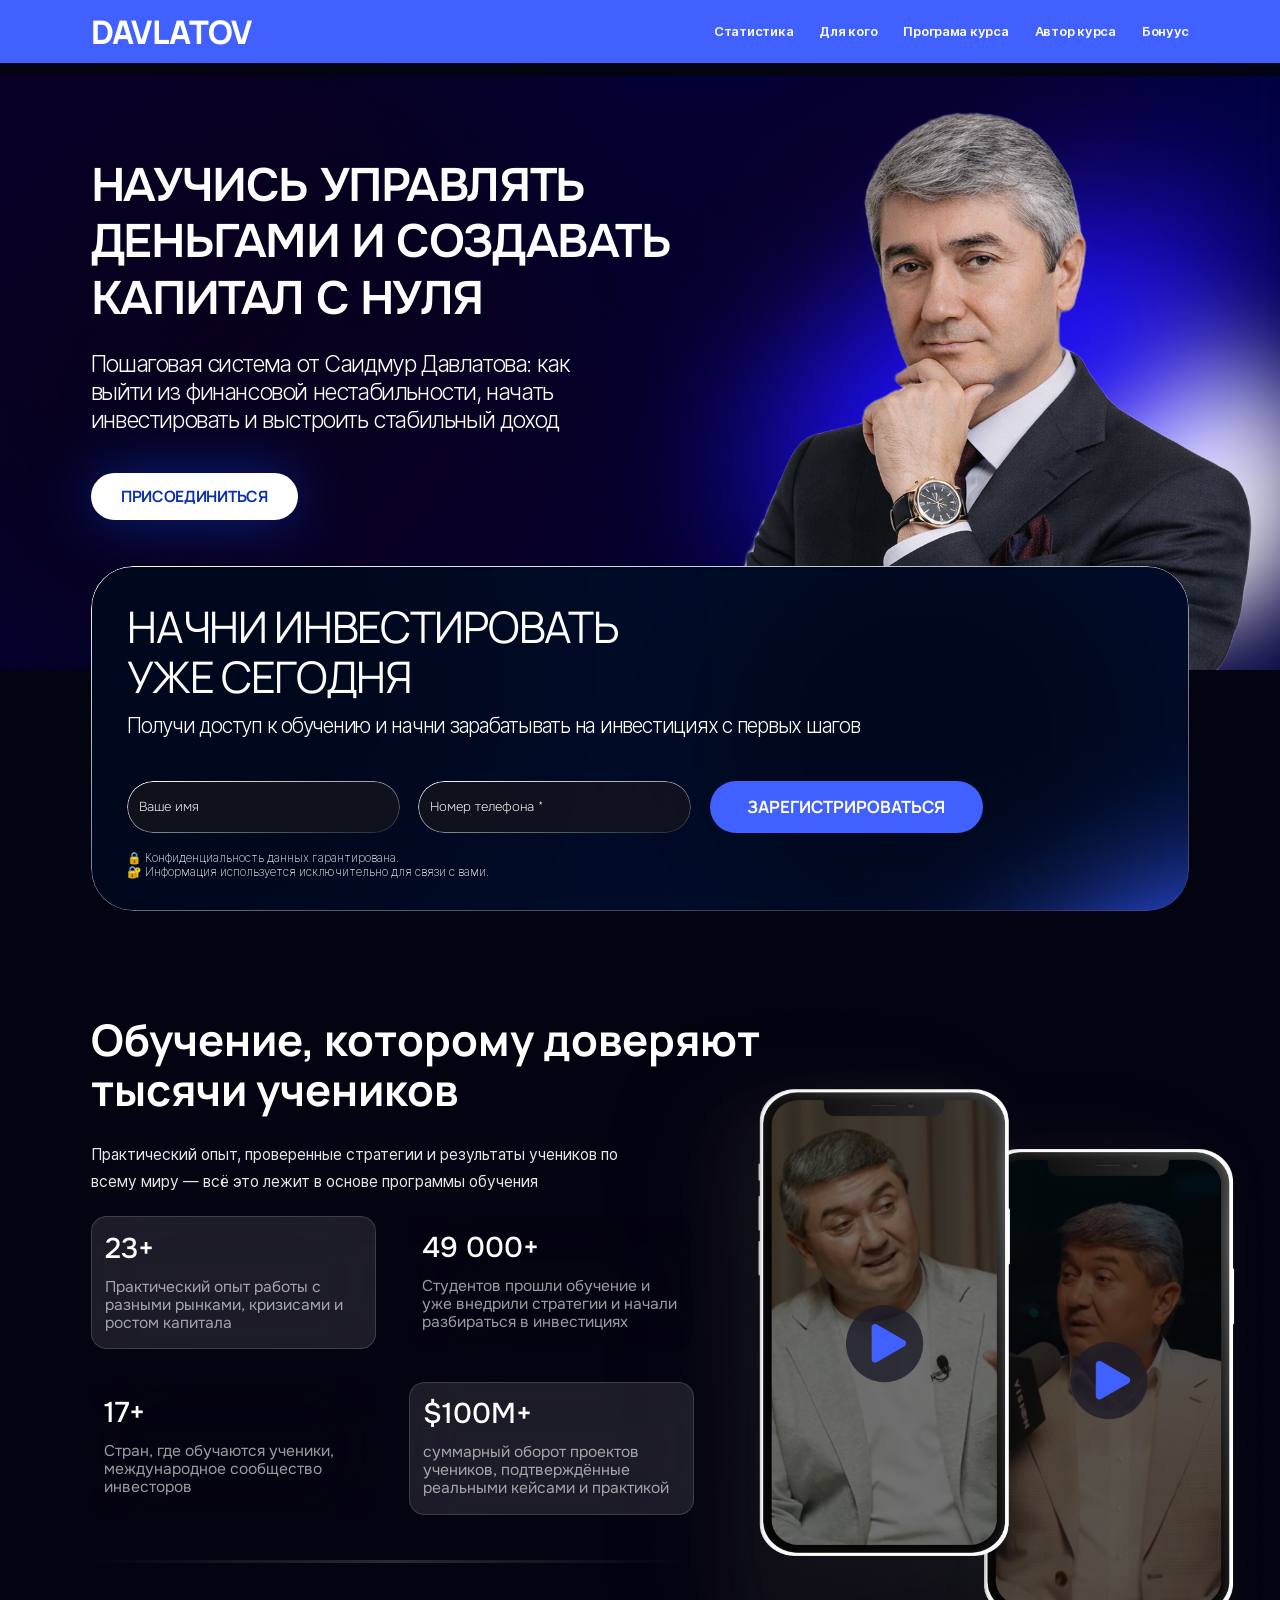
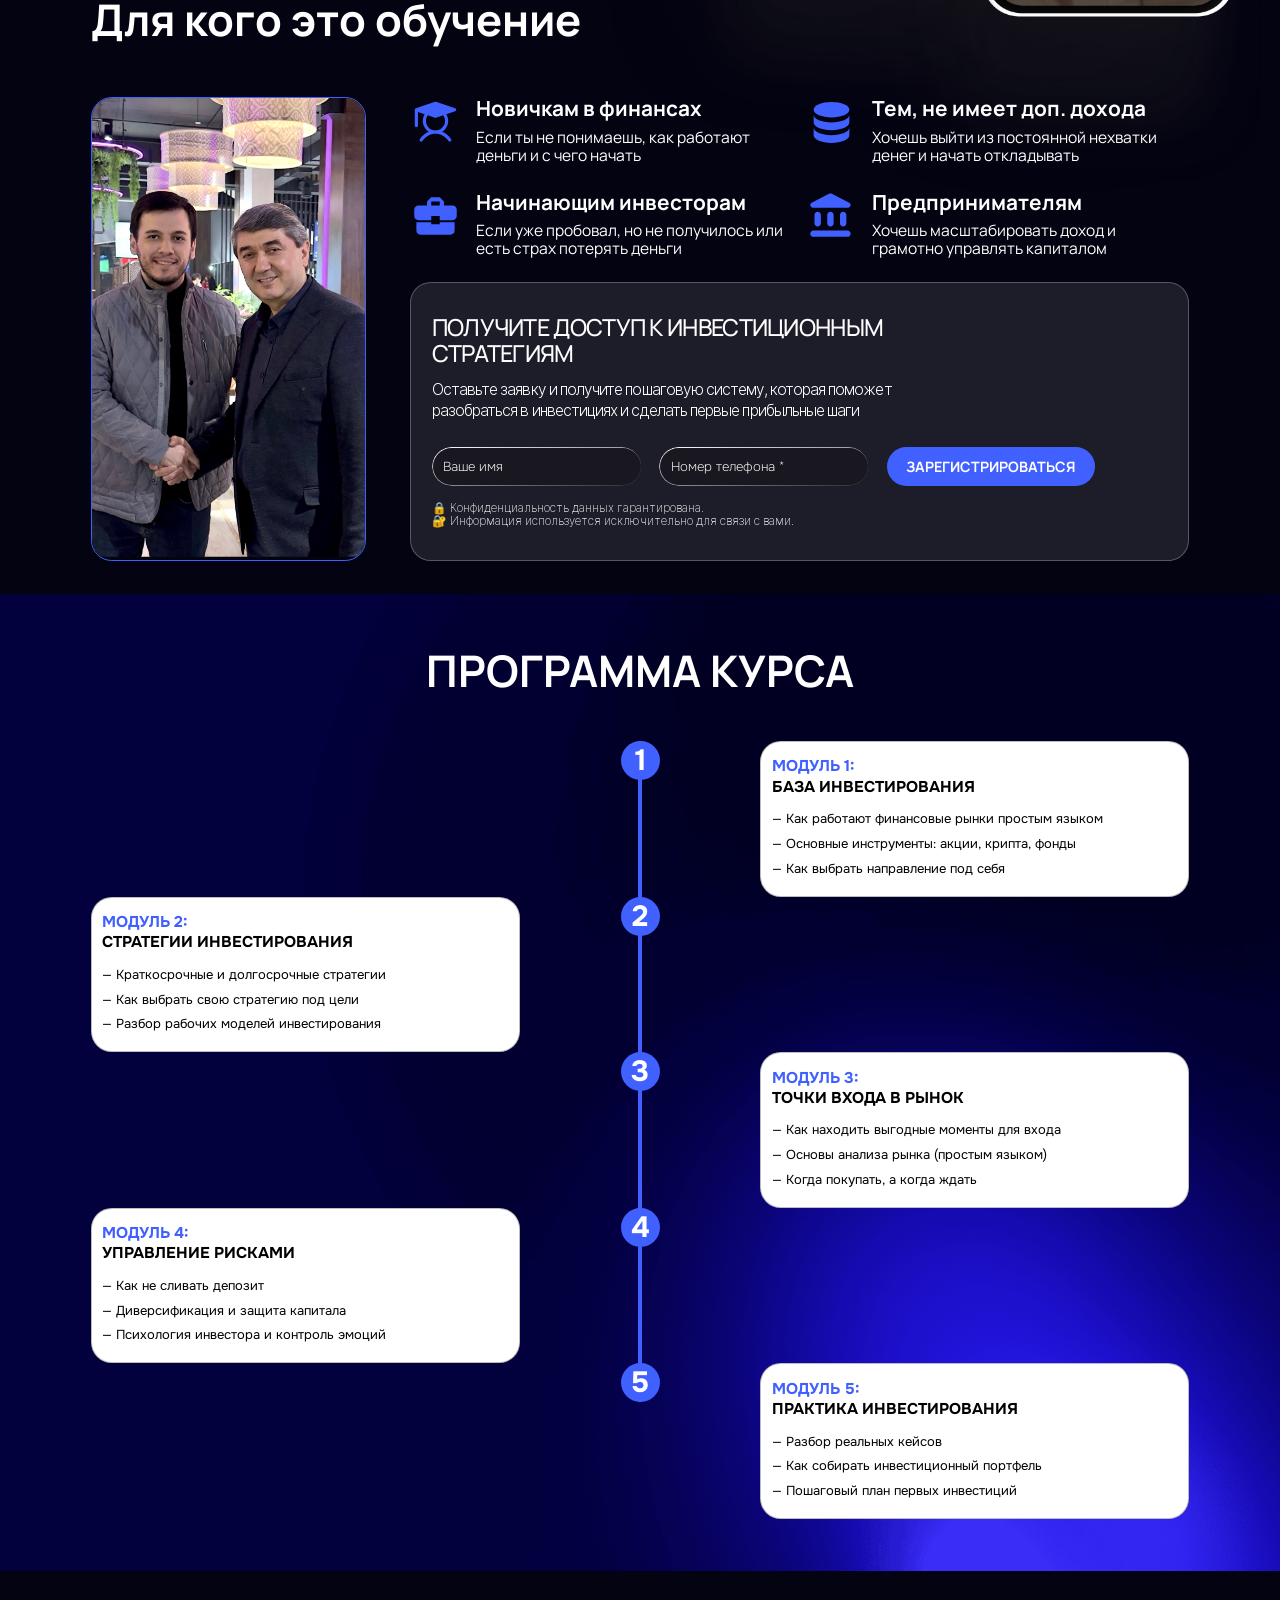
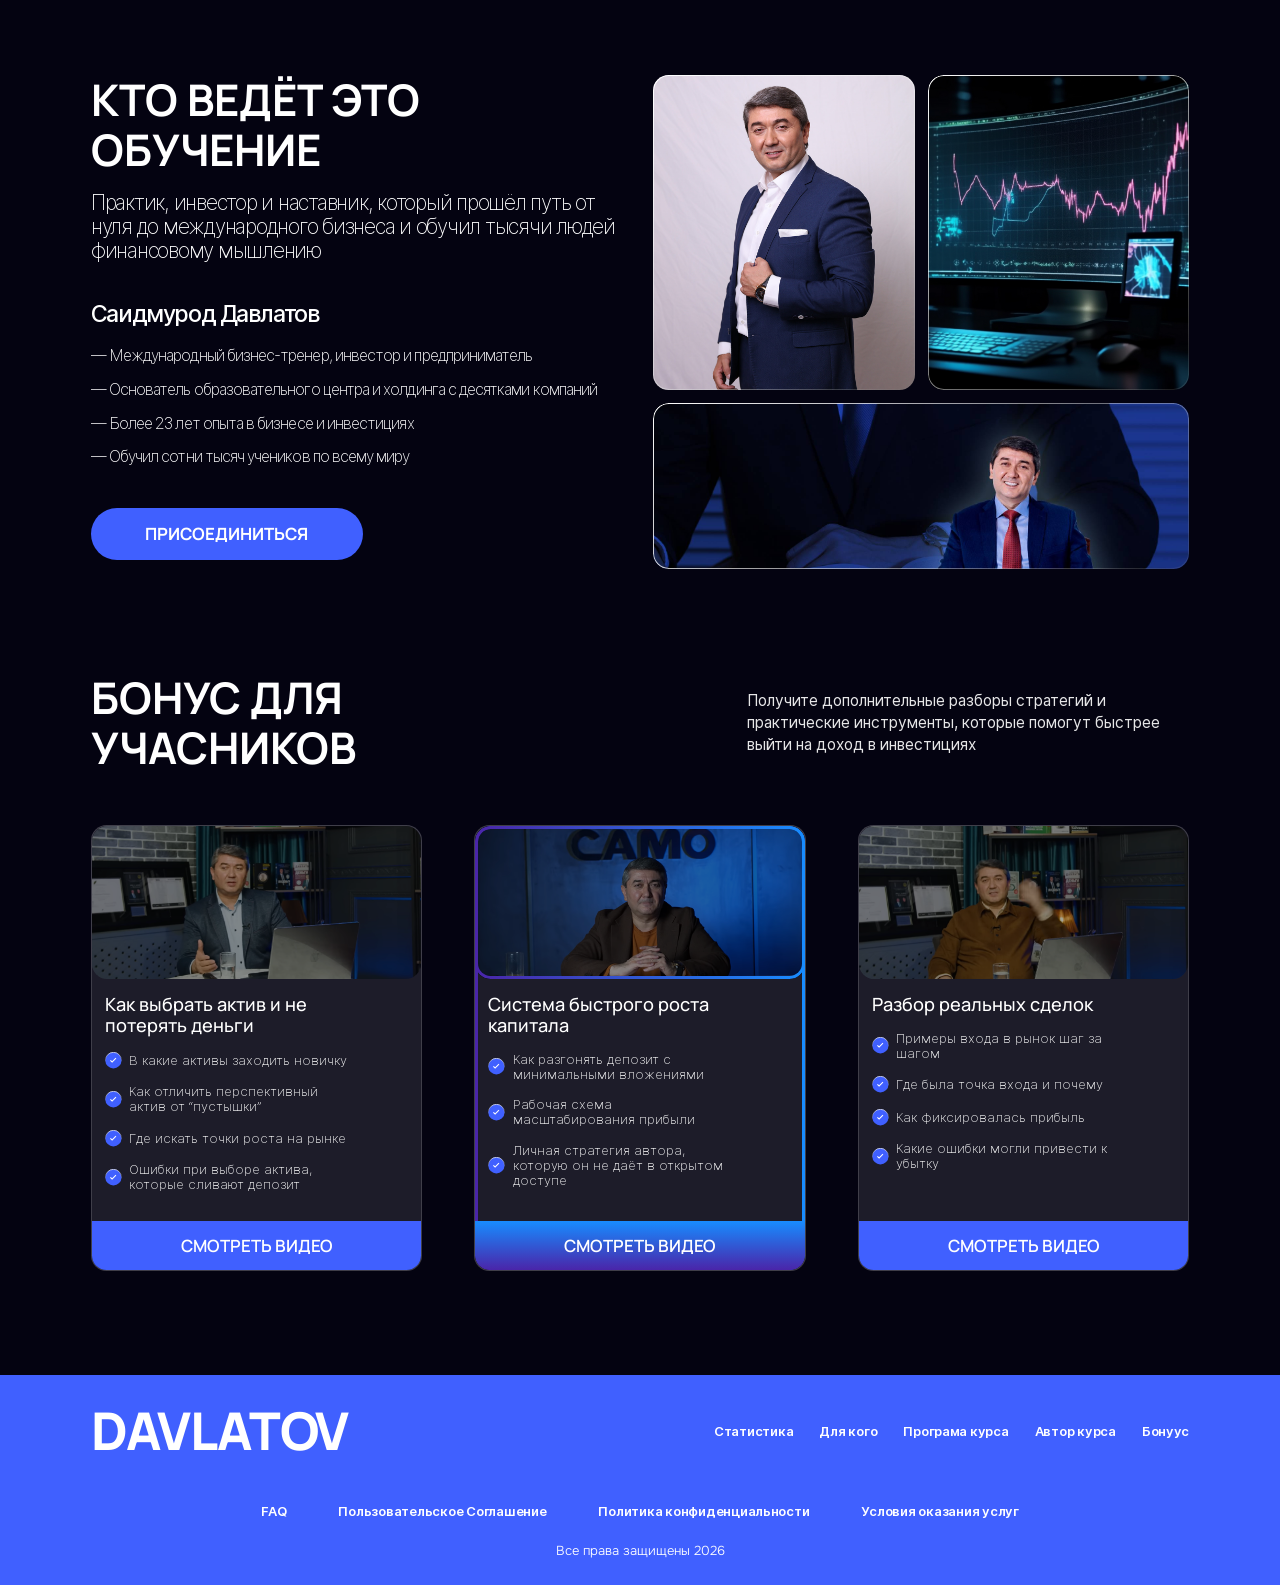
<file: index.html>
<!DOCTYPE html>
<html lang="ru">
<head>
    <meta charset="UTF-8">
    <meta name="viewport" content="width=device-width, initial-scale=1.0">
    <title>DAVLATOV</title>
    <!-- favicon -->
    <link rel="icon" href="./images/logo/favicon.svg">
    <!-- favicon -->
    <!-- fonts -->
    <link rel="preconnect" href="https://fonts.googleapis.com">
    <link rel="preconnect" href="https://fonts.gstatic.com" crossorigin>
    <link href="https://fonts.googleapis.com/css2?family=Manrope:wght@200..800&family=Onest:wght@100..900&display=swap"
        rel="stylesheet">
    <link rel="stylesheet" href="./assets/fonts/Inter/stylesheet.css">
    <!-- fonts -->
    <!-- css link -->
    <link rel="stylesheet" href="./assets/scss/style.css">
    <!-- css link -->
</head>
<body class="body_wrap">
    <div class="wrapper">

        <!-- header -->
        <header class="header">
            <div class="container">
                <a href="/" class="logo">
                    <span>
                        DAVLATOV
                    </span>
                </a>
                <button class="header_burger" aria-label="Open navigation" aria-expanded="false" aria-controls="nav-list">
                    <span aria-hidden="true"></span>
                </button>
                <ul class="header_link" id="nav-list">
                    <li>
                        <a href="#">
                            Статистика
                        </a>
                    </li>
                    <li>
                        <a href="#">
                            Для кого
                        </a>
                    </li>
                    <li>
                        <a href="#">
                            Програма курса
                        </a>
                    </li>
                    <li>
                        <a href="#">
                            Автор курса
                        </a>
                    </li>
                    <li>
                        <a href="#">
                            Бонуус
                        </a>
                    </li>
                </ul>
            </div>
        </header>
        <!-- header -->

        <!-- main -->
        <main>

            <!-- Home -->
            <section class="home">
                <div class="home-bg">
                    <img src="./assets/images/home-bg.png" alt="" class="bg-img">
                    <img src="./assets/images/home-card.png" alt="" class="home-card">
                </div>
                <div class="container home-container">
                    <h1>Научись управлять деньгами и создавать капитал с нуля</h1>
                    <p class="description">Пошаговая система от Саидмур Давлатова: как выйти из финансовой нестабильности, начать инвестировать и выстроить стабильный доход</p>
                    <a href="#" class="btn-white">Присоединиться</a>
                    <div class="contact-form">
                        <img src="./assets/images/contact-form-bg.png" alt="" class="contact-form__bg">
                        <h3>Начни инвестировать<br> уже сегодня</h3>
                        <h4>Получи доступ к обучению и начни зарабатывать на инвестициях с первых шагов</h4>
                        <div class="form-group">
                            <div class="form-inp">
                                <input type="text" placeholder="Ваше имя">
                            </div>
                            <div class="form-inp">
                                <input type="tel" placeholder="Номер телефона *">
                            </div>
                            <button class="btn-blue">ЗАРЕГИСТРИРОВАТЬСЯ</button>
                        </div>
                        <ul>
                            <li>🔒 Конфиденциальность данных гарантирована.</li>
                            <li>🔐 Информация используется исключительно для связи с вами.</li>
                        </ul>
                    </div>
                </div>
            </section>
            <!-- Home end -->

            <!-- students -->
            <section class="students section-top">
                <div class="container">
                    <div class="students_text">
                        <h2 class="sec-title">
                            Обучение, которому доверяют тысячи учеников
                        </h2>
                        <p class="description">
                            Практический опыт, проверенные стратегии и результаты учеников по всему миру — всё это лежит в основе программы обучения
                        </p>
                        <div class="students_in">
                            <div class="students_block">
                                <h3>
                                    23+
                                </h3>
                                <p>
                                    Практический опыт работы с разными рынками, кризисами и ростом капитала
                                </p>
                            </div>
                            <div class="students_block two">
                                <h3>
                                    49 000+
                                </h3>
                                <p>
                                    Cтудентов прошли обучение
                                    и уже внедрили стратегии и начали разбираться в инвестициях
                                </p>
                            </div>
                            <div class="students_block two">
                                <h3>
                                    17+
                                </h3>
                                <p>
                                    Стран, где обучаются ученики, международное сообщество инвесторов
                                </p>
                            </div>
                            <div class="students_block">
                                <h3>
                                    $100M+
                                </h3>
                                <p>
                                    суммарный оборот проектов учеников, подтверждённые реальными кейсами и практикой
                                </p>
                            </div>
                        </div>
                        <div class="line"></div>
                    </div>
                    <img class="students_img" src="./assets/images/students_img.png" alt="">
                </div>
            </section>
            <!-- students -->

            <!-- about -->
            <section class="about">
                <div class="container">
                    <h2 class="sec-title">
                        Для кого это обучение
                    </h2>
                    <div class="about_in">
                        <div class="about_img">
                            <img src="./assets/images/about_img.jpg" alt="">
                        </div>
                        <div class="about_text">
                            <div class="about_blocks">
                                <div class="about_block">
                                    <img src="./assets/images/about_icon1.svg" alt="">
                                    <div class="about_block-text">
                                        <h3>
                                            Новичкам в финансах
                                        </h3>
                                        <p>
                                            Если ты не понимаешь, как работают деньги и с чего начать
                                        </p>
                                    </div>
                                </div>
                                <div class="about_block">
                                    <img src="./assets/images/about_icon2.svg" alt="">
                                    <div class="about_block-text">
                                        <h3>
                                            Тем, не имеет доп. дохода
                                        </h3>
                                        <p>
                                            Хочешь выйти из постоянной нехватки денег и начать откладывать
                                        </p>
                                    </div>
                                </div>
                                <div class="about_block">
                                    <img src="./assets/images/about_icon3.svg" alt="">
                                    <div class="about_block-text">
                                        <h3>
                                            Начинающим инвесторам
                                        </h3>
                                        <p>
                                            Если уже пробовал, но не получилось
                                            или есть страх потерять деньги
                                        </p>
                                    </div>
                                </div>
                                <div class="about_block">
                                    <img src="./assets/images/about_icon4.svg" alt="">
                                    <div class="about_block-text">
                                        <h3>
                                            Предпринимателям
                                        </h3>
                                        <p>
                                            Хочешь масштабировать доход и грамотно управлять капиталом
                                        </p>
                                    </div>
                                </div>
                            </div>
                            <div class="contact-form">
                                <h3>
                                    Получите доступ к инвестиционным стратегиям
                                </h3>
                                <h4>
                                    Оставьте заявку и получите пошаговую систему, которая поможет разобраться в инвестициях и сделать первые прибыльные шаги
                                </h4>
                                <div class="form-group">
                                    <div class="form-inp">
                                        <input type="text" placeholder="Ваше имя">
                                    </div>
                                    <div class="form-inp">
                                        <input type="tel" placeholder="Номер телефона *">
                                    </div>
                                    <button class="btn-blue">ЗАРЕГИСТРИРОВАТЬСЯ</button>
                                </div>
                                <ul>
                                    <li>🔒 Конфиденциальность данных гарантирована.</li>
                                    <li>🔐 Информация используется исключительно для связи с вами.</li>
                                </ul>
                            </div>
                        </div>
                    </div>
                </div>
            </section>
            <!-- about -->

            <!-- structure -->
            <section class="structure">
                <div class="container">
                    <h2 class="sec-title">
                        Программа курса
                    </h2>
                    <div class="structure_in">
                        <div class="numbers">
                            <span class="number_block">1</span>
                            <span class="number_block">2</span>
                            <span class="number_block">3</span>
                            <span class="number_block">4</span>
                            <span class="number_block">5</span>
                        </div>
                        <div class="structure_block">
                            <h3>
                                <span>
                                    Модуль 1:
                                </span>
                                База инвестирования
                            </h3>
                            <ul>
                                <li>
                                    — Как работают финансовые рынки простым языком
                                </li>
                                <li>
                                    — Основные инструменты: акции, крипта, фонды
                                </li>
                                <li>
                                    — Как выбрать направление под себя
                                </li>
                            </ul>
                        </div>
                        <div class="structure_block">
                            <h3>
                                <span>
                                    Модуль 2:
                                </span>
                                Стратегии инвестирования
                            </h3>
                            <ul>
                                <li>
                                    — Краткосрочные и долгосрочные стратегии
                                </li>
                                <li>
                                    — Как выбрать свою стратегию под цели
                                </li>
                                <li>
                                    — Разбор рабочих моделей инвестирования
                                </li>
                            </ul>
                        </div>
                        <div class="structure_block">
                            <h3>
                                <span>
                                    Модуль 3:
                                </span>
                                Точки входа в рынок
                            </h3>
                            <ul>
                                <li>
                                    — Как находить выгодные моменты для входа
                                </li>
                                <li>
                                    — Основы анализа рынка (простым языком)
                                </li>
                                <li>
                                    — Когда покупать, а когда ждать
                                </li>
                            </ul>
                        </div>
                        <div class="structure_block">
                            <h3>
                                <span>
                                    Модуль 4:
                                </span>
                                Управление рисками
                            </h3>
                            <ul>
                                <li>
                                    — Как не сливать депозит
                                </li>
                                <li>
                                    — Диверсификация и защита капитала
                                </li>
                                <li>
                                    — Психология инвестора и контроль эмоций
                                </li>
                            </ul>
                        </div>
                        <div class="structure_block">
                            <h3>
                                <span>
                                    Модуль 5:
                                </span>
                                Практика инвестирования
                            </h3>
                            <ul>
                                <li>
                                    — Разбор реальных кейсов
                                </li>
                                <li>
                                    — Как собирать инвестиционный портфель
                                </li>
                                <li>
                                    — Пошаговый план первых инвестиций
                                </li>
                            </ul>
                        </div>
                    </div>
                </div>
            </section>
            <!-- structure -->

            <!-- training -->
            <section class="training section-top">
                <div class="container">
                    <div class="training_text">
                        <h2 class="sec-title">
                            Кто ведёт это обучение
                        </h2>
                        <p>
                            Практик, инвестор и наставник, который прошёл путь от нуля до международного бизнеса и обучил тысячи людей финансовому
                            мышлению
                        </p>
                        <h3>
                            Саидмурод Давлатов
                        </h3>
                        <ul>
                            <li>
                                — Международный бизнес-тренер, инвестор и предприниматель
                            </li>
                            <li>
                                — Основатель образовательного центра и холдинга с десятками компаний
                            </li>
                            <li>
                                — Более 23 лет опыта в бизнесе и инвестициях
                            </li>
                            <li>
                                — Обучил сотни тысяч учеников по всему миру
                            </li>
                        </ul>
                        <button class="btn-blue">
                            ПРИСОЕДИНИТЬСЯ
                        </button>
                    </div>
                    <div class="training_imgs">
                        <div class="training_img">
                            <img src="./assets/images/training1.jpg" alt="">
                        </div>
                        <div class="training_img">
                            <img src="./assets/images/training2.jpg" alt="">
                        </div>
                        <div class="training_img">
                            <img src="./assets/images/training3.jpg" alt="">
                        </div>
                    </div>
                </div>
            </section>
            <!-- training -->

            <!-- cards -->
            <section class="cards section-top">
                <div class="container">
                    <div class="cards_head">
                        <h2 class="sec-title">
                            БОНУС ДЛЯ УЧАСНИКОВ
                        </h2>
                        <p>
                            Получите дополнительные разборы стратегий и практические инструменты, которые помогут быстрее выйти на доход в
                            инвестициях
                        </p>
                    </div>
                    <div class="cards_in">
                        <div class="card">
                            <div class="card_img">
                                <img src="./assets/images/card1.png" alt="">
                            </div>
                            <div class="card_text">
                                <h3>
                                    Как выбрать актив и не потерять деньги
                                </h3>
                                <ul>
                                    <li>
                                        <img src="./assets/images/card_icon.svg" alt="">
                                        <span>
                                            В какие активы заходить новичку
                                        </span>
                                    </li>
                                    <li>
                                        <img src="./assets/images/card_icon.svg" alt="">
                                        <span>
                                            Как отличить перспективный актив от “пустышки”
                                        </span>
                                    </li>
                                    <li>
                                        <img src="./assets/images/card_icon.svg" alt="">
                                        <span>
                                            Где искать точки роста на рынке
                                        </span>
                                    </li>
                                    <li>
                                        <img src="./assets/images/card_icon.svg" alt="">
                                        <span>
                                            Ошибки при выборе актива, которые сливают депозит
                                        </span>
                                    </li>
                                </ul>
                            </div>
                            <button class="card_btn btn-blue">
                                Смотреть видео
                            </button>
                        </div>
                        <div class="card center_card">
                            <div class="card_img">
                                <img src="./assets/images/card2.png" alt="">
                            </div>
                            <div class="card_text">
                                <h3>
                                    Система быстрого роста капитала
                                </h3>
                                <ul>
                                    <li>
                                        <img src="./assets/images/card_icon.svg" alt="">
                                        <span>
                                            Как разгонять депозит с минимальными вложениями
                                        </span>
                                    </li>
                                    <li>
                                        <img src="./assets/images/card_icon.svg" alt="">
                                        <span>
                                            Рабочая схема масштабирования прибыли
                                        </span>
                                    </li>
                                    <li>
                                        <img src="./assets/images/card_icon.svg" alt="">
                                        <span>
                                            Личная стратегия автора, которую он не даёт в открытом доступе
                                        </span>
                                    </li>
                                </ul>
                            </div>
                            <button class="card_btn btn-blue">
                                Смотреть видео
                            </button>
                        </div>
                        <div class="card">
                            <div class="card_img">
                                <img src="./assets/images/card3.png" alt="">
                            </div>
                            <div class="card_text">
                                <h3>
                                    Разбор реальных сделок
                                </h3>
                                <ul>
                                    <li>
                                        <img src="./assets/images/card_icon.svg" alt="">
                                        <span>
                                            Примеры входа в рынок шаг за шагом
                                        </span>
                                    </li>
                                    <li>
                                        <img src="./assets/images/card_icon.svg" alt="">
                                        <span>
                                            Где была точка входа и почему
                                        </span>
                                    </li>
                                    <li>
                                        <img src="./assets/images/card_icon.svg" alt="">
                                        <span>
                                            Как фиксировалась прибыль
                                        </span>
                                    </li>
                                    <li>
                                        <img src="./assets/images/card_icon.svg" alt="">
                                        <span>
                                            Какие ошибки могли привести к убытку
                                        </span>
                                    </li>
                                </ul>
                            </div>
                            <button class="card_btn btn-blue">
                                Смотреть видео
                            </button>
                        </div>
                    </div>
                </div>
            </section>
            <!-- cards -->

        </main>
        <!-- main -->

        <!-- footer -->
        <footer class="footer section-top">
            <div class="container">
                <div class="footer_top">
                    <a href="/" class="logo">
                        DAVLATOV
                    </a>
                    <ul class="footer_link">
                        <li>
                            <a href="#">
                                Статистика
                            </a>
                        </li>
                        <li>
                            <a href="#">
                                Для кого
                            </a>
                        </li>
                        <li>
                            <a href="#">
                                Програма курса
                            </a>
                        </li>
                        <li>
                            <a href="#">
                                Автор курса
                            </a>
                        </li>
                        <li>
                            <a href="#">
                                Бонуус
                            </a>
                        </li>
                    </ul>
                </div>
                <div class="footer_bottom">
                    <ul>
                        <li>
                            <a href="#">
                                FAQ
                            </a>
                        </li>
                        <li>
                            <a href="./user-agreement.html">
                                Пользовательское Соглашение
                            </a>
                        </li>
                        <li>
                            <a href="./policy.html">
                                Политика конфиденциальности
                            </a>
                        </li>
                        <li>
                            <a href="./terms-service.html">
                                Условия оказания услуг
                            </a>
                        </li>
                    </ul>
                    <span>
                        Все права защищены 2026
                    </span>
                </div>
            </div>
        </footer>
        <!-- footer -->
    </div>

    <!-- js file -->
    <script src="./assets/scripts/main.js" defer></script>
    <!-- js file -->
</body>
</html>
</file>
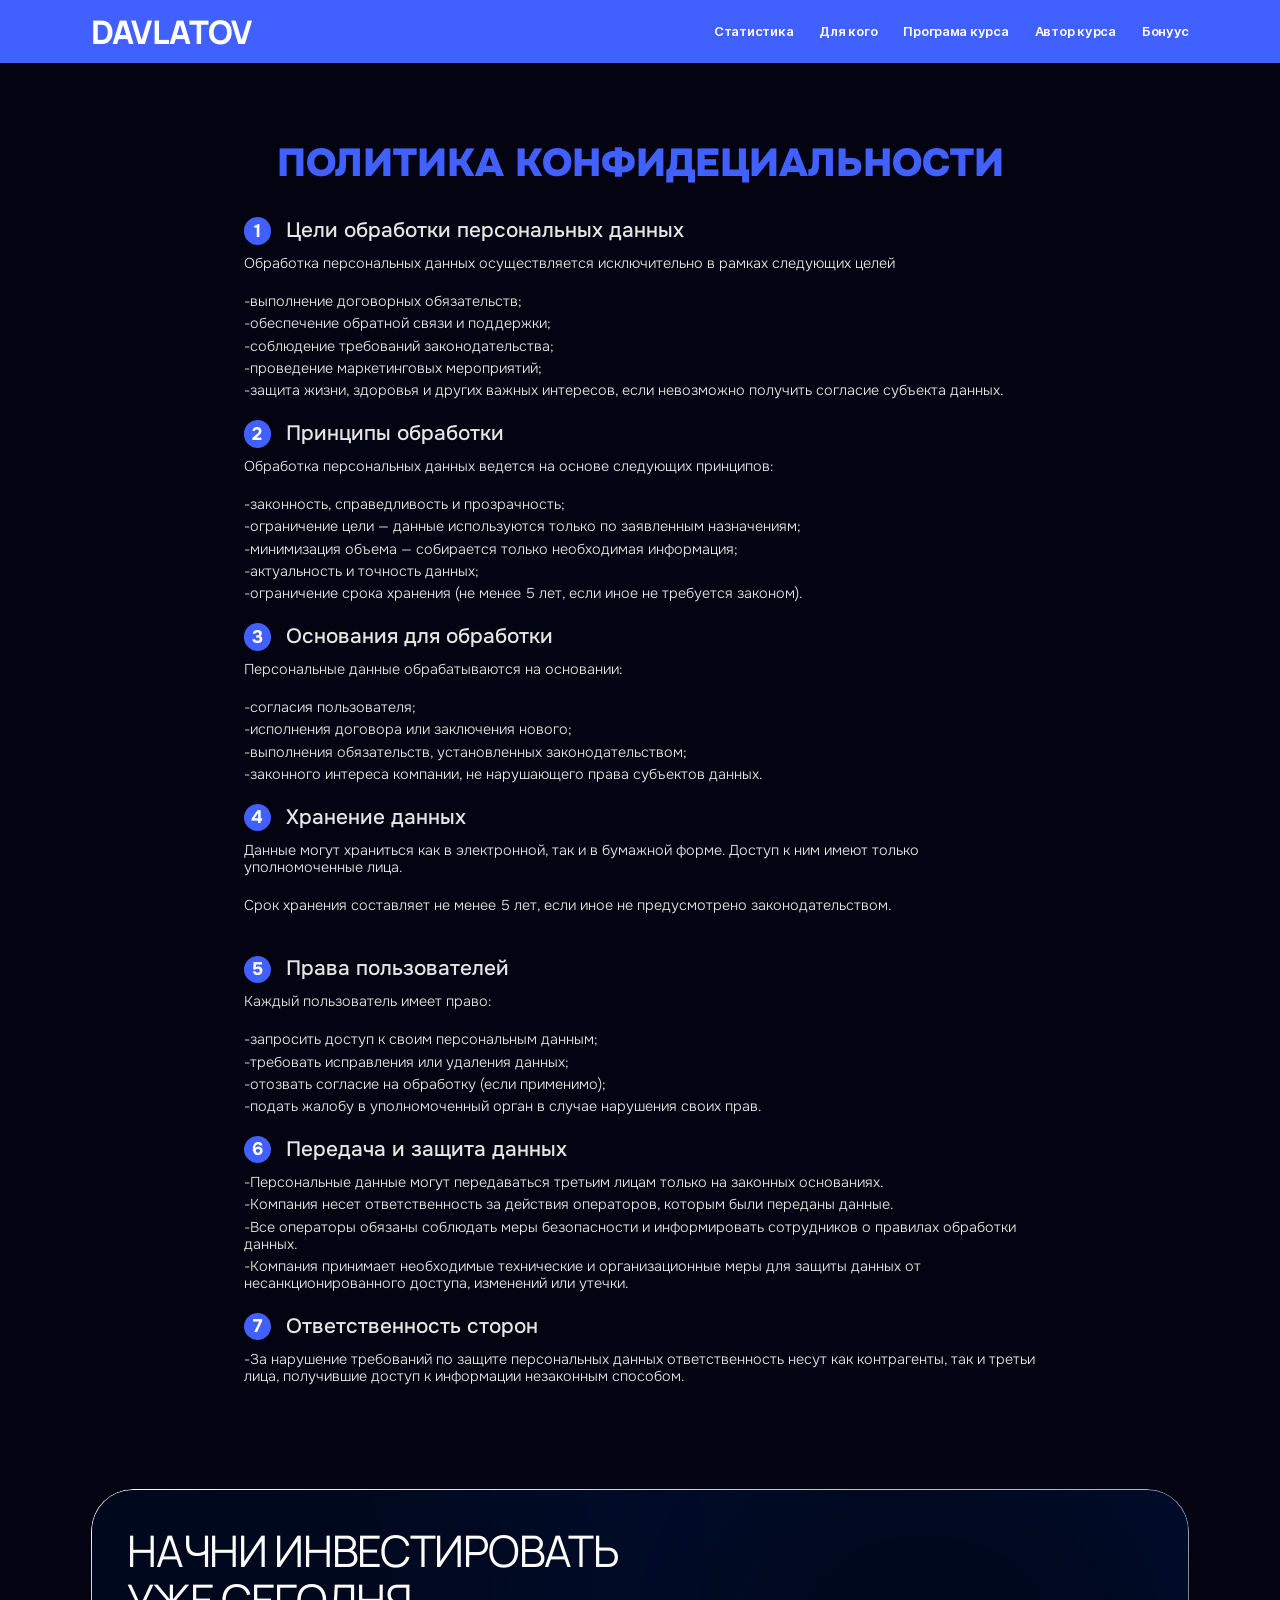
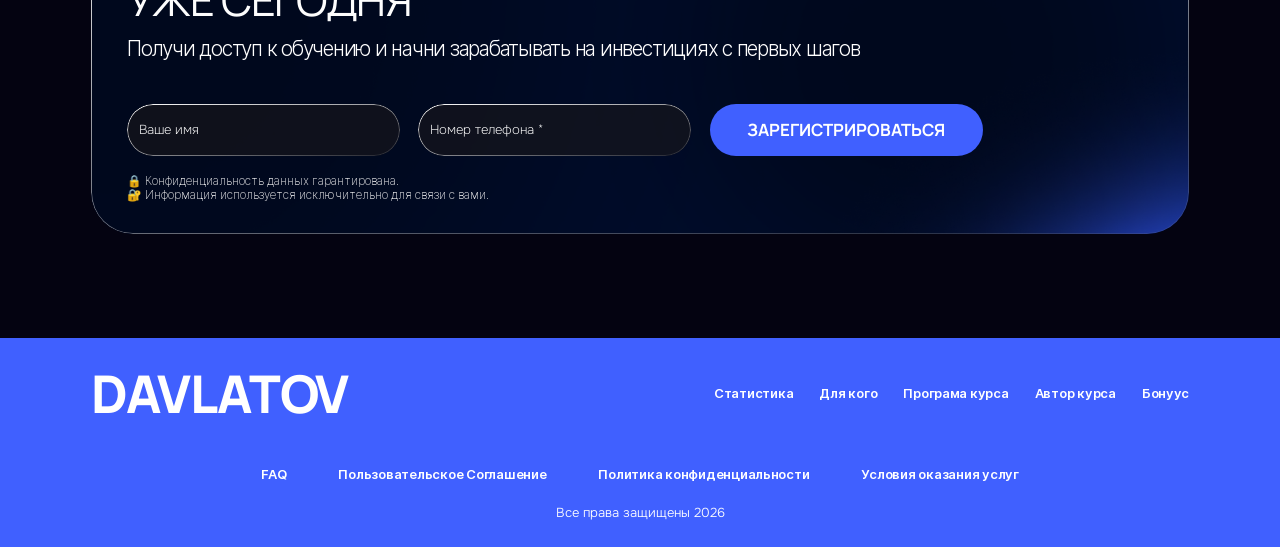
<file: policy.html>
<!DOCTYPE html>
<html lang="ru">

<head>
  <meta charset="UTF-8">
  <meta name="viewport" content="width=device-width, initial-scale=1.0">
  <title>DAVLATOV</title>
  <!-- favicon -->
  <link rel="icon" href="./images/logo/favicon.svg">
  <!-- favicon -->
  <!-- fonts -->
  <link rel="preconnect" href="https://fonts.googleapis.com">
  <link rel="preconnect" href="https://fonts.gstatic.com" crossorigin>
  <link href="https://fonts.googleapis.com/css2?family=Manrope:wght@200..800&family=Onest:wght@100..900&display=swap"
    rel="stylesheet">
  <link rel="stylesheet" href="./assets/fonts/Inter/stylesheet.css">
  <!-- fonts -->
  <!-- css link -->
  <link rel="stylesheet" href="./assets/scss/style.css">
  <!-- css link -->
</head>

<body class="body_wrap">
  <div class="wrapper">

    <!-- header -->
    <header class="header">
      <div class="container">
        <a href="/" class="logo">
          <span>
            DAVLATOV
          </span>
        </a>
        <button class="header_burger" aria-label="Open navigation" aria-expanded="false" aria-controls="nav-list">
          <span aria-hidden="true"></span>
        </button>
        <ul class="header_link" id="nav-list">
          <li>
            <a href="#">
              Статистика
            </a>
          </li>
          <li>
            <a href="#">
              Для кого
            </a>
          </li>
          <li>
            <a href="#">
              Програма курса
            </a>
          </li>
          <li>
            <a href="#">
              Автор курса
            </a>
          </li>
          <li>
            <a href="#">
              Бонуус
            </a>
          </li>
        </ul>
      </div>
    </header>
    <!-- header -->

    <!-- main -->
    <main>

      <!-- policy -->
      <section class="policy">
        <div class="container">
          <h1>
            Политика конфидециальности
          </h1>
          <div class="policy_in">
            <div class="policy_block">
              <div class="title">
                <div class="number"><span>1</span></div>
                <h3>Цели обработки персональных данных</h3>
              </div>
              <p>
                Обработка персональных данных осуществляется исключительно в рамках следующих целей
              </p>
              <ul>
                <li>-выполнение договорных обязательств;</li>
                <li>-обеспечение обратной связи и поддержки;</li>
                <li>-соблюдение требований законодательства;</li>
                <li>-проведение маркетинговых мероприятий;</li>
                <li>-защита жизни, здоровья и других важных интересов, если невозможно получить согласие субъекта данных.</li>
              </ul>
            </div>

            <div class="policy_block">
              <div class="title">
                <div class="number"><span>2</span></div>
                <h3>Принципы обработки</h3>
              </div>
              <p>
                Обработка персональных данных ведется на основе следующих принципов:
              </p>
              <ul>
                <li>-законность, справедливость и прозрачность;</li>
                <li>-ограничение цели — данные используются только по заявленным назначениям;</li>
                <li>-минимизация объема — собирается только необходимая информация;</li>
                <li>-актуальность и точность данных;</li>
                <li>-ограничение срока хранения (не менее 5 лет, если иное не требуется законом).</li>
              </ul>
            </div>

            <div class="policy_block">
              <div class="title">
                <div class="number"><span>3</span></div>
                <h3>Основания для обработки</h3>
              </div>
              <p>
                Персональные данные обрабатываются на основании:
              </p>
              <ul>
                <li>-согласия пользователя;</li>
                <li>-исполнения договора или заключения нового;</li>
                <li>-выполнения обязательств, установленных законодательством;</li>
                <li>-законного интереса компании, не нарушающего права субъектов данных.</li>
              </ul>
            </div>

            <div class="policy_block">
              <div class="title">
                <div class="number"><span>4</span></div>
                <h3>Хранение данных</h3>
              </div>
              <p>
                Данные могут храниться как в электронной, так и в бумажной форме. Доступ к ним имеют только уполномоченные лица.
              </p>
              <p>
                Срок хранения составляет не менее 5 лет, если иное не предусмотрено законодательством.
              </p>
            </div>

            <div class="policy_block">
              <div class="title">
                <div class="number"><span>5</span></div>
                <h3>Права пользователей</h3>
              </div>
              <p>
                Каждый пользователь имеет право:
              </p>
              <ul>
                <li>-запросить доступ к своим персональным данным;</li>
                <li>-требовать исправления или удаления данных;</li>
                <li>-отозвать согласие на обработку (если применимо);</li>
                <li>-подать жалобу в уполномоченный орган в случае нарушения своих прав.</li>
              </ul>
            </div>

            <div class="policy_block">
              <div class="title">
                <div class="number"><span>6</span></div>
                <h3>Передача и защита данных</h3>
              </div>
              <ul>
                <li>-Персональные данные могут передаваться третьим лицам только на законных основаниях.</li>
                <li>-Компания несет ответственность за действия операторов, которым были переданы данные.</li>
                <li>-Все операторы обязаны соблюдать меры безопасности и информировать сотрудников о правилах обработки данных.</li>
                <li>-Компания принимает необходимые технические и организационные меры для защиты данных от несанкционированного
                  доступа, изменений или утечки.</li>
              </ul>
            </div>

            <div class="policy_block">
              <div class="title">
                <div class="number"><span>7</span></div>
                <h3>Ответственность сторон</h3>
              </div>
              <ul>
                <li>-За нарушение требований по защите персональных данных ответственность несут как контрагенты, так и третьи лица,
                  получившие доступ к информации незаконным способом.</li>
              </ul>
            </div>
          </div>
        </div>
      </section>
      <!-- policy -->

      <section class="contact section-top">
        <div class="container">
          <div class="contact-form">
            <img src="./assets/images/contact-form-bg.png" alt="" class="contact-form__bg">
            <h3>Начни инвестировать<br> уже сегодня</h3>
            <h4>Получи доступ к обучению и начни зарабатывать на инвестициях с первых шагов</h4>
            <div class="form-group">
              <div class="form-inp">
                <input type="text" placeholder="Ваше имя">
              </div>
              <div class="form-inp">
                <input type="tel" placeholder="Номер телефона *">
              </div>
              <button class="btn-blue">ЗАРЕГИСТРИРОВАТЬСЯ</button>
            </div>
            <ul>
              <li>🔒 Конфиденциальность данных гарантирована.</li>
              <li>🔐 Информация используется исключительно для связи с вами.</li>
            </ul>
          </div>
        </div>
      </section>

    </main>
    <!-- main -->

    <!-- footer -->
    <footer class="footer section-top">
      <div class="container">
        <div class="footer_top">
          <a href="/" class="logo">
            DAVLATOV
          </a>
          <ul class="footer_link">
            <li>
              <a href="#">
                Статистика
              </a>
            </li>
            <li>
              <a href="#">
                Для кого
              </a>
            </li>
            <li>
              <a href="#">
                Програма курса
              </a>
            </li>
            <li>
              <a href="#">
                Автор курса
              </a>
            </li>
            <li>
              <a href="#">
                Бонуус
              </a>
            </li>
          </ul>
        </div>
        <div class="footer_bottom">
          <ul>
            <li>
              <a href="#">
                FAQ
              </a>
            </li>
            <li>
              <a href="./user-agreement.html">
                Пользовательское Соглашение
              </a>
            </li>
            <li>
              <a href="./policy.html">
                Политика конфиденциальности
              </a>
            </li>
            <li>
              <a href="./terms-service.html">
                Условия оказания услуг
              </a>
            </li>
          </ul>
          <span>
            Все права защищены 2026
          </span>
        </div>
      </div>
    </footer>
    <!-- footer -->
  </div>

  <!-- js file -->
  <script src="./assets/scripts/main.js" defer></script>
  <!-- js file -->
</body>

</html>
</file>
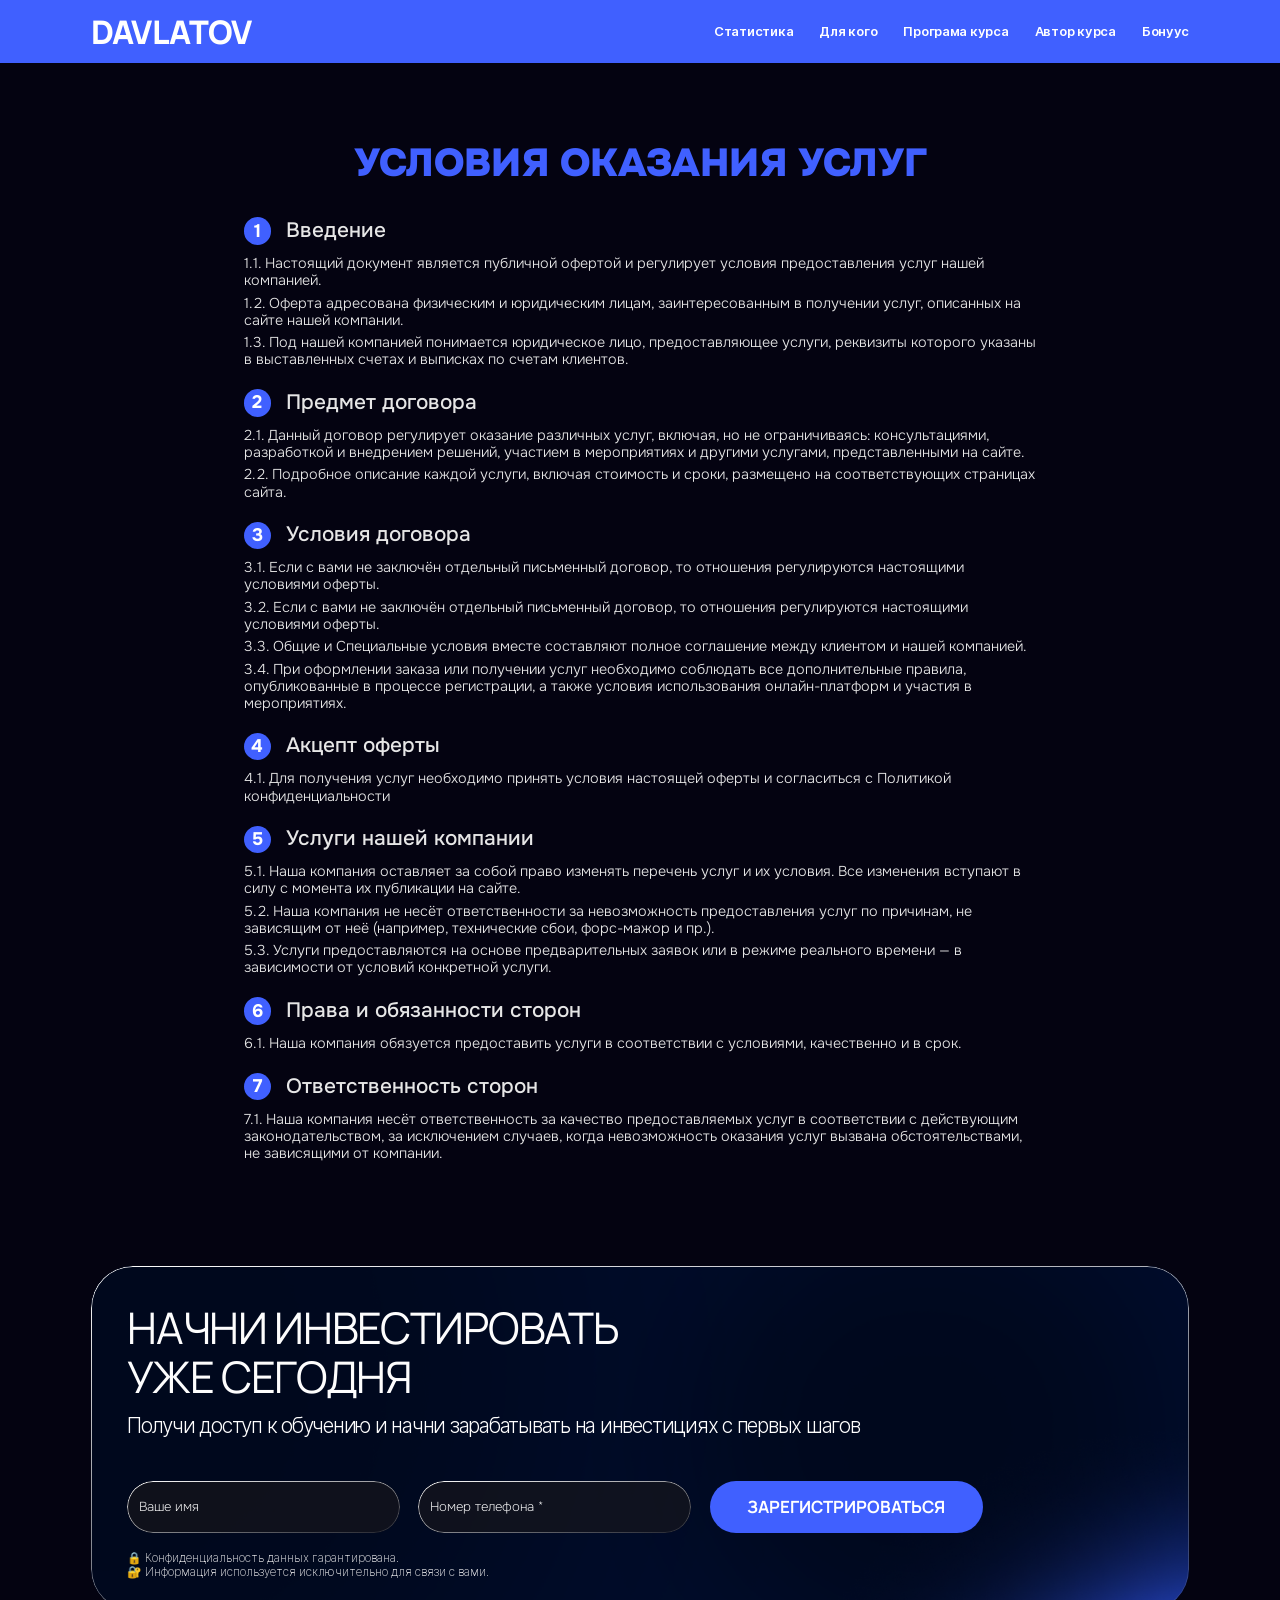
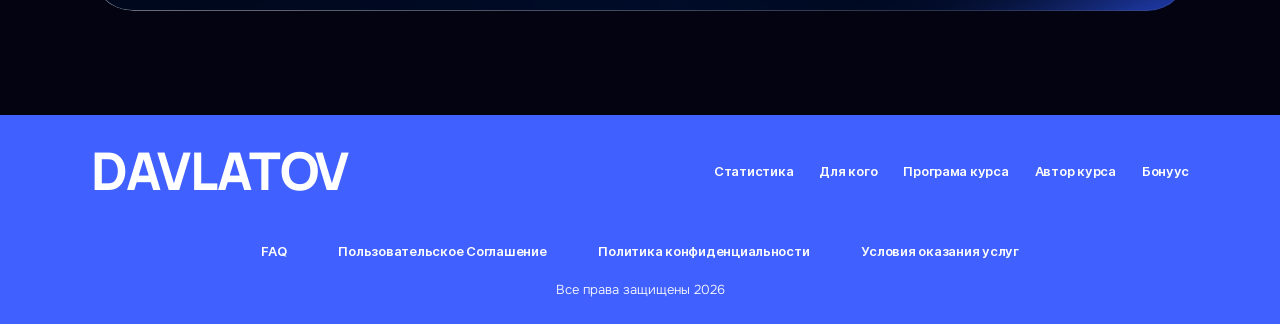
<file: terms-service.html>
<!DOCTYPE html>
<html lang="ru">

<head>
  <meta charset="UTF-8">
  <meta name="viewport" content="width=device-width, initial-scale=1.0">
  <title>DAVLATOV</title>
  <!-- favicon -->
  <link rel="icon" href="./images/logo/favicon.svg">
  <!-- favicon -->
  <!-- fonts -->
  <link rel="preconnect" href="https://fonts.googleapis.com">
  <link rel="preconnect" href="https://fonts.gstatic.com" crossorigin>
  <link href="https://fonts.googleapis.com/css2?family=Manrope:wght@200..800&family=Onest:wght@100..900&display=swap"
    rel="stylesheet">
  <link rel="stylesheet" href="./assets/fonts/Inter/stylesheet.css">
  <!-- fonts -->
  <!-- css link -->
  <link rel="stylesheet" href="./assets/scss/style.css">
  <!-- css link -->
</head>

<body class="body_wrap">
  <div class="wrapper">

    <!-- header -->
    <header class="header">
      <div class="container">
        <a href="/" class="logo">
          <span>
            DAVLATOV
          </span>
        </a>
        <button class="header_burger" aria-label="Open navigation" aria-expanded="false" aria-controls="nav-list">
          <span aria-hidden="true"></span>
        </button>
        <ul class="header_link" id="nav-list">
          <li>
            <a href="#">
              Статистика
            </a>
          </li>
          <li>
            <a href="#">
              Для кого
            </a>
          </li>
          <li>
            <a href="#">
              Програма курса
            </a>
          </li>
          <li>
            <a href="#">
              Автор курса
            </a>
          </li>
          <li>
            <a href="#">
              Бонуус
            </a>
          </li>
        </ul>
      </div>
    </header>
    <!-- header -->

    <!-- main -->
    <main>

      <!-- policy -->
      <section class="policy">
        <div class="container">
          <h1>
            Условия оказания услуг
          </h1>
          <div class="policy_in">
            <div class="policy_block">
              <div class="title">
                <div class="number"><span>1</span></div>
                <h3>Введение</h3>
              </div>
              <ul>
                <li>1.1. Настоящий документ является публичной офертой и регулирует условия предоставления услуг нашей компанией.
                </li>
                <li>1.2. Оферта адресована физическим и юридическим лицам, заинтересованным в получении услуг, описанных на сайте
                  нашей компании.</li>
                <li>1.3. Под нашей компанией понимается юридическое лицо, предоставляющее услуги, реквизиты которого указаны в
                  выставленных счетах и выписках по счетам клиентов.</li>
              </ul>
            </div>

            <div class="policy_block">
              <div class="title">
                <div class="number"><span>2</span></div>
                <h3>Предмет договора</h3>
              </div>
              <ul>
                <li>2.1. Данный договор регулирует оказание различных услуг, включая, но не ограничиваясь: консультациями,
                  разработкой и внедрением решений, участием в мероприятиях и другими услугами, представленными на сайте.</li>
                <li>2.2. Подробное описание каждой услуги, включая стоимость и сроки, размещено на соответствующих страницах сайта.
                </li>
              </ul>
            </div>

            <div class="policy_block">
              <div class="title">
                <div class="number"><span>3</span></div>
                <h3>Условия договора</h3>
              </div>
              <ul>
                <li>3.1. Если с вами не заключён отдельный письменный договор, то отношения регулируются настоящими условиями
                  оферты.</li>
                <li>3.2. Если с вами не заключён отдельный письменный договор, то отношения регулируются настоящими условиями
                  оферты.</li>
                <li>3.3. Общие и Специальные условия вместе составляют полное соглашение между клиентом и нашей компанией.</li>
                <li>3.4. При оформлении заказа или получении услуг необходимо соблюдать все дополнительные правила, опубликованные в
                  процессе регистрации, а также условия использования онлайн-платформ и участия в мероприятиях.</li>
              </ul>
            </div>

            <div class="policy_block">
              <div class="title">
                <div class="number"><span>4</span></div>
                <h3>Акцепт оферты</h3>
              </div>
              <ul>
                <li>4.1. Для получения услуг необходимо принять условия настоящей оферты и согласиться с Политикой
                  конфиденциальности</li>
              </ul>
            </div>

            <div class="policy_block">
              <div class="title">
                <div class="number"><span>5</span></div>
                <h3>Услуги нашей компании</h3>
              </div>
              <ul>
                <li>5.1. Наша компания оставляет за собой право изменять перечень услуг и их условия. Все изменения вступают в силу
                  с момента их публикации на сайте.</li>
                <li>5.2. Наша компания не несёт ответственности за невозможность предоставления услуг по причинам, не зависящим от
                  неё (например, технические сбои, форс-мажор и пр.).</li>
                <li>5.3. Услуги предоставляются на основе предварительных заявок или в режиме реального времени — в зависимости от
                  условий конкретной услуги.</li>
              </ul>
            </div>

            <div class="policy_block">
              <div class="title">
                <div class="number"><span>6</span></div>
                <h3>Права и обязанности сторон</h3>
              </div>
              <ul>
                <li>6.1. Наша компания обязуется предоставить услуги в соответствии с условиями, качественно и в срок.</li>
              </ul>
            </div>

            <div class="policy_block">
              <div class="title">
                <div class="number"><span>7</span></div>
                <h3>Ответственность сторон</h3>
              </div>
              <ul>
                <li>7.1. Наша компания несёт ответственность за качество предоставляемых услуг в соответствии с действующим
                  законодательством, за исключением случаев, когда невозможность оказания услуг вызвана обстоятельствами, не
                  зависящими от компании.</li>
              </ul>
            </div>
          </div>
        </div>
      </section>
      <!-- policy -->

      <section class="contact section-top">
        <div class="container">
          <div class="contact-form">
            <img src="./assets/images/contact-form-bg.png" alt="" class="contact-form__bg">
            <h3>Начни инвестировать<br> уже сегодня</h3>
            <h4>Получи доступ к обучению и начни зарабатывать на инвестициях с первых шагов</h4>
            <div class="form-group">
              <div class="form-inp">
                <input type="text" placeholder="Ваше имя">
              </div>
              <div class="form-inp">
                <input type="tel" placeholder="Номер телефона *">
              </div>
              <button class="btn-blue">ЗАРЕГИСТРИРОВАТЬСЯ</button>
            </div>
            <ul>
              <li>🔒 Конфиденциальность данных гарантирована.</li>
              <li>🔐 Информация используется исключительно для связи с вами.</li>
            </ul>
          </div>
        </div>
      </section>

    </main>
    <!-- main -->

    <!-- footer -->
    <footer class="footer section-top">
      <div class="container">
        <div class="footer_top">
          <a href="/" class="logo">
            DAVLATOV
          </a>
          <ul class="footer_link">
            <li>
              <a href="#">
                Статистика
              </a>
            </li>
            <li>
              <a href="#">
                Для кого
              </a>
            </li>
            <li>
              <a href="#">
                Програма курса
              </a>
            </li>
            <li>
              <a href="#">
                Автор курса
              </a>
            </li>
            <li>
              <a href="#">
                Бонуус
              </a>
            </li>
          </ul>
        </div>
        <div class="footer_bottom">
          <ul>
            <li>
              <a href="#">
                FAQ
              </a>
            </li>
            <li>
              <a href="./user-agreement.html">
                Пользовательское Соглашение
              </a>
            </li>
            <li>
              <a href="./policy.html">
                Политика конфиденциальности
              </a>
            </li>
            <li>
              <a href="./terms-service.html">
                Условия оказания услуг
              </a>
            </li>
          </ul>
          <span>
            Все права защищены 2026
          </span>
        </div>
      </div>
    </footer>
    <!-- footer -->
  </div>

  <!-- js file -->
  <script src="./assets/scripts/main.js" defer></script>
  <!-- js file -->
</body>

</html>
</file>
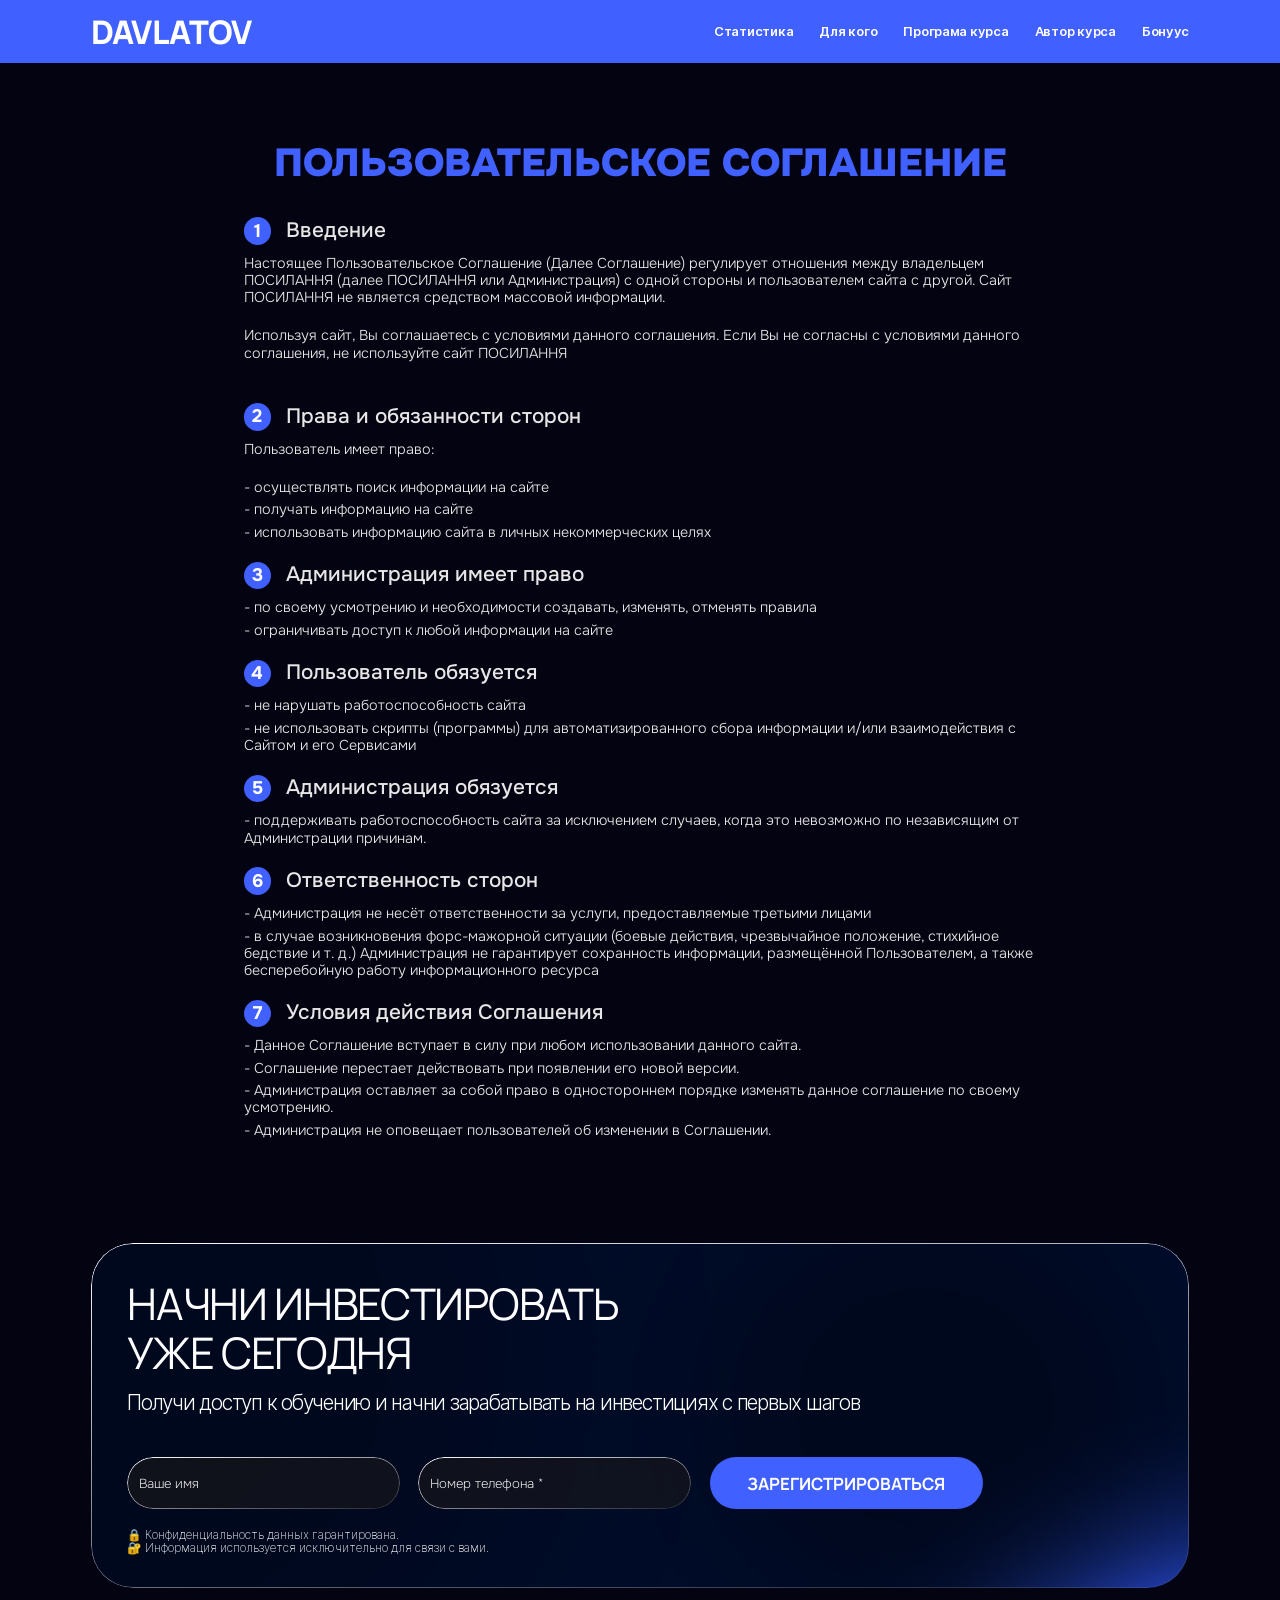
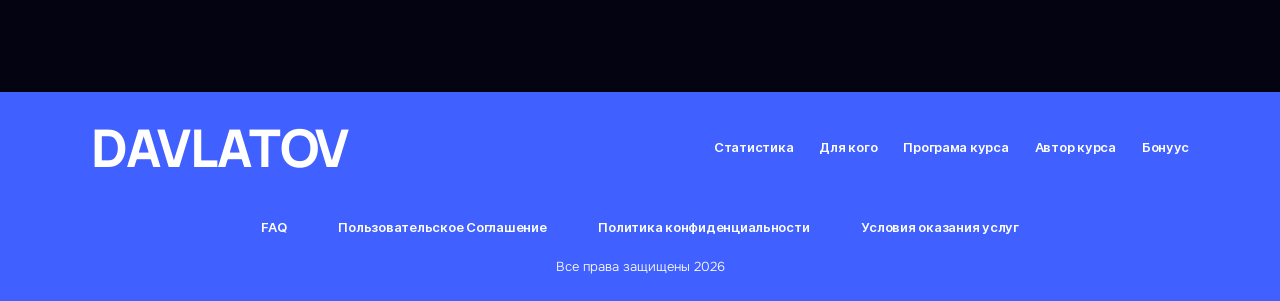
<file: user-agreement.html>
<!DOCTYPE html>
<html lang="ru">

<head>
  <meta charset="UTF-8">
  <meta name="viewport" content="width=device-width, initial-scale=1.0">
  <title>DAVLATOV</title>
  <!-- favicon -->
  <link rel="icon" href="./images/logo/favicon.svg">
  <!-- favicon -->
  <!-- fonts -->
  <link rel="preconnect" href="https://fonts.googleapis.com">
  <link rel="preconnect" href="https://fonts.gstatic.com" crossorigin>
  <link href="https://fonts.googleapis.com/css2?family=Manrope:wght@200..800&family=Onest:wght@100..900&display=swap"
    rel="stylesheet">
  <link rel="stylesheet" href="./assets/fonts/Inter/stylesheet.css">
  <!-- fonts -->
  <!-- css link -->
  <link rel="stylesheet" href="./assets/scss/style.css">
  <!-- css link -->
</head>

<body class="body_wrap">
  <div class="wrapper">

    <!-- header -->
    <header class="header">
      <div class="container">
        <a href="/" class="logo">
          <span>
            DAVLATOV
          </span>
        </a>
        <button class="header_burger" aria-label="Open navigation" aria-expanded="false" aria-controls="nav-list">
          <span aria-hidden="true"></span>
        </button>
        <ul class="header_link" id="nav-list">
          <li>
            <a href="#">
              Статистика
            </a>
          </li>
          <li>
            <a href="#">
              Для кого
            </a>
          </li>
          <li>
            <a href="#">
              Програма курса
            </a>
          </li>
          <li>
            <a href="#">
              Автор курса
            </a>
          </li>
          <li>
            <a href="#">
              Бонуус
            </a>
          </li>
        </ul>
      </div>
    </header>
    <!-- header -->

    <!-- main -->
    <main>

      <!-- policy -->
      <section class="policy">
        <div class="container">
          <h1>
            Пользовательское Соглашение
          </h1>
          <div class="policy_in">
            <div class="policy_block">
              <div class="title">
                <div class="number"><span>1</span></div>
                <h3>Введение</h3>
              </div>
              <p>
                Настоящее Пользовательское Соглашение (Далее Соглашение) регулирует отношения между владельцем ПОСИЛАННЯ (далее
                ПОСИЛАННЯ или Администрация) с одной стороны и пользователем сайта с другой.
                Сайт ПОСИЛАННЯ не является средством массовой информации.
              </p>
              <p>
                Используя сайт, Вы соглашаетесь с условиями данного соглашения.
                Если Вы не согласны с условиями данного соглашения, не используйте сайт ПОСИЛАННЯ
              </p>
            </div>

            <div class="policy_block">
              <div class="title">
                <div class="number"><span>2</span></div>
                <h3>Права и обязанности сторон</h3>
              </div>
              <p>Пользователь имеет право:</p>
              <ul>
                <li>- осуществлять поиск информации на сайте</li>
                <li>- получать информацию на сайте</li>
                <li>- использовать информацию сайта в личных некоммерческих целях</li>
              </ul>
            </div>

            <div class="policy_block">
              <div class="title">
                <div class="number"><span>3</span></div>
                <h3>Администрация имеет право</h3>
              </div>
              <ul>
                <li>- по своему усмотрению и необходимости создавать, изменять, отменять правила</li>
                <li>- ограничивать доступ к любой информации на сайте</li>
              </ul>
            </div>

            <div class="policy_block">
              <div class="title">
                <div class="number"><span>4</span></div>
                <h3>Пользователь обязуется</h3>
              </div>
              <ul>
                <li>- не нарушать работоспособность сайта</li>
                <li>- не использовать скрипты (программы) для автоматизированного сбора информации и/или взаимодействия с Сайтом и
                  его Сервисами</li>
              </ul>
            </div>

            <div class="policy_block">
              <div class="title">
                <div class="number"><span>5</span></div>
                <h3>Администрация обязуется</h3>
              </div>
              <ul>
                <li>- поддерживать работоспособность сайта за исключением случаев, когда это невозможно по независящим от
                  Администрации причинам.</li>
              </ul>
            </div>

            <div class="policy_block">
              <div class="title">
                <div class="number"><span>6</span></div>
                <h3>Ответственность сторон</h3>
              </div>
              <ul>
                <li>- Администрация не несёт ответственности за услуги, предоставляемые третьими лицами</li>
                <li>- в случае возникновения форс-мажорной ситуации (боевые действия, чрезвычайное положение, стихийное бедствие и
                  т. д.) Администрация не гарантирует сохранность информации, размещённой Пользователем, а также бесперебойную
                  работу информационного ресурса</li>
              </ul>
            </div>

            <div class="policy_block">
              <div class="title">
                <div class="number"><span>7</span></div>
                <h3>Условия действия Соглашения</h3>
              </div>
              <ul>
                <li>- Данное Соглашение вступает в силу при любом использовании данного сайта.</li>
                <li>- Соглашение перестает действовать при появлении его новой версии.</li>
                <li>- Администрация оставляет за собой право в одностороннем порядке изменять данное соглашение по своему
                  усмотрению.</li>
                <li>- Администрация не оповещает пользователей об изменении в Соглашении.</li>
              </ul>
            </div>
          </div>
        </div>
      </section>
      <!-- policy -->

      <section class="contact section-top">
        <div class="container">
          <div class="contact-form">
            <img src="./assets/images/contact-form-bg.png" alt="" class="contact-form__bg">
            <h3>Начни инвестировать<br> уже сегодня</h3>
            <h4>Получи доступ к обучению и начни зарабатывать на инвестициях с первых шагов</h4>
            <div class="form-group">
              <div class="form-inp">
                <input type="text" placeholder="Ваше имя">
              </div>
              <div class="form-inp">
                <input type="tel" placeholder="Номер телефона *">
              </div>
              <button class="btn-blue">ЗАРЕГИСТРИРОВАТЬСЯ</button>
            </div>
            <ul>
              <li>🔒 Конфиденциальность данных гарантирована.</li>
              <li>🔐 Информация используется исключительно для связи с вами.</li>
            </ul>
          </div>
        </div>
      </section>

    </main>
    <!-- main -->

    <!-- footer -->
    <footer class="footer section-top">
      <div class="container">
        <div class="footer_top">
          <a href="/" class="logo">
            DAVLATOV
          </a>
          <ul class="footer_link">
            <li>
              <a href="#">
                Статистика
              </a>
            </li>
            <li>
              <a href="#">
                Для кого
              </a>
            </li>
            <li>
              <a href="#">
                Програма курса
              </a>
            </li>
            <li>
              <a href="#">
                Автор курса
              </a>
            </li>
            <li>
              <a href="#">
                Бонуус
              </a>
            </li>
          </ul>
        </div>
        <div class="footer_bottom">
          <ul>
            <li>
              <a href="#">
                FAQ
              </a>
            </li>
            <li>
              <a href="./user-agreement.html">
                Пользовательское Соглашение
              </a>
            </li>
            <li>
              <a href="./policy.html">
                Политика конфиденциальности
              </a>
            </li>
            <li>
              <a href="./terms-service.html">
                Условия оказания услуг
              </a>
            </li>
          </ul>
          <span>
            Все права защищены 2026
          </span>
        </div>
      </div>
    </footer>
    <!-- footer -->
  </div>

  <!-- js file -->
  <script src="./assets/scripts/main.js" defer></script>
  <!-- js file -->
</body>

</html>
</file>
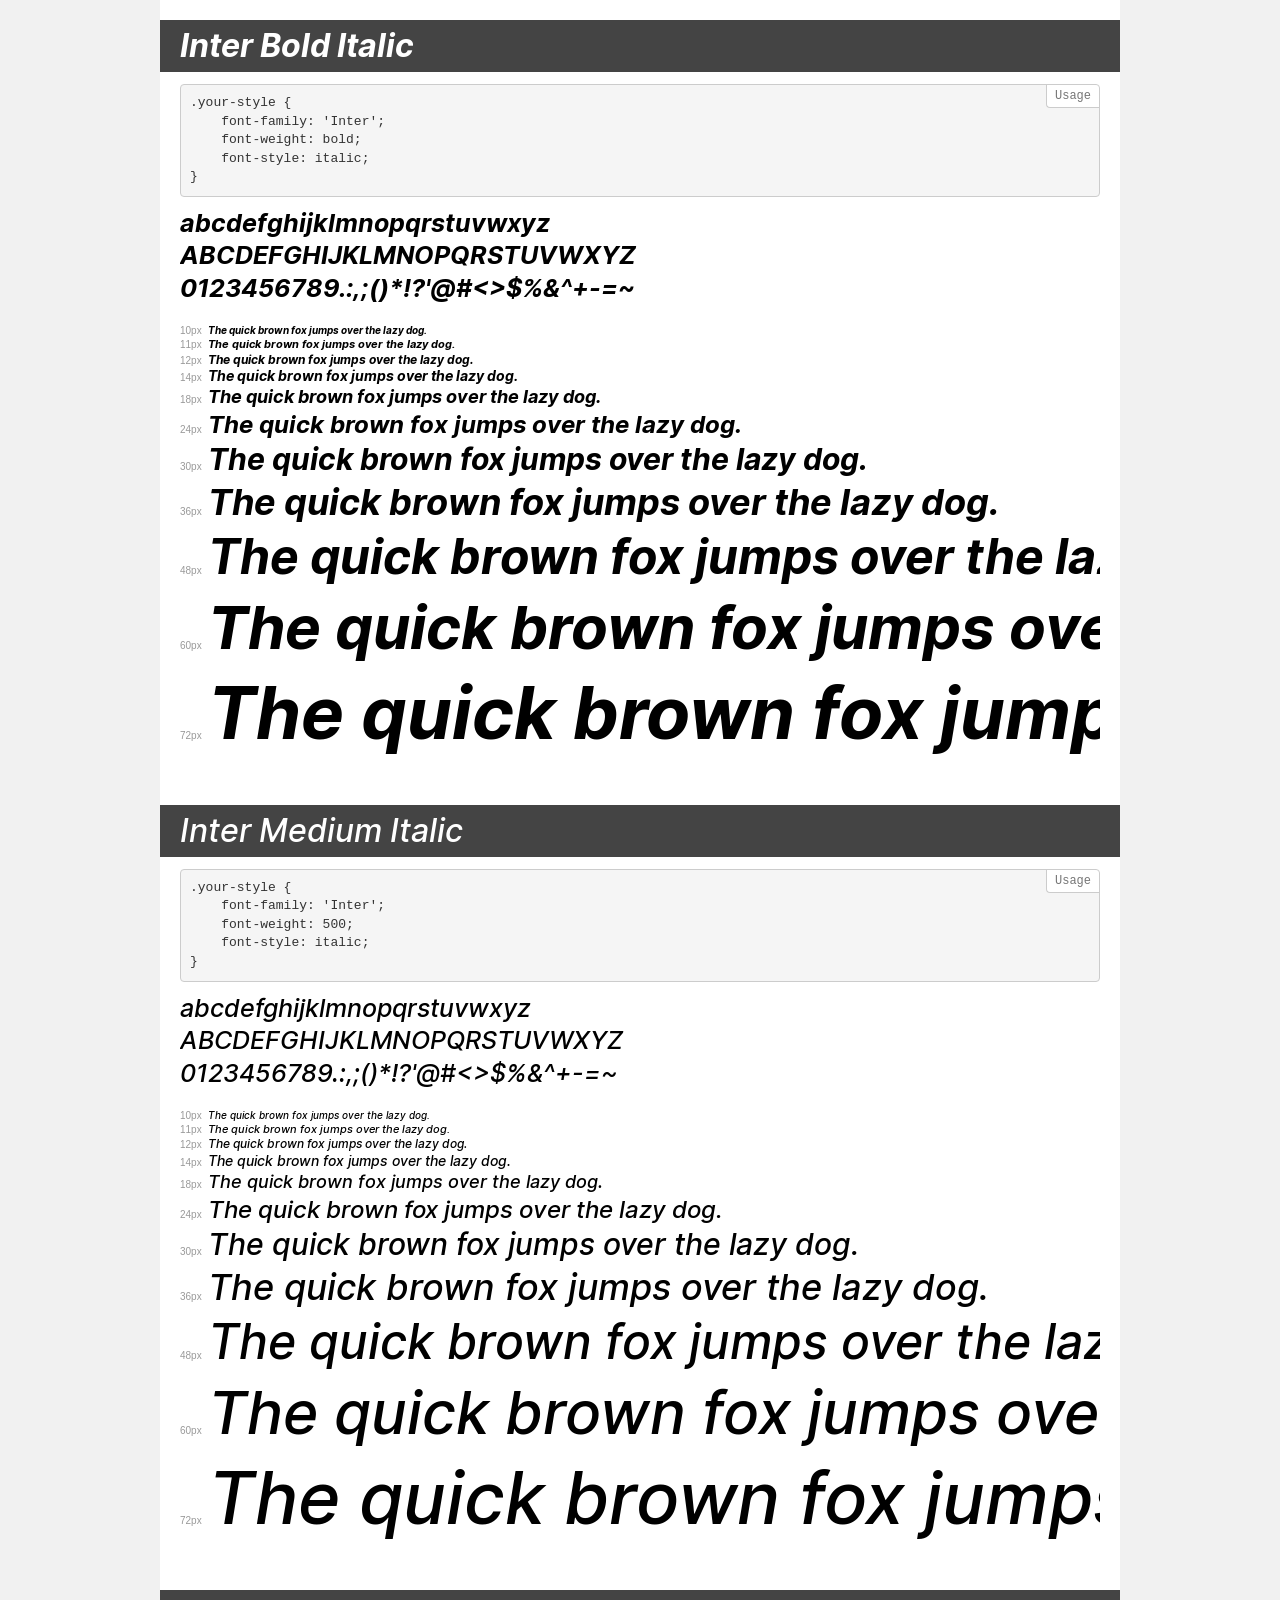
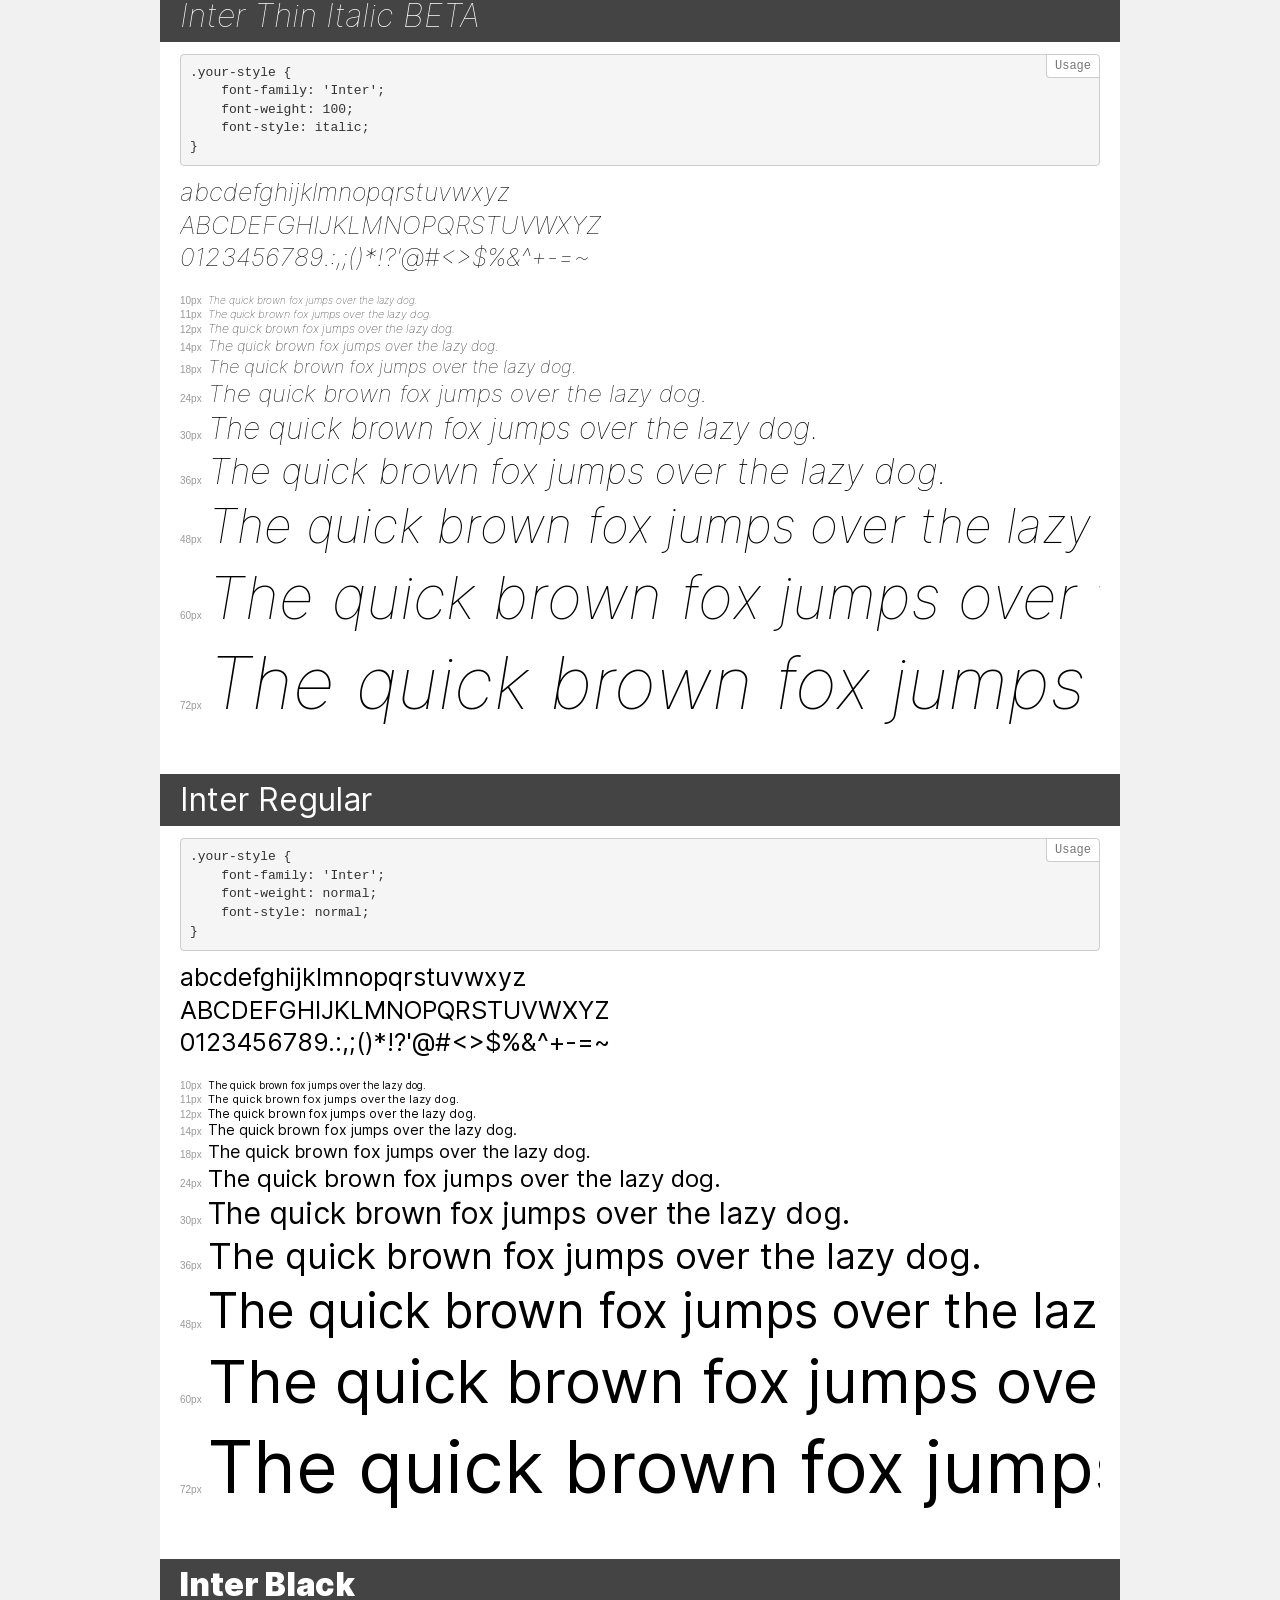
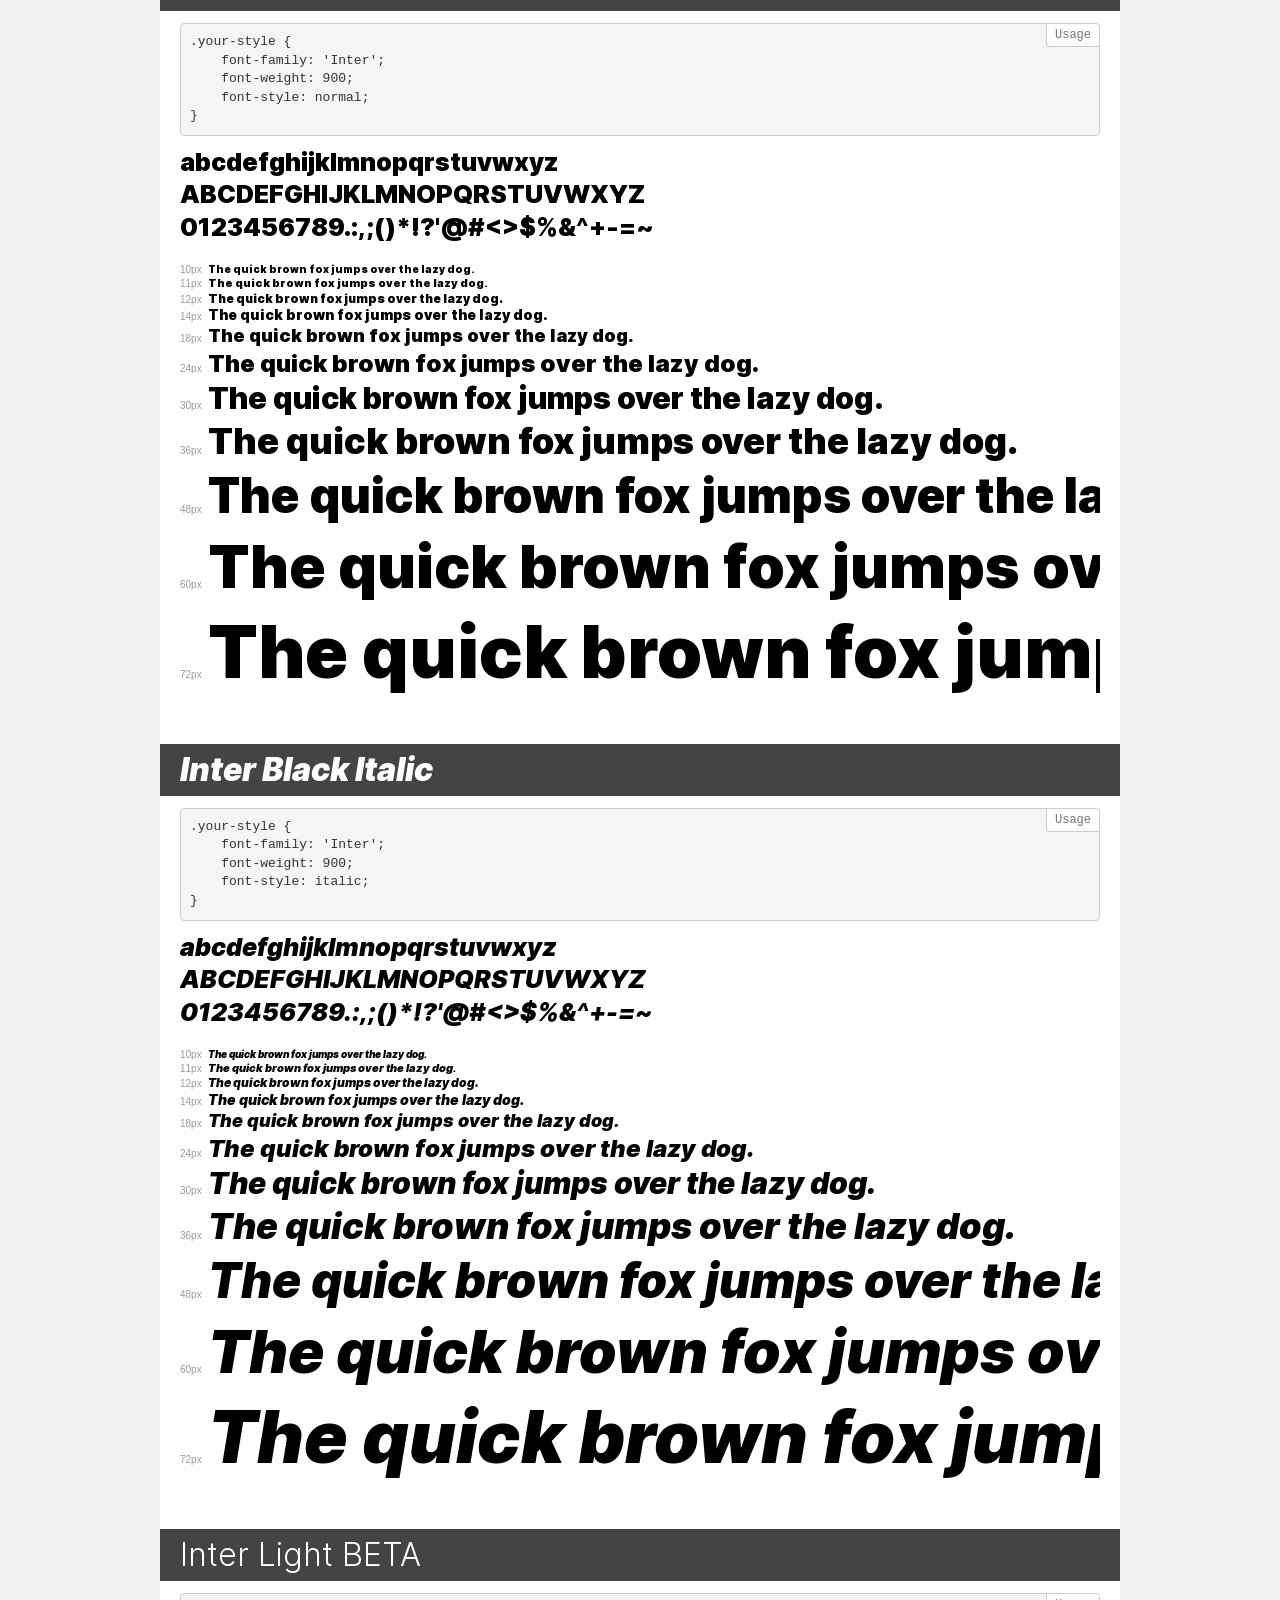
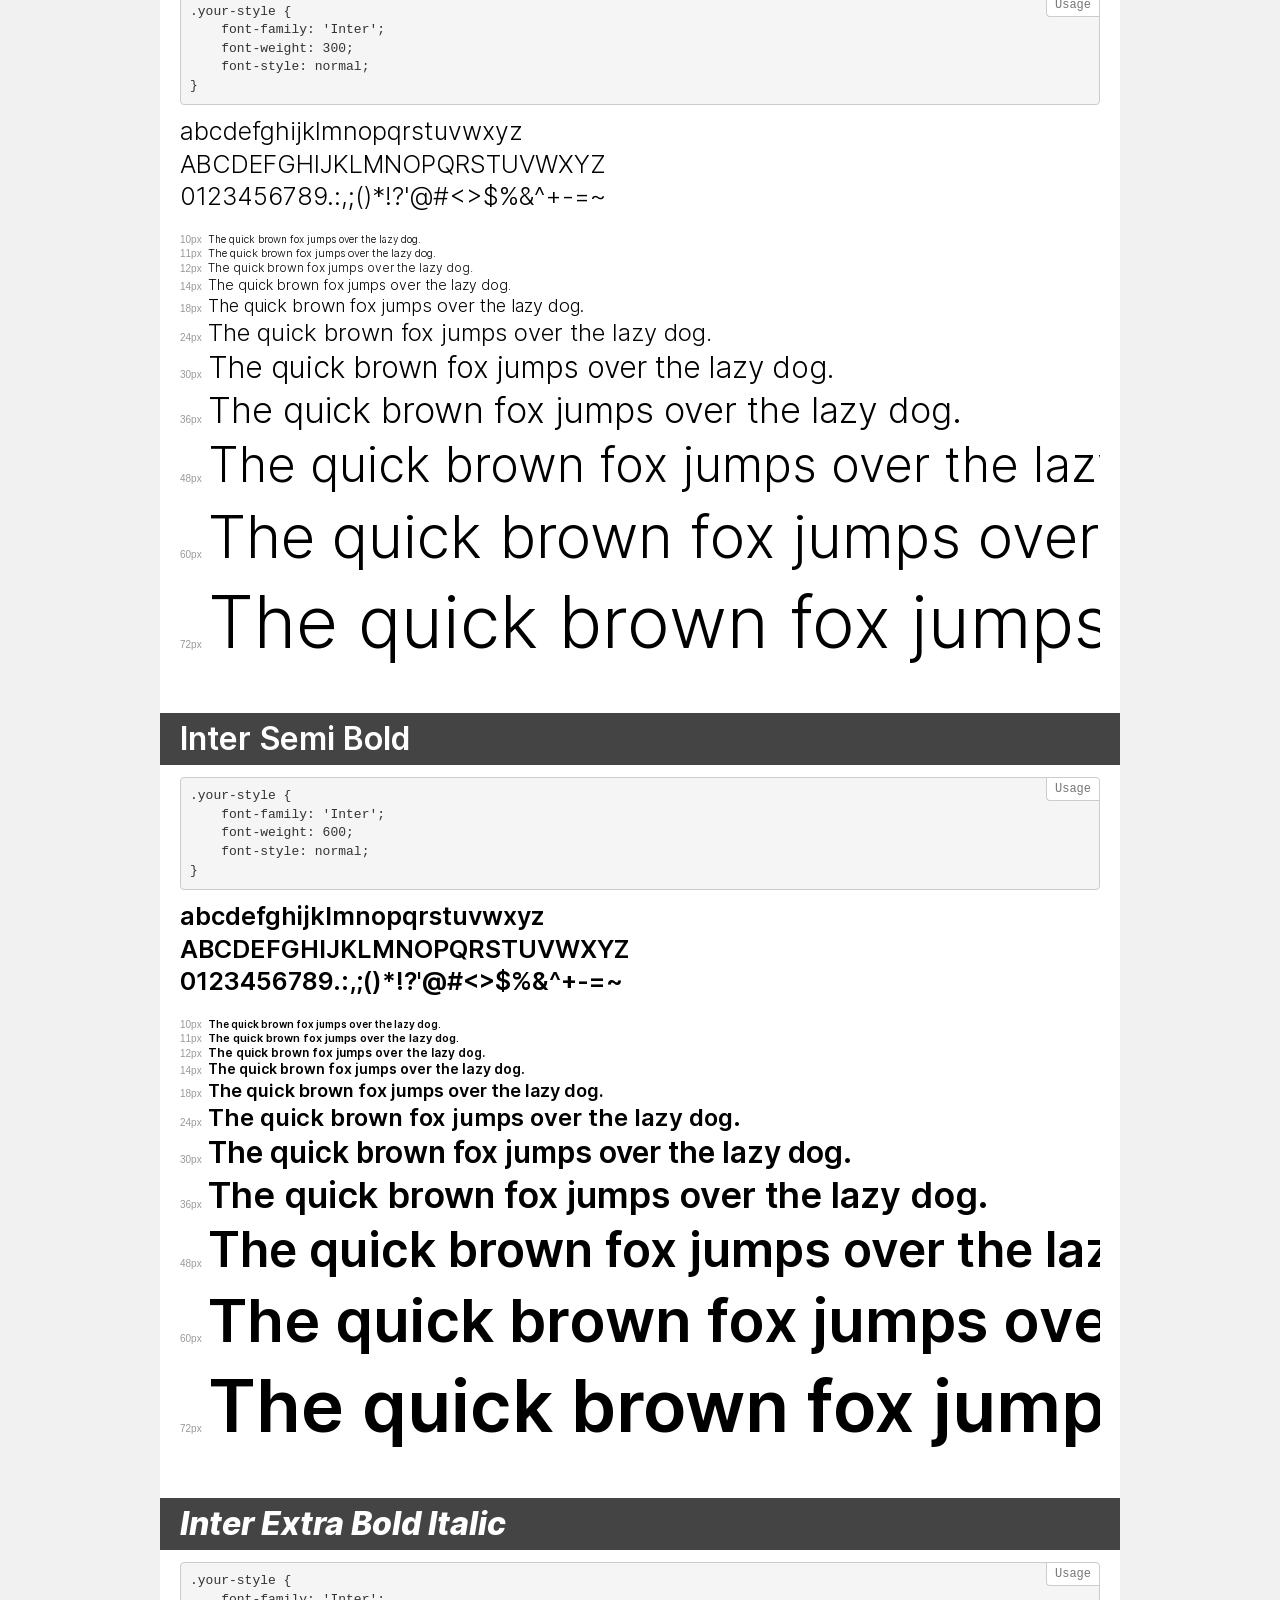
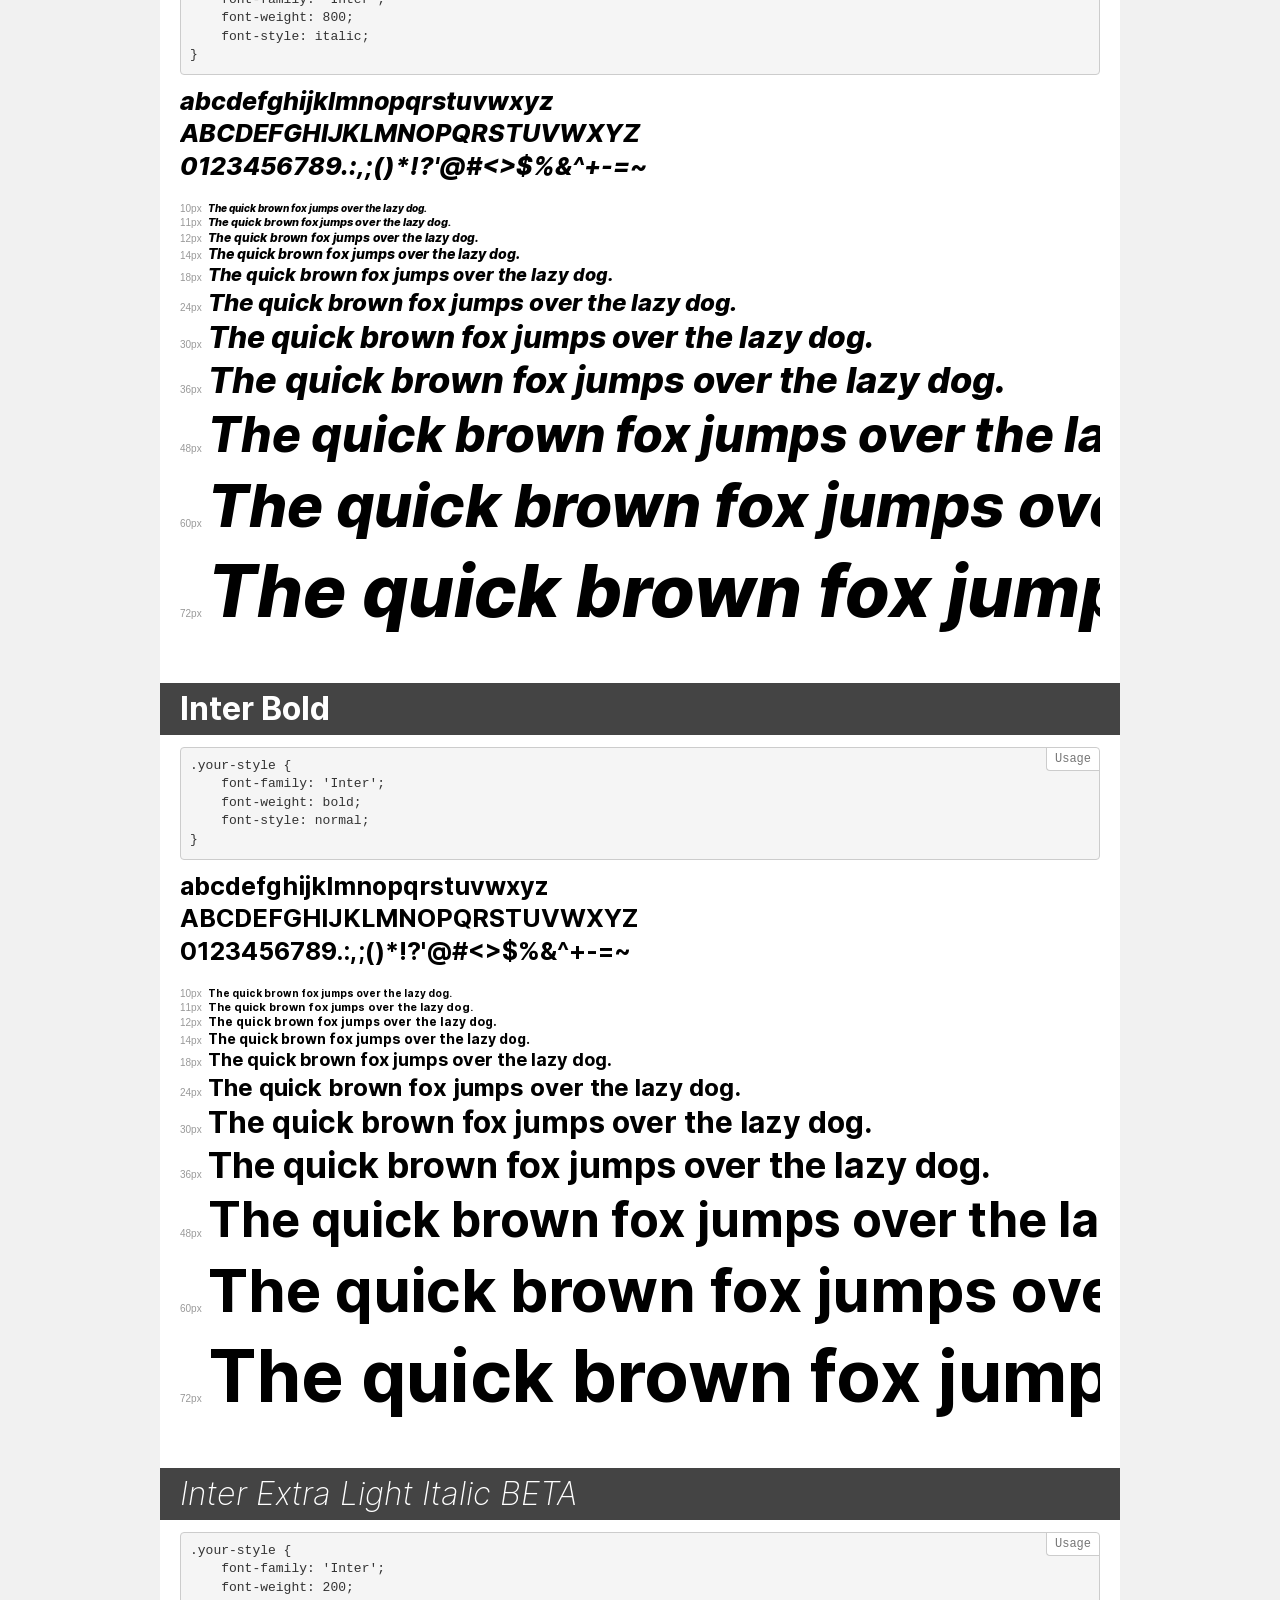
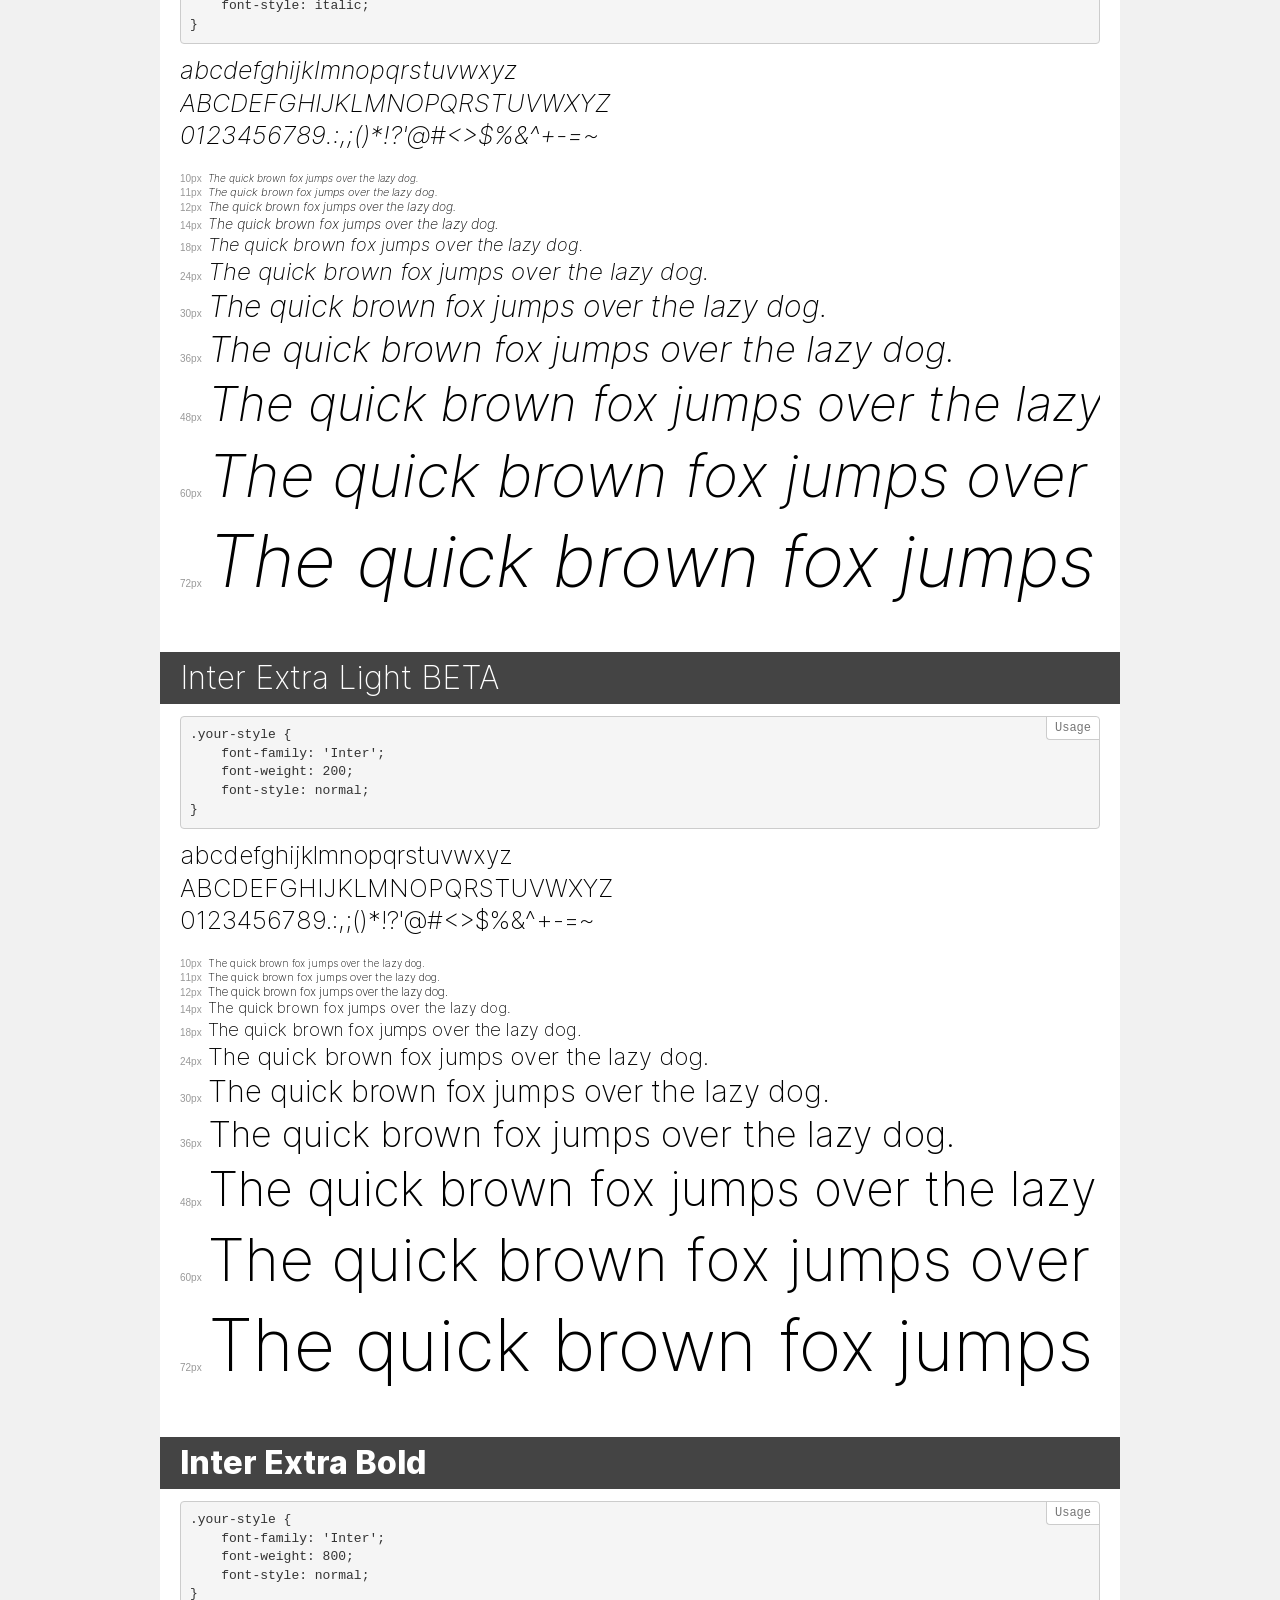
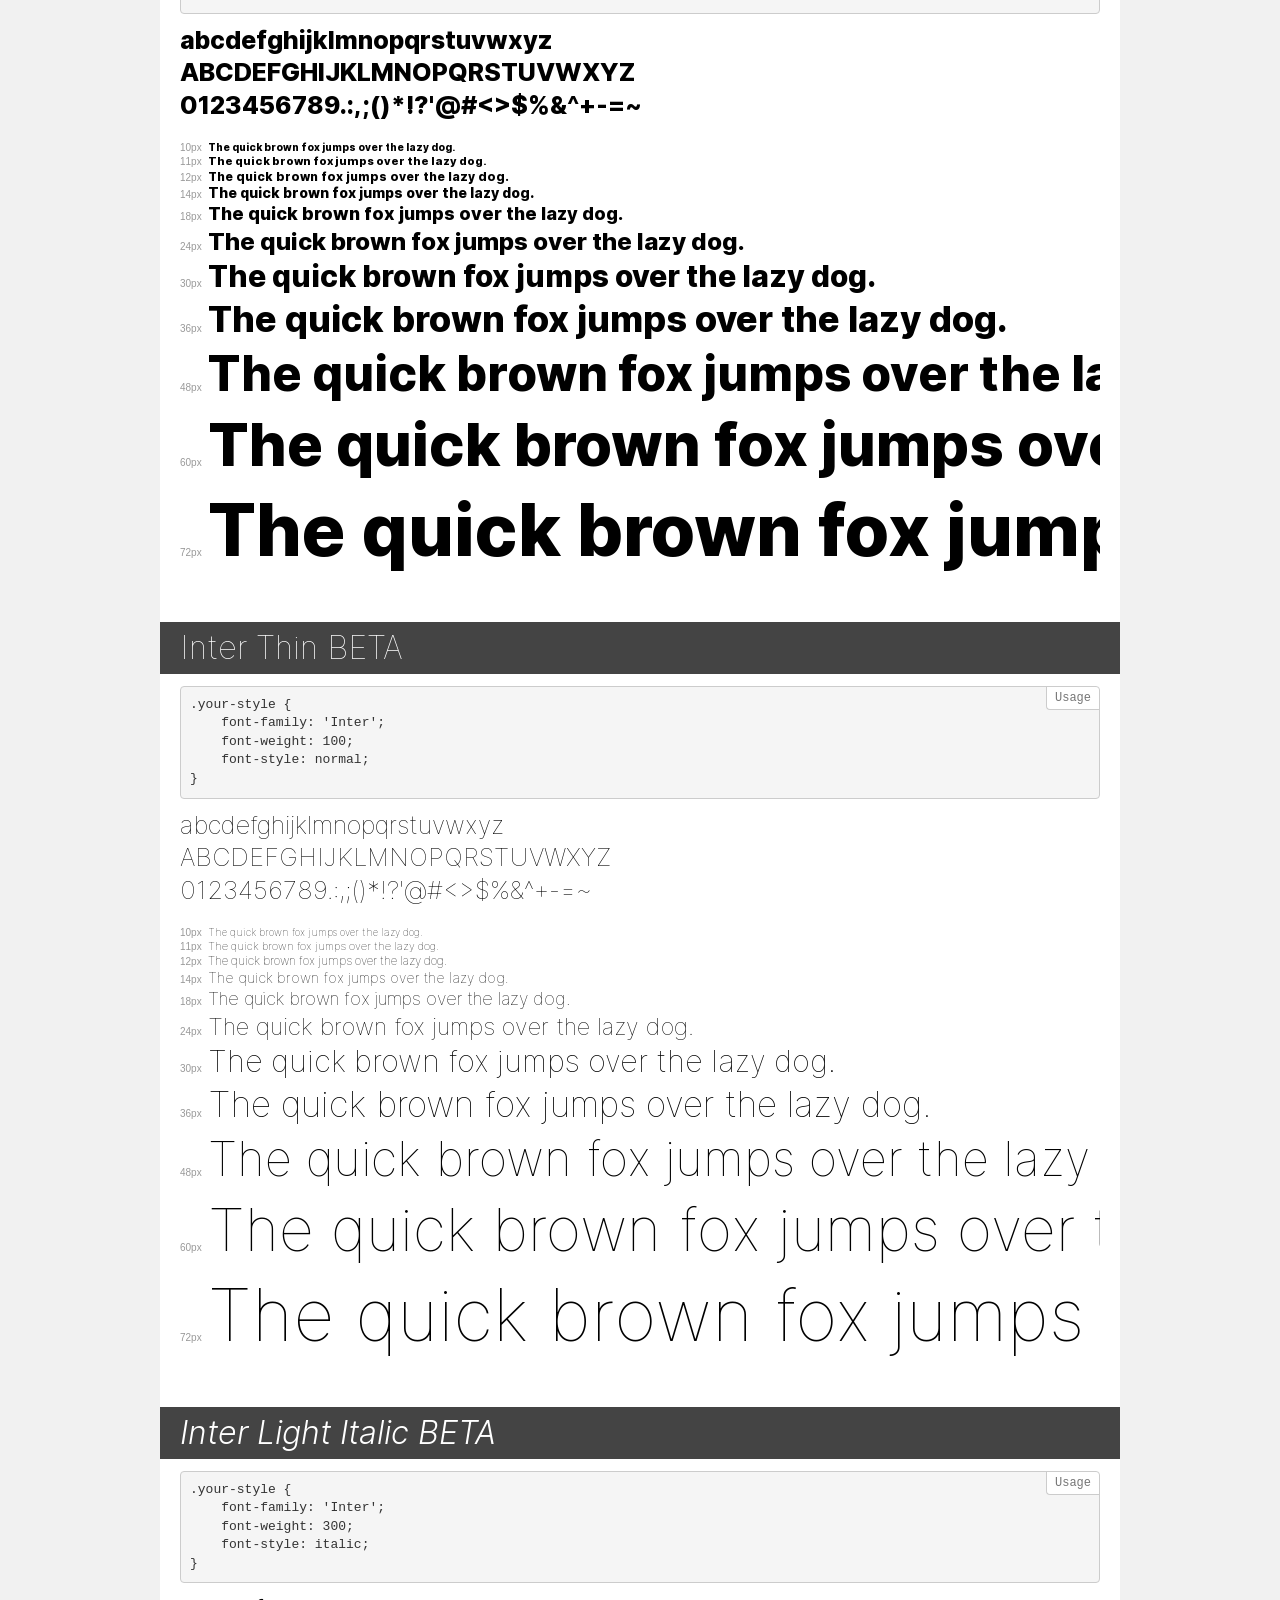
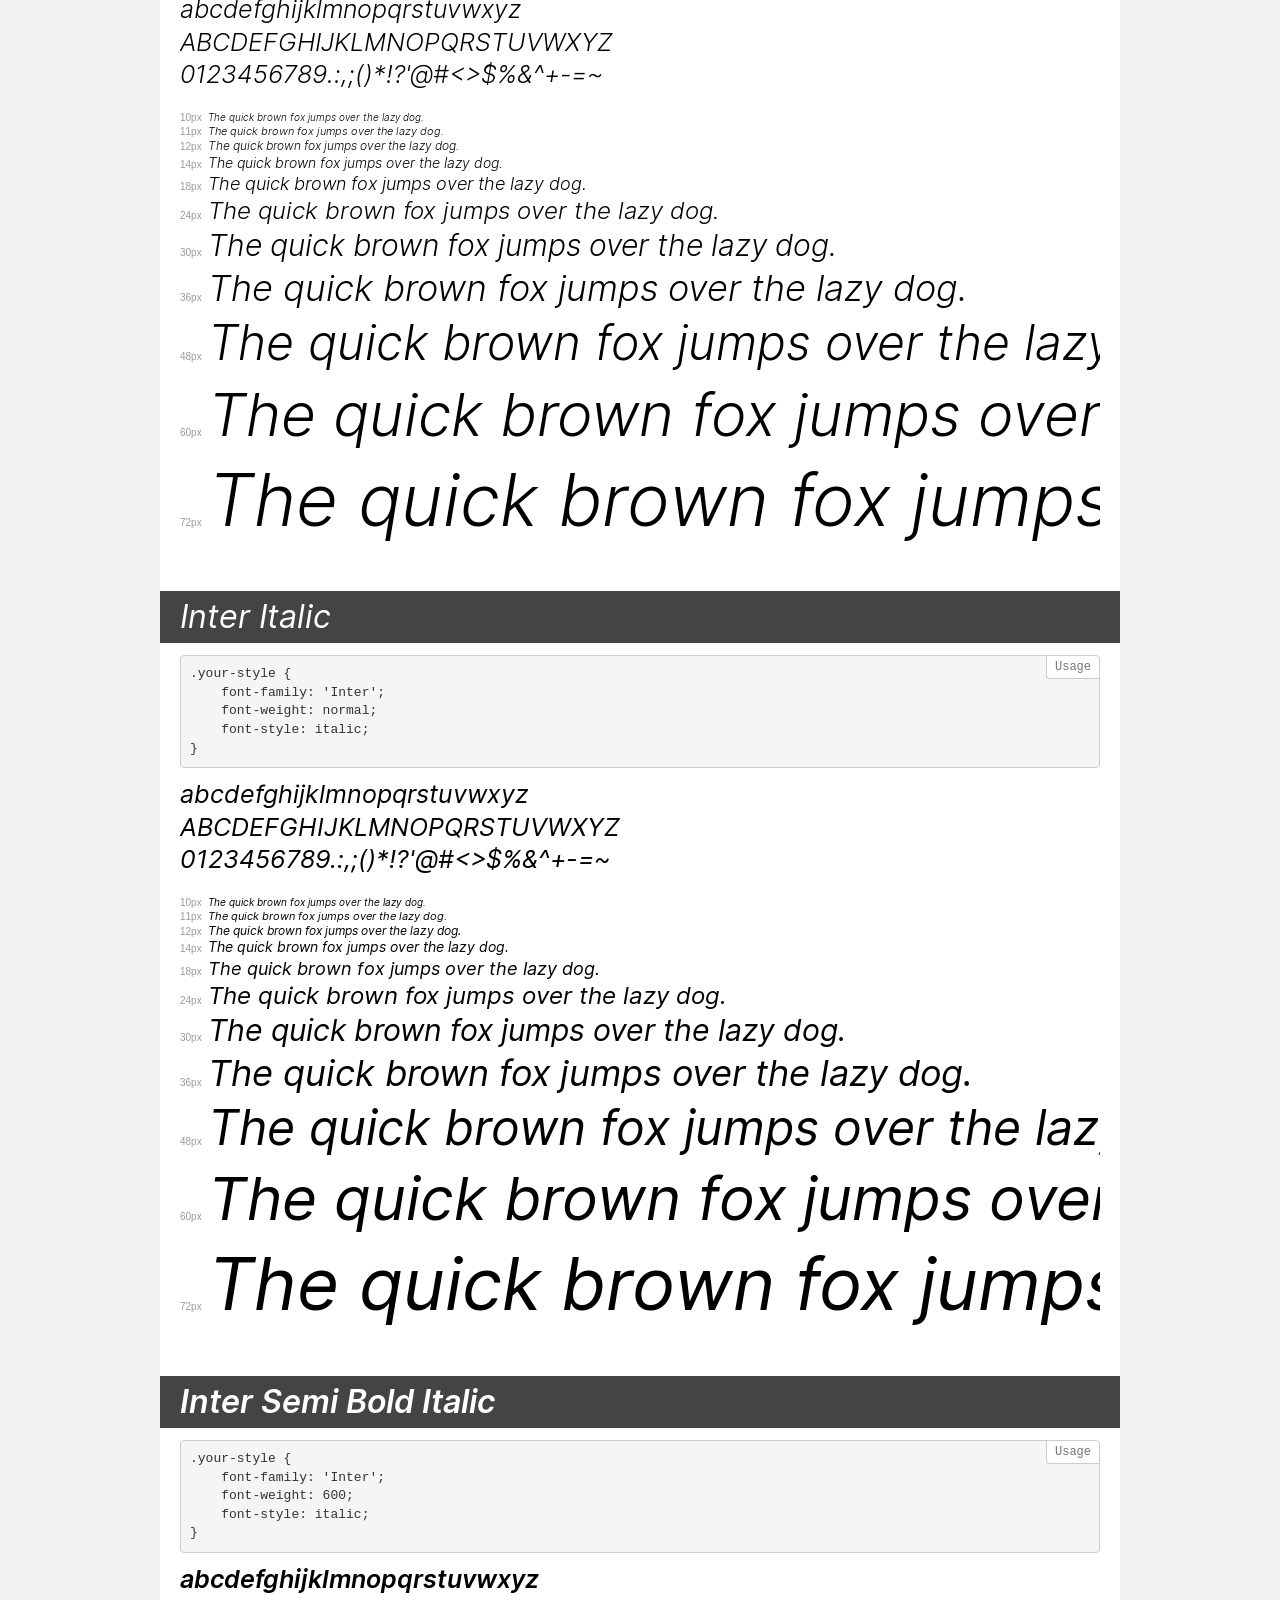
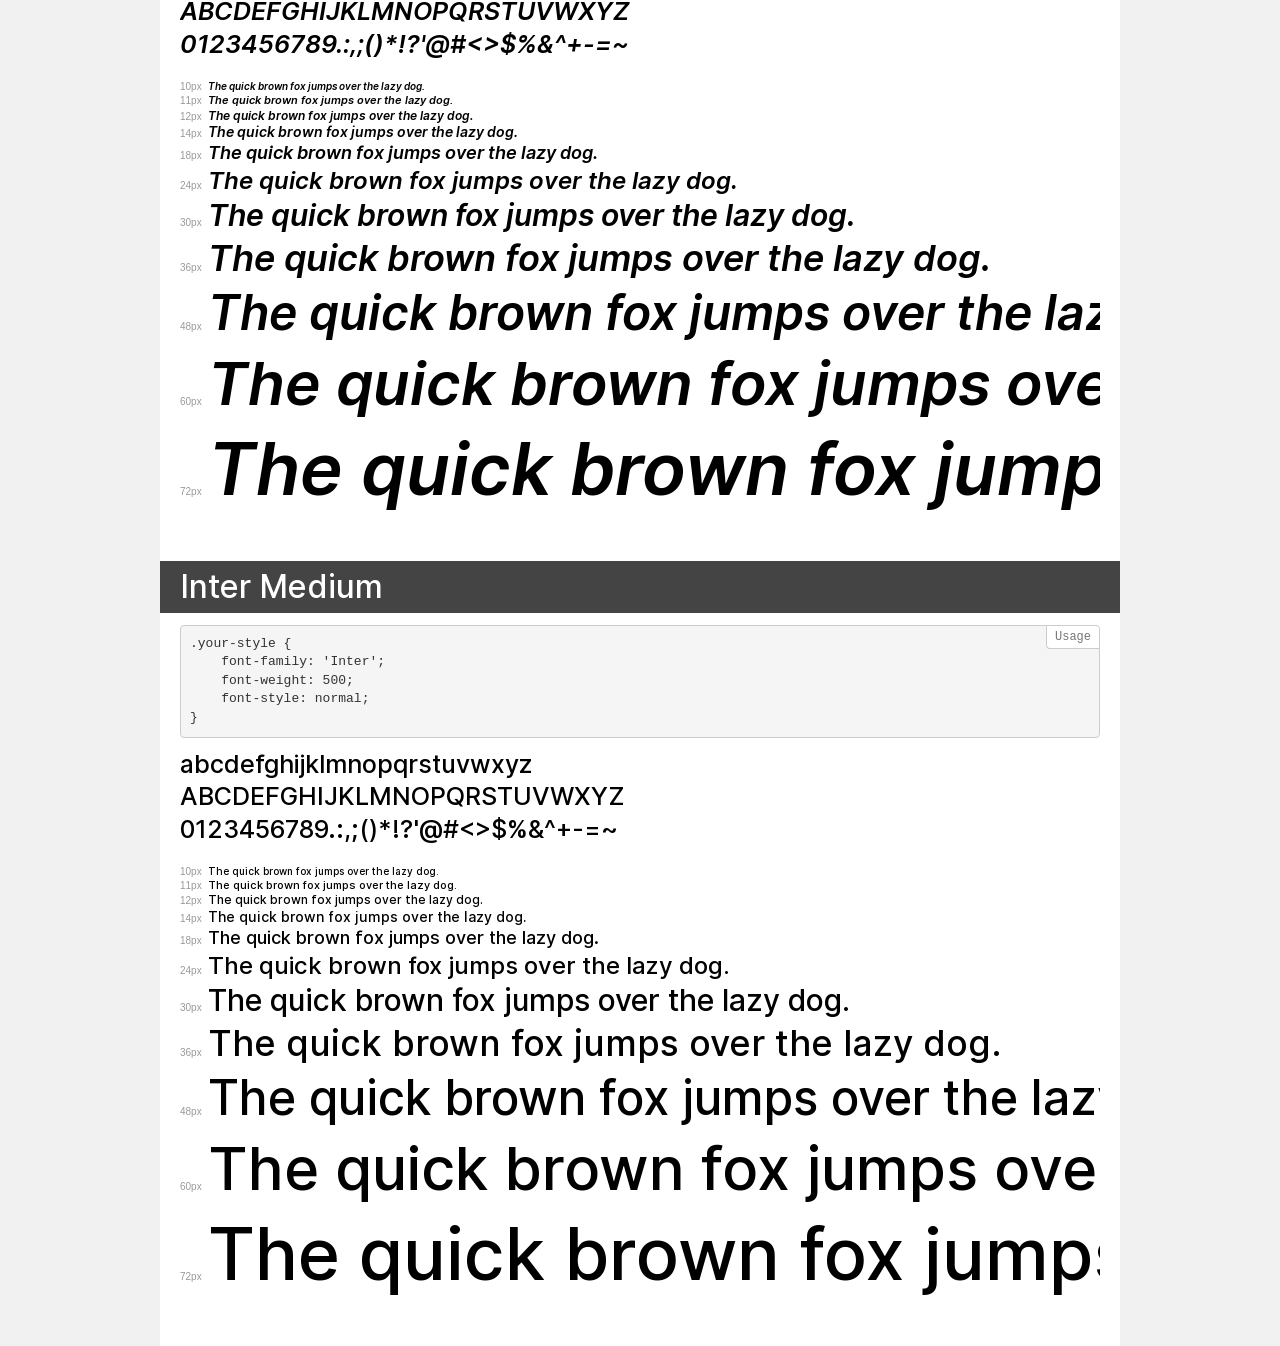
<file: assets/fonts/Inter/demo.html>
<!DOCTYPE html>
<html>
<head>
    <meta charset="utf-8">
    <meta http-equiv="X-UA-Compatible" content="IE=edge">
    <meta name="viewport" content="width=device-width, initial-scale=1">
    <meta name="robots" content="noindex, noarchive">
    <meta name="format-detection" content="telephone=no">
    <title>Transfonter demo</title>
    <link href="stylesheet.css" rel="stylesheet">
    <style>
        /*
        http://meyerweb.com/eric/tools/css/reset/
        v2.0 | 20110126
        License: none (public domain)
        */
        html, body, div, span, applet, object, iframe,
        h1, h2, h3, h4, h5, h6, p, blockquote, pre,
        a, abbr, acronym, address, big, cite, code,
        del, dfn, em, img, ins, kbd, q, s, samp,
        small, strike, strong, sub, sup, tt, var,
        b, u, i, center,
        dl, dt, dd, ol, ul, li,
        fieldset, form, label, legend,
        table, caption, tbody, tfoot, thead, tr, th, td,
        article, aside, canvas, details, embed,
        figure, figcaption, footer, header, hgroup,
        menu, nav, output, ruby, section, summary,
        time, mark, audio, video {
            margin: 0;
            padding: 0;
            border: 0;
            font-size: 100%;
            font: inherit;
            vertical-align: baseline;
        }
        /* HTML5 display-role reset for older browsers */
        article, aside, details, figcaption, figure,
        footer, header, hgroup, menu, nav, section {
            display: block;
        }
        body {
            line-height: 1;
        }
        ol, ul {
            list-style: none;
        }
        blockquote, q {
            quotes: none;
        }
        blockquote:before, blockquote:after,
        q:before, q:after {
            content: '';
            content: none;
        }
        table {
            border-collapse: collapse;
            border-spacing: 0;
        }
        /* common styles */
        body {
            background: #f1f1f1;
            color: #000;
        }
        .page {
            background: #fff;
            width: 920px;
            margin: 0 auto;
            padding: 20px 20px 0 20px;
            overflow: hidden;
        }
        .font-container {
            overflow-x: auto;
            overflow-y: hidden;
            margin-bottom: 40px;
            line-height: 1.3;
            white-space: nowrap;
            padding-bottom: 5px;
        }
        h1 {
            position: relative;
            background: #444;
            font-size: 32px;
            color: #fff;
            padding: 10px 20px;
            margin: 0 -20px 12px -20px;
        }
        .letters {
            font-size: 25px;
            margin-bottom: 20px;
        }
        .s10:before {
            content: '10px';
        }
        .s11:before {
            content: '11px';
        }
        .s12:before {
            content: '12px';
        }
        .s14:before {
            content: '14px';
        }
        .s18:before {
            content: '18px';
        }
        .s24:before {
            content: '24px';
        }
        .s30:before {
            content: '30px';
        }
        .s36:before {
            content: '36px';
        }
        .s48:before {
            content: '48px';
        }
        .s60:before {
            content: '60px';
        }
        .s72:before {
            content: '72px';
        }
        .s10:before, .s11:before, .s12:before, .s14:before,
        .s18:before, .s24:before, .s30:before, .s36:before,
        .s48:before, .s60:before, .s72:before {
            font-family: Arial, sans-serif;
            font-size: 10px;
            font-weight: normal;
            font-style: normal;
            color: #999;
            padding-right: 6px;
        }
        pre {
            display: block;
            position: relative;
            padding: 9px;
            margin: 0 0 10px;
            font-family: Monaco, Menlo, Consolas, "Courier New", monospace !important;
            font-size: 13px;
            line-height: 1.428571429;
            color: #333;
            font-weight: normal !important;
            font-style: normal !important;
            background-color: #f5f5f5;
            border: 1px solid #ccc;
            overflow-x: auto;
            border-radius: 4px;
        }
        pre:after {
            display: block;
            position: absolute;
            right: 0;
            top: 0;
            content: 'Usage';
            line-height: 1;
            padding: 5px 8px;
            font-size: 12px;
            color: #767676;
            background-color: #fff;
            border: 1px solid #ccc;
            border-right: none;
            border-top: none;
            border-radius: 0 4px 0 4px;
            z-index: 10;
        }
        /* responsive */
        @media (max-width: 959px) {
            .page {
                width: auto;
                margin: 0;
            }
        }
    </style>
</head>
<body>
<div class="page">
    <div class="demo" style="font-family: 'Inter'; font-weight: bold; font-style: italic;">
        <h1>Inter Bold Italic</h1>
        <pre>.your-style {
    font-family: 'Inter';
    font-weight: bold;
    font-style: italic;
}</pre>
        <div class="font-container">
            <p class="letters">
                abcdefghijklmnopqrstuvwxyz<br>
ABCDEFGHIJKLMNOPQRSTUVWXYZ<br>
                0123456789.:,;()*!?'@#<>$%&^+-=~
            </p>
            <p class="s10" style="font-size: 10px;">The quick brown fox jumps over the lazy dog.</p>
            <p class="s11" style="font-size: 11px;">The quick brown fox jumps over the lazy dog.</p>
            <p class="s12" style="font-size: 12px;">The quick brown fox jumps over the lazy dog.</p>
            <p class="s14" style="font-size: 14px;">The quick brown fox jumps over the lazy dog.</p>
            <p class="s18" style="font-size: 18px;">The quick brown fox jumps over the lazy dog.</p>
            <p class="s24" style="font-size: 24px;">The quick brown fox jumps over the lazy dog.</p>
            <p class="s30" style="font-size: 30px;">The quick brown fox jumps over the lazy dog.</p>
            <p class="s36" style="font-size: 36px;">The quick brown fox jumps over the lazy dog.</p>
            <p class="s48" style="font-size: 48px;">The quick brown fox jumps over the lazy dog.</p>
            <p class="s60" style="font-size: 60px;">The quick brown fox jumps over the lazy dog.</p>
            <p class="s72" style="font-size: 72px;">The quick brown fox jumps over the lazy dog.</p>
        </div>
    </div>
    <div class="demo" style="font-family: 'Inter'; font-weight: 500; font-style: italic;">
        <h1>Inter Medium Italic</h1>
        <pre>.your-style {
    font-family: 'Inter';
    font-weight: 500;
    font-style: italic;
}</pre>
        <div class="font-container">
            <p class="letters">
                abcdefghijklmnopqrstuvwxyz<br>
ABCDEFGHIJKLMNOPQRSTUVWXYZ<br>
                0123456789.:,;()*!?'@#<>$%&^+-=~
            </p>
            <p class="s10" style="font-size: 10px;">The quick brown fox jumps over the lazy dog.</p>
            <p class="s11" style="font-size: 11px;">The quick brown fox jumps over the lazy dog.</p>
            <p class="s12" style="font-size: 12px;">The quick brown fox jumps over the lazy dog.</p>
            <p class="s14" style="font-size: 14px;">The quick brown fox jumps over the lazy dog.</p>
            <p class="s18" style="font-size: 18px;">The quick brown fox jumps over the lazy dog.</p>
            <p class="s24" style="font-size: 24px;">The quick brown fox jumps over the lazy dog.</p>
            <p class="s30" style="font-size: 30px;">The quick brown fox jumps over the lazy dog.</p>
            <p class="s36" style="font-size: 36px;">The quick brown fox jumps over the lazy dog.</p>
            <p class="s48" style="font-size: 48px;">The quick brown fox jumps over the lazy dog.</p>
            <p class="s60" style="font-size: 60px;">The quick brown fox jumps over the lazy dog.</p>
            <p class="s72" style="font-size: 72px;">The quick brown fox jumps over the lazy dog.</p>
        </div>
    </div>
    <div class="demo" style="font-family: 'Inter'; font-weight: 100; font-style: italic;">
        <h1>Inter Thin Italic BETA</h1>
        <pre>.your-style {
    font-family: 'Inter';
    font-weight: 100;
    font-style: italic;
}</pre>
        <div class="font-container">
            <p class="letters">
                abcdefghijklmnopqrstuvwxyz<br>
ABCDEFGHIJKLMNOPQRSTUVWXYZ<br>
                0123456789.:,;()*!?'@#<>$%&^+-=~
            </p>
            <p class="s10" style="font-size: 10px;">The quick brown fox jumps over the lazy dog.</p>
            <p class="s11" style="font-size: 11px;">The quick brown fox jumps over the lazy dog.</p>
            <p class="s12" style="font-size: 12px;">The quick brown fox jumps over the lazy dog.</p>
            <p class="s14" style="font-size: 14px;">The quick brown fox jumps over the lazy dog.</p>
            <p class="s18" style="font-size: 18px;">The quick brown fox jumps over the lazy dog.</p>
            <p class="s24" style="font-size: 24px;">The quick brown fox jumps over the lazy dog.</p>
            <p class="s30" style="font-size: 30px;">The quick brown fox jumps over the lazy dog.</p>
            <p class="s36" style="font-size: 36px;">The quick brown fox jumps over the lazy dog.</p>
            <p class="s48" style="font-size: 48px;">The quick brown fox jumps over the lazy dog.</p>
            <p class="s60" style="font-size: 60px;">The quick brown fox jumps over the lazy dog.</p>
            <p class="s72" style="font-size: 72px;">The quick brown fox jumps over the lazy dog.</p>
        </div>
    </div>
    <div class="demo" style="font-family: 'Inter'; font-weight: normal; font-style: normal;">
        <h1>Inter Regular</h1>
        <pre>.your-style {
    font-family: 'Inter';
    font-weight: normal;
    font-style: normal;
}</pre>
        <div class="font-container">
            <p class="letters">
                abcdefghijklmnopqrstuvwxyz<br>
ABCDEFGHIJKLMNOPQRSTUVWXYZ<br>
                0123456789.:,;()*!?'@#<>$%&^+-=~
            </p>
            <p class="s10" style="font-size: 10px;">The quick brown fox jumps over the lazy dog.</p>
            <p class="s11" style="font-size: 11px;">The quick brown fox jumps over the lazy dog.</p>
            <p class="s12" style="font-size: 12px;">The quick brown fox jumps over the lazy dog.</p>
            <p class="s14" style="font-size: 14px;">The quick brown fox jumps over the lazy dog.</p>
            <p class="s18" style="font-size: 18px;">The quick brown fox jumps over the lazy dog.</p>
            <p class="s24" style="font-size: 24px;">The quick brown fox jumps over the lazy dog.</p>
            <p class="s30" style="font-size: 30px;">The quick brown fox jumps over the lazy dog.</p>
            <p class="s36" style="font-size: 36px;">The quick brown fox jumps over the lazy dog.</p>
            <p class="s48" style="font-size: 48px;">The quick brown fox jumps over the lazy dog.</p>
            <p class="s60" style="font-size: 60px;">The quick brown fox jumps over the lazy dog.</p>
            <p class="s72" style="font-size: 72px;">The quick brown fox jumps over the lazy dog.</p>
        </div>
    </div>
    <div class="demo" style="font-family: 'Inter'; font-weight: 900; font-style: normal;">
        <h1>Inter Black</h1>
        <pre>.your-style {
    font-family: 'Inter';
    font-weight: 900;
    font-style: normal;
}</pre>
        <div class="font-container">
            <p class="letters">
                abcdefghijklmnopqrstuvwxyz<br>
ABCDEFGHIJKLMNOPQRSTUVWXYZ<br>
                0123456789.:,;()*!?'@#<>$%&^+-=~
            </p>
            <p class="s10" style="font-size: 10px;">The quick brown fox jumps over the lazy dog.</p>
            <p class="s11" style="font-size: 11px;">The quick brown fox jumps over the lazy dog.</p>
            <p class="s12" style="font-size: 12px;">The quick brown fox jumps over the lazy dog.</p>
            <p class="s14" style="font-size: 14px;">The quick brown fox jumps over the lazy dog.</p>
            <p class="s18" style="font-size: 18px;">The quick brown fox jumps over the lazy dog.</p>
            <p class="s24" style="font-size: 24px;">The quick brown fox jumps over the lazy dog.</p>
            <p class="s30" style="font-size: 30px;">The quick brown fox jumps over the lazy dog.</p>
            <p class="s36" style="font-size: 36px;">The quick brown fox jumps over the lazy dog.</p>
            <p class="s48" style="font-size: 48px;">The quick brown fox jumps over the lazy dog.</p>
            <p class="s60" style="font-size: 60px;">The quick brown fox jumps over the lazy dog.</p>
            <p class="s72" style="font-size: 72px;">The quick brown fox jumps over the lazy dog.</p>
        </div>
    </div>
    <div class="demo" style="font-family: 'Inter'; font-weight: 900; font-style: italic;">
        <h1>Inter Black Italic</h1>
        <pre>.your-style {
    font-family: 'Inter';
    font-weight: 900;
    font-style: italic;
}</pre>
        <div class="font-container">
            <p class="letters">
                abcdefghijklmnopqrstuvwxyz<br>
ABCDEFGHIJKLMNOPQRSTUVWXYZ<br>
                0123456789.:,;()*!?'@#<>$%&^+-=~
            </p>
            <p class="s10" style="font-size: 10px;">The quick brown fox jumps over the lazy dog.</p>
            <p class="s11" style="font-size: 11px;">The quick brown fox jumps over the lazy dog.</p>
            <p class="s12" style="font-size: 12px;">The quick brown fox jumps over the lazy dog.</p>
            <p class="s14" style="font-size: 14px;">The quick brown fox jumps over the lazy dog.</p>
            <p class="s18" style="font-size: 18px;">The quick brown fox jumps over the lazy dog.</p>
            <p class="s24" style="font-size: 24px;">The quick brown fox jumps over the lazy dog.</p>
            <p class="s30" style="font-size: 30px;">The quick brown fox jumps over the lazy dog.</p>
            <p class="s36" style="font-size: 36px;">The quick brown fox jumps over the lazy dog.</p>
            <p class="s48" style="font-size: 48px;">The quick brown fox jumps over the lazy dog.</p>
            <p class="s60" style="font-size: 60px;">The quick brown fox jumps over the lazy dog.</p>
            <p class="s72" style="font-size: 72px;">The quick brown fox jumps over the lazy dog.</p>
        </div>
    </div>
    <div class="demo" style="font-family: 'Inter'; font-weight: 300; font-style: normal;">
        <h1>Inter Light BETA</h1>
        <pre>.your-style {
    font-family: 'Inter';
    font-weight: 300;
    font-style: normal;
}</pre>
        <div class="font-container">
            <p class="letters">
                abcdefghijklmnopqrstuvwxyz<br>
ABCDEFGHIJKLMNOPQRSTUVWXYZ<br>
                0123456789.:,;()*!?'@#<>$%&^+-=~
            </p>
            <p class="s10" style="font-size: 10px;">The quick brown fox jumps over the lazy dog.</p>
            <p class="s11" style="font-size: 11px;">The quick brown fox jumps over the lazy dog.</p>
            <p class="s12" style="font-size: 12px;">The quick brown fox jumps over the lazy dog.</p>
            <p class="s14" style="font-size: 14px;">The quick brown fox jumps over the lazy dog.</p>
            <p class="s18" style="font-size: 18px;">The quick brown fox jumps over the lazy dog.</p>
            <p class="s24" style="font-size: 24px;">The quick brown fox jumps over the lazy dog.</p>
            <p class="s30" style="font-size: 30px;">The quick brown fox jumps over the lazy dog.</p>
            <p class="s36" style="font-size: 36px;">The quick brown fox jumps over the lazy dog.</p>
            <p class="s48" style="font-size: 48px;">The quick brown fox jumps over the lazy dog.</p>
            <p class="s60" style="font-size: 60px;">The quick brown fox jumps over the lazy dog.</p>
            <p class="s72" style="font-size: 72px;">The quick brown fox jumps over the lazy dog.</p>
        </div>
    </div>
    <div class="demo" style="font-family: 'Inter'; font-weight: 600; font-style: normal;">
        <h1>Inter Semi Bold</h1>
        <pre>.your-style {
    font-family: 'Inter';
    font-weight: 600;
    font-style: normal;
}</pre>
        <div class="font-container">
            <p class="letters">
                abcdefghijklmnopqrstuvwxyz<br>
ABCDEFGHIJKLMNOPQRSTUVWXYZ<br>
                0123456789.:,;()*!?'@#<>$%&^+-=~
            </p>
            <p class="s10" style="font-size: 10px;">The quick brown fox jumps over the lazy dog.</p>
            <p class="s11" style="font-size: 11px;">The quick brown fox jumps over the lazy dog.</p>
            <p class="s12" style="font-size: 12px;">The quick brown fox jumps over the lazy dog.</p>
            <p class="s14" style="font-size: 14px;">The quick brown fox jumps over the lazy dog.</p>
            <p class="s18" style="font-size: 18px;">The quick brown fox jumps over the lazy dog.</p>
            <p class="s24" style="font-size: 24px;">The quick brown fox jumps over the lazy dog.</p>
            <p class="s30" style="font-size: 30px;">The quick brown fox jumps over the lazy dog.</p>
            <p class="s36" style="font-size: 36px;">The quick brown fox jumps over the lazy dog.</p>
            <p class="s48" style="font-size: 48px;">The quick brown fox jumps over the lazy dog.</p>
            <p class="s60" style="font-size: 60px;">The quick brown fox jumps over the lazy dog.</p>
            <p class="s72" style="font-size: 72px;">The quick brown fox jumps over the lazy dog.</p>
        </div>
    </div>
    <div class="demo" style="font-family: 'Inter'; font-weight: 800; font-style: italic;">
        <h1>Inter Extra Bold Italic</h1>
        <pre>.your-style {
    font-family: 'Inter';
    font-weight: 800;
    font-style: italic;
}</pre>
        <div class="font-container">
            <p class="letters">
                abcdefghijklmnopqrstuvwxyz<br>
ABCDEFGHIJKLMNOPQRSTUVWXYZ<br>
                0123456789.:,;()*!?'@#<>$%&^+-=~
            </p>
            <p class="s10" style="font-size: 10px;">The quick brown fox jumps over the lazy dog.</p>
            <p class="s11" style="font-size: 11px;">The quick brown fox jumps over the lazy dog.</p>
            <p class="s12" style="font-size: 12px;">The quick brown fox jumps over the lazy dog.</p>
            <p class="s14" style="font-size: 14px;">The quick brown fox jumps over the lazy dog.</p>
            <p class="s18" style="font-size: 18px;">The quick brown fox jumps over the lazy dog.</p>
            <p class="s24" style="font-size: 24px;">The quick brown fox jumps over the lazy dog.</p>
            <p class="s30" style="font-size: 30px;">The quick brown fox jumps over the lazy dog.</p>
            <p class="s36" style="font-size: 36px;">The quick brown fox jumps over the lazy dog.</p>
            <p class="s48" style="font-size: 48px;">The quick brown fox jumps over the lazy dog.</p>
            <p class="s60" style="font-size: 60px;">The quick brown fox jumps over the lazy dog.</p>
            <p class="s72" style="font-size: 72px;">The quick brown fox jumps over the lazy dog.</p>
        </div>
    </div>
    <div class="demo" style="font-family: 'Inter'; font-weight: bold; font-style: normal;">
        <h1>Inter Bold</h1>
        <pre>.your-style {
    font-family: 'Inter';
    font-weight: bold;
    font-style: normal;
}</pre>
        <div class="font-container">
            <p class="letters">
                abcdefghijklmnopqrstuvwxyz<br>
ABCDEFGHIJKLMNOPQRSTUVWXYZ<br>
                0123456789.:,;()*!?'@#<>$%&^+-=~
            </p>
            <p class="s10" style="font-size: 10px;">The quick brown fox jumps over the lazy dog.</p>
            <p class="s11" style="font-size: 11px;">The quick brown fox jumps over the lazy dog.</p>
            <p class="s12" style="font-size: 12px;">The quick brown fox jumps over the lazy dog.</p>
            <p class="s14" style="font-size: 14px;">The quick brown fox jumps over the lazy dog.</p>
            <p class="s18" style="font-size: 18px;">The quick brown fox jumps over the lazy dog.</p>
            <p class="s24" style="font-size: 24px;">The quick brown fox jumps over the lazy dog.</p>
            <p class="s30" style="font-size: 30px;">The quick brown fox jumps over the lazy dog.</p>
            <p class="s36" style="font-size: 36px;">The quick brown fox jumps over the lazy dog.</p>
            <p class="s48" style="font-size: 48px;">The quick brown fox jumps over the lazy dog.</p>
            <p class="s60" style="font-size: 60px;">The quick brown fox jumps over the lazy dog.</p>
            <p class="s72" style="font-size: 72px;">The quick brown fox jumps over the lazy dog.</p>
        </div>
    </div>
    <div class="demo" style="font-family: 'Inter'; font-weight: 200; font-style: italic;">
        <h1>Inter Extra Light Italic BETA</h1>
        <pre>.your-style {
    font-family: 'Inter';
    font-weight: 200;
    font-style: italic;
}</pre>
        <div class="font-container">
            <p class="letters">
                abcdefghijklmnopqrstuvwxyz<br>
ABCDEFGHIJKLMNOPQRSTUVWXYZ<br>
                0123456789.:,;()*!?'@#<>$%&^+-=~
            </p>
            <p class="s10" style="font-size: 10px;">The quick brown fox jumps over the lazy dog.</p>
            <p class="s11" style="font-size: 11px;">The quick brown fox jumps over the lazy dog.</p>
            <p class="s12" style="font-size: 12px;">The quick brown fox jumps over the lazy dog.</p>
            <p class="s14" style="font-size: 14px;">The quick brown fox jumps over the lazy dog.</p>
            <p class="s18" style="font-size: 18px;">The quick brown fox jumps over the lazy dog.</p>
            <p class="s24" style="font-size: 24px;">The quick brown fox jumps over the lazy dog.</p>
            <p class="s30" style="font-size: 30px;">The quick brown fox jumps over the lazy dog.</p>
            <p class="s36" style="font-size: 36px;">The quick brown fox jumps over the lazy dog.</p>
            <p class="s48" style="font-size: 48px;">The quick brown fox jumps over the lazy dog.</p>
            <p class="s60" style="font-size: 60px;">The quick brown fox jumps over the lazy dog.</p>
            <p class="s72" style="font-size: 72px;">The quick brown fox jumps over the lazy dog.</p>
        </div>
    </div>
    <div class="demo" style="font-family: 'Inter'; font-weight: 200; font-style: normal;">
        <h1>Inter Extra Light BETA</h1>
        <pre>.your-style {
    font-family: 'Inter';
    font-weight: 200;
    font-style: normal;
}</pre>
        <div class="font-container">
            <p class="letters">
                abcdefghijklmnopqrstuvwxyz<br>
ABCDEFGHIJKLMNOPQRSTUVWXYZ<br>
                0123456789.:,;()*!?'@#<>$%&^+-=~
            </p>
            <p class="s10" style="font-size: 10px;">The quick brown fox jumps over the lazy dog.</p>
            <p class="s11" style="font-size: 11px;">The quick brown fox jumps over the lazy dog.</p>
            <p class="s12" style="font-size: 12px;">The quick brown fox jumps over the lazy dog.</p>
            <p class="s14" style="font-size: 14px;">The quick brown fox jumps over the lazy dog.</p>
            <p class="s18" style="font-size: 18px;">The quick brown fox jumps over the lazy dog.</p>
            <p class="s24" style="font-size: 24px;">The quick brown fox jumps over the lazy dog.</p>
            <p class="s30" style="font-size: 30px;">The quick brown fox jumps over the lazy dog.</p>
            <p class="s36" style="font-size: 36px;">The quick brown fox jumps over the lazy dog.</p>
            <p class="s48" style="font-size: 48px;">The quick brown fox jumps over the lazy dog.</p>
            <p class="s60" style="font-size: 60px;">The quick brown fox jumps over the lazy dog.</p>
            <p class="s72" style="font-size: 72px;">The quick brown fox jumps over the lazy dog.</p>
        </div>
    </div>
    <div class="demo" style="font-family: 'Inter'; font-weight: 800; font-style: normal;">
        <h1>Inter Extra Bold</h1>
        <pre>.your-style {
    font-family: 'Inter';
    font-weight: 800;
    font-style: normal;
}</pre>
        <div class="font-container">
            <p class="letters">
                abcdefghijklmnopqrstuvwxyz<br>
ABCDEFGHIJKLMNOPQRSTUVWXYZ<br>
                0123456789.:,;()*!?'@#<>$%&^+-=~
            </p>
            <p class="s10" style="font-size: 10px;">The quick brown fox jumps over the lazy dog.</p>
            <p class="s11" style="font-size: 11px;">The quick brown fox jumps over the lazy dog.</p>
            <p class="s12" style="font-size: 12px;">The quick brown fox jumps over the lazy dog.</p>
            <p class="s14" style="font-size: 14px;">The quick brown fox jumps over the lazy dog.</p>
            <p class="s18" style="font-size: 18px;">The quick brown fox jumps over the lazy dog.</p>
            <p class="s24" style="font-size: 24px;">The quick brown fox jumps over the lazy dog.</p>
            <p class="s30" style="font-size: 30px;">The quick brown fox jumps over the lazy dog.</p>
            <p class="s36" style="font-size: 36px;">The quick brown fox jumps over the lazy dog.</p>
            <p class="s48" style="font-size: 48px;">The quick brown fox jumps over the lazy dog.</p>
            <p class="s60" style="font-size: 60px;">The quick brown fox jumps over the lazy dog.</p>
            <p class="s72" style="font-size: 72px;">The quick brown fox jumps over the lazy dog.</p>
        </div>
    </div>
    <div class="demo" style="font-family: 'Inter'; font-weight: 100; font-style: normal;">
        <h1>Inter Thin BETA</h1>
        <pre>.your-style {
    font-family: 'Inter';
    font-weight: 100;
    font-style: normal;
}</pre>
        <div class="font-container">
            <p class="letters">
                abcdefghijklmnopqrstuvwxyz<br>
ABCDEFGHIJKLMNOPQRSTUVWXYZ<br>
                0123456789.:,;()*!?'@#<>$%&^+-=~
            </p>
            <p class="s10" style="font-size: 10px;">The quick brown fox jumps over the lazy dog.</p>
            <p class="s11" style="font-size: 11px;">The quick brown fox jumps over the lazy dog.</p>
            <p class="s12" style="font-size: 12px;">The quick brown fox jumps over the lazy dog.</p>
            <p class="s14" style="font-size: 14px;">The quick brown fox jumps over the lazy dog.</p>
            <p class="s18" style="font-size: 18px;">The quick brown fox jumps over the lazy dog.</p>
            <p class="s24" style="font-size: 24px;">The quick brown fox jumps over the lazy dog.</p>
            <p class="s30" style="font-size: 30px;">The quick brown fox jumps over the lazy dog.</p>
            <p class="s36" style="font-size: 36px;">The quick brown fox jumps over the lazy dog.</p>
            <p class="s48" style="font-size: 48px;">The quick brown fox jumps over the lazy dog.</p>
            <p class="s60" style="font-size: 60px;">The quick brown fox jumps over the lazy dog.</p>
            <p class="s72" style="font-size: 72px;">The quick brown fox jumps over the lazy dog.</p>
        </div>
    </div>
    <div class="demo" style="font-family: 'Inter'; font-weight: 300; font-style: italic;">
        <h1>Inter Light Italic BETA</h1>
        <pre>.your-style {
    font-family: 'Inter';
    font-weight: 300;
    font-style: italic;
}</pre>
        <div class="font-container">
            <p class="letters">
                abcdefghijklmnopqrstuvwxyz<br>
ABCDEFGHIJKLMNOPQRSTUVWXYZ<br>
                0123456789.:,;()*!?'@#<>$%&^+-=~
            </p>
            <p class="s10" style="font-size: 10px;">The quick brown fox jumps over the lazy dog.</p>
            <p class="s11" style="font-size: 11px;">The quick brown fox jumps over the lazy dog.</p>
            <p class="s12" style="font-size: 12px;">The quick brown fox jumps over the lazy dog.</p>
            <p class="s14" style="font-size: 14px;">The quick brown fox jumps over the lazy dog.</p>
            <p class="s18" style="font-size: 18px;">The quick brown fox jumps over the lazy dog.</p>
            <p class="s24" style="font-size: 24px;">The quick brown fox jumps over the lazy dog.</p>
            <p class="s30" style="font-size: 30px;">The quick brown fox jumps over the lazy dog.</p>
            <p class="s36" style="font-size: 36px;">The quick brown fox jumps over the lazy dog.</p>
            <p class="s48" style="font-size: 48px;">The quick brown fox jumps over the lazy dog.</p>
            <p class="s60" style="font-size: 60px;">The quick brown fox jumps over the lazy dog.</p>
            <p class="s72" style="font-size: 72px;">The quick brown fox jumps over the lazy dog.</p>
        </div>
    </div>
    <div class="demo" style="font-family: 'Inter'; font-weight: normal; font-style: italic;">
        <h1>Inter Italic</h1>
        <pre>.your-style {
    font-family: 'Inter';
    font-weight: normal;
    font-style: italic;
}</pre>
        <div class="font-container">
            <p class="letters">
                abcdefghijklmnopqrstuvwxyz<br>
ABCDEFGHIJKLMNOPQRSTUVWXYZ<br>
                0123456789.:,;()*!?'@#<>$%&^+-=~
            </p>
            <p class="s10" style="font-size: 10px;">The quick brown fox jumps over the lazy dog.</p>
            <p class="s11" style="font-size: 11px;">The quick brown fox jumps over the lazy dog.</p>
            <p class="s12" style="font-size: 12px;">The quick brown fox jumps over the lazy dog.</p>
            <p class="s14" style="font-size: 14px;">The quick brown fox jumps over the lazy dog.</p>
            <p class="s18" style="font-size: 18px;">The quick brown fox jumps over the lazy dog.</p>
            <p class="s24" style="font-size: 24px;">The quick brown fox jumps over the lazy dog.</p>
            <p class="s30" style="font-size: 30px;">The quick brown fox jumps over the lazy dog.</p>
            <p class="s36" style="font-size: 36px;">The quick brown fox jumps over the lazy dog.</p>
            <p class="s48" style="font-size: 48px;">The quick brown fox jumps over the lazy dog.</p>
            <p class="s60" style="font-size: 60px;">The quick brown fox jumps over the lazy dog.</p>
            <p class="s72" style="font-size: 72px;">The quick brown fox jumps over the lazy dog.</p>
        </div>
    </div>
    <div class="demo" style="font-family: 'Inter'; font-weight: 600; font-style: italic;">
        <h1>Inter Semi Bold Italic</h1>
        <pre>.your-style {
    font-family: 'Inter';
    font-weight: 600;
    font-style: italic;
}</pre>
        <div class="font-container">
            <p class="letters">
                abcdefghijklmnopqrstuvwxyz<br>
ABCDEFGHIJKLMNOPQRSTUVWXYZ<br>
                0123456789.:,;()*!?'@#<>$%&^+-=~
            </p>
            <p class="s10" style="font-size: 10px;">The quick brown fox jumps over the lazy dog.</p>
            <p class="s11" style="font-size: 11px;">The quick brown fox jumps over the lazy dog.</p>
            <p class="s12" style="font-size: 12px;">The quick brown fox jumps over the lazy dog.</p>
            <p class="s14" style="font-size: 14px;">The quick brown fox jumps over the lazy dog.</p>
            <p class="s18" style="font-size: 18px;">The quick brown fox jumps over the lazy dog.</p>
            <p class="s24" style="font-size: 24px;">The quick brown fox jumps over the lazy dog.</p>
            <p class="s30" style="font-size: 30px;">The quick brown fox jumps over the lazy dog.</p>
            <p class="s36" style="font-size: 36px;">The quick brown fox jumps over the lazy dog.</p>
            <p class="s48" style="font-size: 48px;">The quick brown fox jumps over the lazy dog.</p>
            <p class="s60" style="font-size: 60px;">The quick brown fox jumps over the lazy dog.</p>
            <p class="s72" style="font-size: 72px;">The quick brown fox jumps over the lazy dog.</p>
        </div>
    </div>
    <div class="demo" style="font-family: 'Inter'; font-weight: 500; font-style: normal;">
        <h1>Inter Medium</h1>
        <pre>.your-style {
    font-family: 'Inter';
    font-weight: 500;
    font-style: normal;
}</pre>
        <div class="font-container">
            <p class="letters">
                abcdefghijklmnopqrstuvwxyz<br>
ABCDEFGHIJKLMNOPQRSTUVWXYZ<br>
                0123456789.:,;()*!?'@#<>$%&^+-=~
            </p>
            <p class="s10" style="font-size: 10px;">The quick brown fox jumps over the lazy dog.</p>
            <p class="s11" style="font-size: 11px;">The quick brown fox jumps over the lazy dog.</p>
            <p class="s12" style="font-size: 12px;">The quick brown fox jumps over the lazy dog.</p>
            <p class="s14" style="font-size: 14px;">The quick brown fox jumps over the lazy dog.</p>
            <p class="s18" style="font-size: 18px;">The quick brown fox jumps over the lazy dog.</p>
            <p class="s24" style="font-size: 24px;">The quick brown fox jumps over the lazy dog.</p>
            <p class="s30" style="font-size: 30px;">The quick brown fox jumps over the lazy dog.</p>
            <p class="s36" style="font-size: 36px;">The quick brown fox jumps over the lazy dog.</p>
            <p class="s48" style="font-size: 48px;">The quick brown fox jumps over the lazy dog.</p>
            <p class="s60" style="font-size: 60px;">The quick brown fox jumps over the lazy dog.</p>
            <p class="s72" style="font-size: 72px;">The quick brown fox jumps over the lazy dog.</p>
        </div>
    </div>
</div>
</body>
</html>
</file>
<file: assets/fonts/Inter/stylesheet.css>
@font-face {
    font-family: 'Inter';
    src: url('Inter-BoldItalic.eot');
    src: local('Inter Bold Italic'), local('Inter-BoldItalic'),
        url('Inter-BoldItalic.eot?#iefix') format('embedded-opentype'),
        url('Inter-BoldItalic.woff2') format('woff2'),
        url('Inter-BoldItalic.woff') format('woff'),
        url('Inter-BoldItalic.ttf') format('truetype');
    font-weight: bold;
    font-style: italic;
}

@font-face {
    font-family: 'Inter';
    src: url('Inter-MediumItalic.eot');
    src: local('Inter Medium Italic'), local('Inter-MediumItalic'),
        url('Inter-MediumItalic.eot?#iefix') format('embedded-opentype'),
        url('Inter-MediumItalic.woff2') format('woff2'),
        url('Inter-MediumItalic.woff') format('woff'),
        url('Inter-MediumItalic.ttf') format('truetype');
    font-weight: 500;
    font-style: italic;
}

@font-face {
    font-family: 'Inter';
    src: url('Inter-ThinItalicBETA.eot');
    src: local('Inter Thin Italic BETA'), local('Inter-ThinItalicBETA'),
        url('Inter-ThinItalicBETA.eot?#iefix') format('embedded-opentype'),
        url('Inter-ThinItalicBETA.woff2') format('woff2'),
        url('Inter-ThinItalicBETA.woff') format('woff'),
        url('Inter-ThinItalicBETA.ttf') format('truetype');
    font-weight: 100;
    font-style: italic;
}

@font-face {
    font-family: 'Inter';
    src: url('Inter-Regular.eot');
    src: local('Inter Regular'), local('Inter-Regular'),
        url('Inter-Regular.eot?#iefix') format('embedded-opentype'),
        url('Inter-Regular.woff2') format('woff2'),
        url('Inter-Regular.woff') format('woff'),
        url('Inter-Regular.ttf') format('truetype');
    font-weight: normal;
    font-style: normal;
}

@font-face {
    font-family: 'Inter';
    src: url('Inter-Black.eot');
    src: local('Inter Black'), local('Inter-Black'),
        url('Inter-Black.eot?#iefix') format('embedded-opentype'),
        url('Inter-Black.woff2') format('woff2'),
        url('Inter-Black.woff') format('woff'),
        url('Inter-Black.ttf') format('truetype');
    font-weight: 900;
    font-style: normal;
}

@font-face {
    font-family: 'Inter';
    src: url('Inter-BlackItalic.eot');
    src: local('Inter Black Italic'), local('Inter-BlackItalic'),
        url('Inter-BlackItalic.eot?#iefix') format('embedded-opentype'),
        url('Inter-BlackItalic.woff2') format('woff2'),
        url('Inter-BlackItalic.woff') format('woff'),
        url('Inter-BlackItalic.ttf') format('truetype');
    font-weight: 900;
    font-style: italic;
}

@font-face {
    font-family: 'Inter';
    src: url('Inter-LightBETA.eot');
    src: local('Inter Light BETA'), local('Inter-LightBETA'),
        url('Inter-LightBETA.eot?#iefix') format('embedded-opentype'),
        url('Inter-LightBETA.woff2') format('woff2'),
        url('Inter-LightBETA.woff') format('woff'),
        url('Inter-LightBETA.ttf') format('truetype');
    font-weight: 300;
    font-style: normal;
}

@font-face {
    font-family: 'Inter';
    src: url('Inter-SemiBold.eot');
    src: local('Inter Semi Bold'), local('Inter-SemiBold'),
        url('Inter-SemiBold.eot?#iefix') format('embedded-opentype'),
        url('Inter-SemiBold.woff2') format('woff2'),
        url('Inter-SemiBold.woff') format('woff'),
        url('Inter-SemiBold.ttf') format('truetype');
    font-weight: 600;
    font-style: normal;
}

@font-face {
    font-family: 'Inter';
    src: url('Inter-ExtraBoldItalic.eot');
    src: local('Inter Extra Bold Italic'), local('Inter-ExtraBoldItalic'),
        url('Inter-ExtraBoldItalic.eot?#iefix') format('embedded-opentype'),
        url('Inter-ExtraBoldItalic.woff2') format('woff2'),
        url('Inter-ExtraBoldItalic.woff') format('woff'),
        url('Inter-ExtraBoldItalic.ttf') format('truetype');
    font-weight: 800;
    font-style: italic;
}

@font-face {
    font-family: 'Inter';
    src: url('Inter-Bold.eot');
    src: local('Inter Bold'), local('Inter-Bold'),
        url('Inter-Bold.eot?#iefix') format('embedded-opentype'),
        url('Inter-Bold.woff2') format('woff2'),
        url('Inter-Bold.woff') format('woff'),
        url('Inter-Bold.ttf') format('truetype');
    font-weight: bold;
    font-style: normal;
}

@font-face {
    font-family: 'Inter';
    src: url('Inter-ExtraLightItalicBETA.eot');
    src: local('Inter Extra Light Italic BETA'), local('Inter-ExtraLightItalicBETA'),
        url('Inter-ExtraLightItalicBETA.eot?#iefix') format('embedded-opentype'),
        url('Inter-ExtraLightItalicBETA.woff2') format('woff2'),
        url('Inter-ExtraLightItalicBETA.woff') format('woff'),
        url('Inter-ExtraLightItalicBETA.ttf') format('truetype');
    font-weight: 200;
    font-style: italic;
}

@font-face {
    font-family: 'Inter';
    src: url('Inter-ExtraLightBETA.eot');
    src: local('Inter Extra Light BETA'), local('Inter-ExtraLightBETA'),
        url('Inter-ExtraLightBETA.eot?#iefix') format('embedded-opentype'),
        url('Inter-ExtraLightBETA.woff2') format('woff2'),
        url('Inter-ExtraLightBETA.woff') format('woff'),
        url('Inter-ExtraLightBETA.ttf') format('truetype');
    font-weight: 200;
    font-style: normal;
}

@font-face {
    font-family: 'Inter';
    src: url('Inter-ExtraBold.eot');
    src: local('Inter Extra Bold'), local('Inter-ExtraBold'),
        url('Inter-ExtraBold.eot?#iefix') format('embedded-opentype'),
        url('Inter-ExtraBold.woff2') format('woff2'),
        url('Inter-ExtraBold.woff') format('woff'),
        url('Inter-ExtraBold.ttf') format('truetype');
    font-weight: 800;
    font-style: normal;
}

@font-face {
    font-family: 'Inter';
    src: url('Inter-ThinBETA.eot');
    src: local('Inter Thin BETA'), local('Inter-ThinBETA'),
        url('Inter-ThinBETA.eot?#iefix') format('embedded-opentype'),
        url('Inter-ThinBETA.woff2') format('woff2'),
        url('Inter-ThinBETA.woff') format('woff'),
        url('Inter-ThinBETA.ttf') format('truetype');
    font-weight: 100;
    font-style: normal;
}

@font-face {
    font-family: 'Inter';
    src: url('Inter-LightItalicBETA.eot');
    src: local('Inter Light Italic BETA'), local('Inter-LightItalicBETA'),
        url('Inter-LightItalicBETA.eot?#iefix') format('embedded-opentype'),
        url('Inter-LightItalicBETA.woff2') format('woff2'),
        url('Inter-LightItalicBETA.woff') format('woff'),
        url('Inter-LightItalicBETA.ttf') format('truetype');
    font-weight: 300;
    font-style: italic;
}

@font-face {
    font-family: 'Inter';
    src: url('Inter-Italic.eot');
    src: local('Inter Italic'), local('Inter-Italic'),
        url('Inter-Italic.eot?#iefix') format('embedded-opentype'),
        url('Inter-Italic.woff2') format('woff2'),
        url('Inter-Italic.woff') format('woff'),
        url('Inter-Italic.ttf') format('truetype');
    font-weight: normal;
    font-style: italic;
}

@font-face {
    font-family: 'Inter';
    src: url('Inter-SemiBoldItalic.eot');
    src: local('Inter Semi Bold Italic'), local('Inter-SemiBoldItalic'),
        url('Inter-SemiBoldItalic.eot?#iefix') format('embedded-opentype'),
        url('Inter-SemiBoldItalic.woff2') format('woff2'),
        url('Inter-SemiBoldItalic.woff') format('woff'),
        url('Inter-SemiBoldItalic.ttf') format('truetype');
    font-weight: 600;
    font-style: italic;
}

@font-face {
    font-family: 'Inter';
    src: url('Inter-Medium.eot');
    src: local('Inter Medium'), local('Inter-Medium'),
        url('Inter-Medium.eot?#iefix') format('embedded-opentype'),
        url('Inter-Medium.woff2') format('woff2'),
        url('Inter-Medium.woff') format('woff'),
        url('Inter-Medium.ttf') format('truetype');
    font-weight: 500;
    font-style: normal;
}
</file>
<file: assets/scss/style.css>
/*! normalize.css v8.0.1 | MIT License | github.com/necolas/normalize.css */
/* Document
   ========================================================================== */
/**
 * 1. Correct the line height in all browsers.
 * 2. Prevent adjustments of font size after orientation changes in iOS.
 */
html {
  line-height: 1.15; /* 1 */
  -webkit-text-size-adjust: 100%; /* 2 */
}

/* Sections
   ========================================================================== */
/**
 * Remove the margin in all browsers.
 */
body {
  margin: 0;
}

/**
 * Render the `main` element consistently in IE.
 */
main {
  display: block;
}

/**
 * Correct the font size and margin on `h1` elements within `section` and
 * `article` contexts in Chrome, Firefox, and Safari.
 */
h1 {
  font-size: 2em;
}

/* Grouping content
   ========================================================================== */
/**
 * 1. Add the correct box sizing in Firefox.
 * 2. Show the overflow in Edge and IE.
 */
hr {
  box-sizing: content-box; /* 1 */
  height: 0; /* 1 */
  overflow: visible; /* 2 */
}

/**
 * 1. Correct the inheritance and scaling of font size in all browsers.
 * 2. Correct the odd `em` font sizing in all browsers.
 */
pre {
  font-family: monospace, monospace; /* 1 */
  font-size: 1em; /* 2 */
}

/* Text-level semantics
   ========================================================================== */
/**
 * Remove the gray background on active links in IE 10.
 */
a {
  background-color: transparent;
}

/**
 * 1. Remove the bottom border in Chrome 57-
 * 2. Add the correct text decoration in Chrome, Edge, IE, Opera, and Safari.
 */
abbr[title] {
  border-bottom: none; /* 1 */
  text-decoration: underline; /* 2 */
  -webkit-text-decoration: underline dotted;
          text-decoration: underline dotted; /* 2 */
}

/**
 * Add the correct font weight in Chrome, Edge, and Safari.
 */
b,
strong {
  font-weight: bolder;
}

/**
 * 1. Correct the inheritance and scaling of font size in all browsers.
 * 2. Correct the odd `em` font sizing in all browsers.
 */
code,
kbd,
samp {
  font-family: monospace, monospace; /* 1 */
  font-size: 1em; /* 2 */
}

/**
 * Add the correct font size in all browsers.
 */
small {
  font-size: 80%;
}

/**
 * Prevent `sub` and `sup` elements from affecting the line height in
 * all browsers.
 */
sub,
sup {
  font-size: 75%;
  line-height: 0;
  position: relative;
  vertical-align: baseline;
}

sub {
  bottom: -0.25em;
}

sup {
  top: -0.5em;
}

/* Embedded content
   ========================================================================== */
/**
 * Remove the border on images inside links in IE 10.
 */
img {
  border-style: none;
}

/* Forms
   ========================================================================== */
/**
 * 1. Change the font styles in all browsers.
 * 2. Remove the margin in Firefox and Safari.
 */
button,
input,
optgroup,
select,
textarea {
  font-family: inherit; /* 1 */
  font-size: 100%; /* 1 */
  line-height: 1.15; /* 1 */
  margin: 0; /* 2 */
}

/**
 * Show the overflow in IE.
 * 1. Show the overflow in Edge.
 */
button,
input { /* 1 */
  overflow: visible;
}

/**
 * Remove the inheritance of text transform in Edge, Firefox, and IE.
 * 1. Remove the inheritance of text transform in Firefox.
 */
button,
select { /* 1 */
  text-transform: none;
}

/**
 * Correct the inability to style clickable types in iOS and Safari.
 */
button,
[type=button],
[type=reset],
[type=submit] {
  -webkit-appearance: button;
}

/**
 * Remove the inner border and padding in Firefox.
 */
button::-moz-focus-inner,
[type=button]::-moz-focus-inner,
[type=reset]::-moz-focus-inner,
[type=submit]::-moz-focus-inner {
  border-style: none;
  padding: 0;
}

/**
 * Restore the focus styles unset by the previous rule.
 */
button:-moz-focusring,
[type=button]:-moz-focusring,
[type=reset]:-moz-focusring,
[type=submit]:-moz-focusring {
  outline: 1px dotted ButtonText;
}

/**
 * Correct the padding in Firefox.
 */
fieldset {
  padding: 0.35em 0.75em 0.625em;
}

/**
 * 1. Correct the text wrapping in Edge and IE.
 * 2. Correct the color inheritance from `fieldset` elements in IE.
 * 3. Remove the padding so developers are not caught out when they zero out
 *    `fieldset` elements in all browsers.
 */
legend {
  box-sizing: border-box; /* 1 */
  color: inherit; /* 2 */
  display: table; /* 1 */
  max-width: 100%; /* 1 */
  padding: 0; /* 3 */
  white-space: normal; /* 1 */
}

/**
 * Add the correct vertical alignment in Chrome, Firefox, and Opera.
 */
progress {
  vertical-align: baseline;
}

/**
 * Remove the default vertical scrollbar in IE 10+.
 */
textarea {
  overflow: auto;
}

/**
 * 1. Add the correct box sizing in IE 10.
 * 2. Remove the padding in IE 10.
 */
[type=checkbox],
[type=radio] {
  box-sizing: border-box; /* 1 */
  padding: 0; /* 2 */
}

/**
 * Correct the cursor style of increment and decrement buttons in Chrome.
 */
[type=number]::-webkit-inner-spin-button,
[type=number]::-webkit-outer-spin-button {
  height: auto;
}

/**
 * 1. Correct the odd appearance in Chrome and Safari.
 * 2. Correct the outline style in Safari.
 */
[type=search] {
  -webkit-appearance: textfield; /* 1 */
  outline-offset: -2px; /* 2 */
}

/**
 * Remove the inner padding in Chrome and Safari on macOS.
 */
[type=search]::-webkit-search-decoration {
  -webkit-appearance: none;
}

/**
 * 1. Correct the inability to style clickable types in iOS and Safari.
 * 2. Change font properties to `inherit` in Safari.
 */
::-webkit-file-upload-button {
  -webkit-appearance: button; /* 1 */
  font: inherit; /* 2 */
}

/* Interactive
   ========================================================================== */
/*
 * Add the correct display in Edge, IE 10+, and Firefox.
 */
details {
  display: block;
}

/*
 * Add the correct display in all browsers.
 */
summary {
  display: list-item;
}

/* Misc
   ========================================================================== */
/**
 * Add the correct display in IE 10+.
 */
template {
  display: none;
}

/**
 * Add the correct display in IE 10.
 */
[hidden] {
  display: none;
}

* {
  margin: 0;
  padding: 0;
  box-sizing: border-box;
  list-style: none;
}

a {
  text-decoration: none;
  color: inherit;
  display: inline-block;
}

img {
  max-width: 100%;
}

span, label {
  display: inline-block;
}

html {
  scroll-behavior: smooth;
  font-size: 1px;
}
@media (max-width: 1850px) {
  html {
    font-size: 0.95px;
  }
}
@media (max-width: 1780px) {
  html {
    font-size: 0.9px;
  }
}
@media (max-width: 1680px) {
  html {
    font-size: 0.85px;
  }
}
@media (max-width: 1580px) {
  html {
    font-size: 0.8px;
  }
}
@media (max-width: 1480px) {
  html {
    font-size: 0.75px;
  }
}
@media (max-width: 1380px) {
  html {
    font-size: 0.7px;
  }
}
@media (max-width: 1330px) {
  html {
    font-size: 0.65px;
  }
}
@media (max-width: 1240px) {
  html {
    font-size: 0.6px;
  }
}
@media (max-width: 1140px) {
  html {
    font-size: 0.55px;
  }
}
@media (max-width: 1030px) {
  html {
    font-size: 0.5px;
  }
}
@media (max-width: 930px) {
  html {
    font-size: 0.45px;
  }
}
@media (max-width: 850px) {
  html {
    font-size: 1px;
  }
}

body {
  font-family: "Onest", sans-serif;
  font-style: normal;
  font-display: swap;
  background: #040311;
  color: #FFFFFF;
}

input, textarea {
  outline: none;
  border: 0;
  background: transparent;
}

button {
  border: none;
  cursor: pointer;
  background: transparent;
  outline: 0;
}

address {
  font-style: normal;
}

.wrapper {
  width: 100%;
  overflow: hidden;
}

ul, ol, dl {
  list-style: none;
  padding: 0;
  margin: 0;
}

p, h1, h2, h3, h4, h5, h6 {
  padding: 0;
  margin: 0;
}

.container {
  max-width: 1690rem;
  width: calc(100% - 40rem);
  margin: 0 auto;
}

.section-top {
  margin-top: 160rem;
}
@media (max-width: 850px) {
  .section-top {
    margin-top: 60rem;
  }
}

.btn-white {
  width: auto;
  height: 72rem;
  display: inline-flex;
  align-items: center;
  justify-content: center;
  text-align: center;
  box-shadow: 0 0 90rem 0 rgba(14, 64, 227, 0.53);
  background: #fff;
  padding: 0 46.5rem;
  border-radius: 72rem;
  font-family: "Manrope", sans-serif;
  font-weight: 700;
  font-size: 24rem;
  letter-spacing: -0.02em;
  text-transform: uppercase;
  color: #0c31ab;
}
@media (max-width: 850px) {
  .btn-white {
    padding: 0 30rem;
    height: 40rem;
    font-size: 16rem;
  }
}
.btn-blue {
  background: #4060ff;
  display: inline-flex;
  align-items: center;
  justify-content: center;
  text-align: center;
  height: 80rem;
  width: auto;
  border-radius: 80rem;
  font-family: "Manrope", sans-serif;
  font-weight: 700;
  font-size: 26rem;
  line-height: 77%;
  color: #fff;
  padding: 0 84rem;
  transition: box-shadow 0.28s ease, transform 0.28s ease;
}
.btn-blue:hover, .btn-blue:focus-visible {
  box-shadow: 0 14rem 30rem rgba(64, 96, 255, 0.35);
  transform: translateY(-2rem);
}
@media (max-width: 850px) {
  .btn-blue {
    padding: 0 30rem;
    height: 40rem;
    font-size: 16rem;
  }
}
.btn-white {
  width: auto;
  height: 72rem;
  display: inline-flex;
  align-items: center;
  justify-content: center;
  text-align: center;
  box-shadow: 0 0 90rem 0 rgba(14, 64, 227, 0.53);
  background: #fff;
  padding: 0 46.5rem;
  border-radius: 72rem;
  font-family: "Manrope", sans-serif;
  font-weight: 700;
  font-size: 24rem;
  letter-spacing: -0.02em;
  text-transform: uppercase;
  color: #0c31ab;
  transition: box-shadow 0.28s ease, transform 0.28s ease;
}
.btn-white:hover, .btn-white:focus-visible {
  box-shadow: 0 14rem 30rem rgba(0, 0, 0, 0.16);
  transform: translateY(-2rem);
}
@media (max-width: 850px) {
  .btn-white {
    padding: 0 30rem;
    height: 40rem;
    font-size: 16rem;
  }
}

.form-inp {
  background: rgba(24, 23, 28, 0.64);
  position: relative;
  z-index: 1;
  border-radius: 80rem;
  overflow: hidden;
}
@media (max-width: 850px) {
  .form-inp {
    border-radius: 54rem;
  }
}
.form-inp::after {
  border-radius: 64rem;
  content: "";
  position: absolute;
  z-index: -1;
  inset: 0;
  border: 1rem solid transparent;
  background: linear-gradient(170deg, #FFFFFF, rgba(119, 119, 119, 0.2)) border-box;
  -webkit-mask: linear-gradient(#fff 0 0) padding-box, linear-gradient(#fff 0 0);
          mask: linear-gradient(#fff 0 0) padding-box, linear-gradient(#fff 0 0);
  -webkit-mask-composite: xor;
          mask-composite: exclude;
}
@media (max-width: 850px) {
  .form-inp::after {
    border-radius: 32rem;
  }
}
.form-inp input {
  width: 100%;
  height: 80rem;
  font-weight: 200;
  font-size: 20rem;
  color: #fff;
  padding: 0 18rem;
}
.form-inp input::-moz-placeholder {
  color: #fff;
}
.form-inp input::placeholder {
  color: #fff;
}
@media (max-width: 850px) {
  .form-inp input {
    height: 40rem;
    font-size: 16rem;
    padding: 0 20rem;
  }
}

.sec-title {
  font-family: "Manrope", sans-serif;
  font-weight: 700;
  font-size: 67rem;
  color: #FFFFFF;
}
@media (max-width: 850px) {
  .sec-title {
    font-size: 32rem;
  }
}

.header {
  background: #4060FF;
  padding: 20rem 0;
}
.header .container {
  display: flex;
  align-items: center;
  justify-content: space-between;
  position: relative;
}
.header .logo span {
  font-family: "Manrope", sans-serif;
  font-weight: 800;
  font-size: 50rem;
  letter-spacing: -0.02em;
  color: #FFFFFF;
}
@media (max-width: 850px) {
  .header .logo span {
    font-size: 32rem;
  }
}
.header .header_burger {
  display: none;
  width: 30rem;
  height: 24rem;
  border: 0;
  background: transparent;
  cursor: pointer;
  position: relative;
  z-index: 11;
  justify-content: space-between;
  flex-direction: column;
}
@media (max-width: 850px) {
  .header .header_burger {
    display: flex;
  }
}
.header .header_burger span, .header .header_burger::before, .header .header_burger::after {
  content: "";
  display: block;
  position: absolute;
  left: 0;
  width: 100%;
  height: 3px;
  background: #FFFFFF;
  border-radius: 2px;
  transition: transform 0.3s ease, opacity 0.3s ease, top 0.3s ease;
}
.header .header_burger span {
  top: 50%;
  transform: translateY(-50%);
  z-index: 2;
  opacity: 1;
}
.header .header_burger::before {
  top: 6px;
}
.header .header_burger::after {
  bottom: 6px;
}
.header_link {
  display: flex;
  align-items: center;
  gap: 40rem;
}
@media (max-width: 850px) {
  .header_link {
    position: fixed;
    top: 60rem;
    height: 100%;
    background: rgba(64, 96, 255, 0.95);
    flex-direction: column;
    align-items: flex-start;
    gap: 16rem;
    padding: 20rem 16rem;
    left: -100%;
    pointer-events: none;
    transition: 0.3s ease;
    z-index: 10;
    width: 100%;
  }
}
.header_link.active {
  left: 0;
}
.header_link a {
  position: relative;
  font-family: "Inter", sans-serif;
  font-weight: 600;
  font-size: 20rem;
  line-height: 175%;
  letter-spacing: -0.02em;
  color: #FFFFFF;
  transition: color 0.3s ease;
}
@media (max-width: 850px) {
  .header_link a {
    font-size: 24rem;
  }
}
.header_link a::after {
  content: "";
  position: absolute;
  bottom: -5px;
  left: 0;
  width: 0;
  height: 2px;
  background: #FFFFFF;
  transition: width 0.3s ease;
}
.header_link a:hover, .header_link a:focus-visible {
  color: #FFFFFF;
}
.header_link a:hover::after, .header_link a:focus-visible::after {
  width: 100%;
}
@media (max-width: 850px) {
  .header {
    padding: 16rem 0;
  }
  .header.header--open .header_burger span {
    opacity: 0;
  }
  .header.header--open .header_burger::before {
    top: 50%;
    transform: translateY(-50%) rotate(45deg);
  }
  .header.header--open .header_burger::after {
    top: 50%;
    bottom: auto;
    transform: translateY(-50%) rotate(-45deg);
  }
}

.home {
  position: relative;
  z-index: 1;
  margin-top: 19rem;
}
.home-bg {
  position: absolute;
  z-index: -1;
  top: 0;
  left: 0;
  width: 100%;
  height: 914rem;
  background: #02003F;
}
@media (max-width: 850px) {
  .home-bg {
    height: 800rem;
  }
}
@media (max-width: 640px) {
  .home-bg {
    height: 730rem;
  }
}
.home-bg .bg-img {
  position: absolute;
  left: 0;
  top: 0;
  height: 100%;
  z-index: -1;
}
.home-card {
  position: absolute;
  bottom: 0;
  right: 0;
  z-index: -1;
  width: 1097rem;
}
.home-container {
  padding-top: 127rem;
}
@media (max-width: 850px) {
  .home-container {
    padding-top: 30rem;
  }
}
.home h1 {
  font-weight: 600;
  font-size: 72rem;
  line-height: 120%;
  letter-spacing: -0.03em;
  text-transform: uppercase;
  color: #fdfdfd;
  max-width: 965rem;
  margin-bottom: 36rem;
}
@media (max-width: 850px) {
  .home h1 {
    font-size: 40rem;
    max-width: 100%;
    margin-bottom: 24rem;
  }
}
@media (max-width: 640px) {
  .home h1 {
    font-size: 32rem;
  }
}
.home .description {
  font-family: "Inter", sans-serif;
  font-weight: 300;
  font-size: 36rem;
  line-height: 120%;
  letter-spacing: -0.06em;
  color: #FFFFFF;
  max-width: 792rem;
  margin-bottom: 60rem;
}
@media (max-width: 850px) {
  .home .description {
    font-size: 16rem;
    max-width: 100%;
    margin-bottom: 24rem;
  }
}
.home .btn-white {
  margin-bottom: 70.5rem;
}
@media (max-width: 850px) {
  .home .btn-white {
    margin-bottom: 500rem;
  }
}
@media (max-width: 640px) {
  .home .btn-white {
    width: 100%;
    margin-bottom: 80%;
  }
}
@media (max-width: 480px) {
  .home .btn-white {
    margin-bottom: 100%;
  }
}

@media (max-width: 850px) {
  .students {
    padding-bottom: 700rem;
    position: relative;
  }
}
@media (max-width: 640px) {
  .students {
    padding-bottom: 550rem;
  }
}
@media (max-width: 480px) {
  .students {
    padding-bottom: 400rem;
  }
}
.students .container {
  position: relative;
}
@media (max-width: 850px) {
  .students .container {
    position: static;
  }
}
.students_img {
  position: absolute;
  top: -20rem;
  right: -110rem;
  width: 1100rem;
  flex-shrink: 0;
  z-index: -1;
}
@media (max-width: 850px) {
  .students_img {
    bottom: -200rem;
    right: 0;
    top: auto;
    width: 844rem;
    min-width: 844rem;
  }
}
@media (max-width: 640px) {
  .students_img {
    bottom: -150rem;
    width: 650rem;
    min-width: 650rem;
  }
}
@media (max-width: 480px) {
  .students_img {
    bottom: -130rem;
    width: 500rem;
    min-width: 500rem;
  }
}
.students_in {
  display: grid;
  grid-template-columns: repeat(2, 1fr);
  gap: 50rem;
  max-width: 928rem;
  padding-bottom: 70rem;
}
@media (max-width: 850px) {
  .students_in {
    grid-template-columns: repeat(1, 1fr);
    gap: 24rem;
    padding-bottom: 16rem;
  }
}
.students .sec-title {
  max-width: 1070rem;
}
.students .description {
  font-family: "Inter", sans-serif;
  font-weight: 400;
  font-size: 24rem;
  line-height: 175%;
  color: rgba(255, 255, 255, 0.9);
  margin: 40rem 0 32rem 0;
  max-width: 822rem;
}
@media (max-width: 850px) {
  .students .description {
    font-size: 16rem;
    margin: 16rem 0;
  }
}
.students_block {
  padding: 24rem 20rem;
  border-radius: 24rem;
  border: 1.4rem solid rgba(255, 255, 255, 0.1490196078);
  backdrop-filter: blur(42.0733909607px);
  background: rgba(255, 255, 255, 0.1019607843);
}
@media (max-width: 850px) {
  .students_block {
    padding: 16rem;
    border-radius: 12rem;
  }
}
.students_block.two {
  background: transparent;
  border: none;
}
.students_block h3 {
  font-weight: 500;
  font-size: 44rem;
  color: #FFFFFF;
  margin-bottom: 20rem;
}
@media (max-width: 850px) {
  .students_block h3 {
    font-size: 24rem;
    margin-bottom: 12rem;
  }
}
.students_block p {
  font-weight: 400;
  font-size: 24rem;
  color: rgba(255, 255, 255, 0.6);
}
@media (max-width: 850px) {
  .students_block p {
    font-size: 16rem;
  }
}
.students .line {
  max-width: 922rem;
  height: 4rem;
  background: linear-gradient(90deg, rgba(255, 255, 255, 0) 0%, rgba(255, 255, 255, 0.15) 50%, rgba(255, 255, 255, 0) 100%);
}

.about {
  padding: 50rem 0;
}
.about .sec-title {
  margin-bottom: 80rem;
}
@media (max-width: 850px) {
  .about .sec-title {
    margin-bottom: 32rem;
  }
}
.about_in {
  display: flex;
  gap: 67rem;
}
@media (max-width: 850px) {
  .about_in {
    flex-direction: column;
    gap: 40rem;
  }
}
.about_img {
  display: flex;
  flex-shrink: 0;
  width: 424rem;
  border-radius: 32rem;
  border: 3rem solid #4060FF;
  overflow: hidden;
}
@media (max-width: 850px) {
  .about_img {
    margin: auto;
    border-radius: 16rem;
  }
}
@media (max-width: 480px) {
  .about_img {
    width: 100%;
  }
}
.about_img img {
  transform: translateY(-5rem);
  width: 100%;
  height: 100%;
  -o-object-fit: cover;
     object-fit: cover;
}
.about_blocks {
  display: grid;
  grid-template-columns: repeat(2, 1fr);
  gap: 40rem 20rem;
  margin-bottom: 36rem;
}
@media (max-width: 850px) {
  .about_blocks {
    grid-template-columns: repeat(1, 1fr);
    gap: 24rem;
  }
}
.about_block {
  display: flex;
  align-items: start;
  gap: 24rem;
}
@media (max-width: 850px) {
  .about_block {
    gap: 16rem;
  }
}
.about_block img {
  width: 78rem;
  height: 78rem;
  display: flex;
  flex-shrink: 0;
}
@media (max-width: 850px) {
  .about_block img {
    width: 40rem;
    height: 40rem;
  }
}
.about_block h3 {
  font-family: "Manrope", sans-serif;
  font-weight: 700;
  font-size: 32rem;
  color: #FFFFFF;
  margin-bottom: 12rem;
}
@media (max-width: 850px) {
  .about_block h3 {
    font-size: 20rem;
  }
}
.about_block p {
  font-family: "Manrope", sans-serif;
  font-weight: 400;
  font-size: 24rem;
  color: #FFFFFF;
}
@media (max-width: 850px) {
  .about_block p {
    font-size: 16rem;
  }
}
.about .contact-form {
  border: 1px solid rgba(255, 255, 255, 0.2588235294);
  background: #1D1C29;
  backdrop-filter: blur(26.2000007629px);
  border-radius: 32rem;
  padding: 48rem 32rem;
}
@media (max-width: 850px) {
  .about .contact-form {
    padding: 16rem;
    border-radius: 16rem;
  }
}
.about .contact-form .form-group {
  margin-bottom: 24rem;
  display: flex;
}
@media (max-width: 850px) {
  .about .contact-form .form-group {
    display: grid;
    grid-template-columns: repeat(1, 1fr);
  }
}
.about .contact-form .form-group input, .about .contact-form .form-group button {
  height: 60rem;
}
@media (max-width: 850px) {
  .about .contact-form .form-group input, .about .contact-form .form-group button {
    height: 40rem;
  }
}
.about .contact-form .form-group .form-inp {
  width: 322rem;
}
@media (max-width: 850px) {
  .about .contact-form .form-group .form-inp {
    width: 100%;
  }
}
.about .contact-form .form-group .form-inp::after {
  width: 320rem;
}
@media (max-width: 850px) {
  .about .contact-form .form-group .form-inp::after {
    width: 99%;
  }
}
.about .contact-form .form-group button {
  width: 320rem;
  font-size: 22rem;
}
@media (max-width: 850px) {
  .about .contact-form .form-group button {
    width: 100%;
    font-size: 16rem;
  }
}
.about .contact-form::after {
  display: none;
}
.about .contact-form h3 {
  font-weight: 500;
  font-size: 36rem;
  max-width: 714rem;
}
@media (max-width: 850px) {
  .about .contact-form h3 {
    font-size: 24rem;
  }
}
.about .contact-form h4 {
  font-family: "Inter", sans-serif;
  max-width: 714rem;
  font-weight: 300;
  font-size: 24rem;
  line-height: 32rem;
  margin-bottom: 40rem;
}
@media (max-width: 850px) {
  .about .contact-form h4 {
    font-size: 16rem;
    line-height: 24rem;
    margin-bottom: 24rem;
  }
}

.structure {
  padding: 80rem 0;
  background-image: url("../images/structure_bg.png");
  background-repeat: no-repeat;
  background-size: cover;
  background-position: right;
}
@media (max-width: 850px) {
  .structure {
    padding: 40rem 0;
  }
}
.structure .sec-title {
  text-transform: uppercase;
  text-align: center;
  margin-bottom: 70rem;
}
@media (max-width: 850px) {
  .structure .sec-title {
    margin-bottom: 32rem;
  }
}
.structure_in {
  position: relative;
}
@media (max-width: 850px) {
  .structure_in {
    padding-left: 32rem;
    display: flex;
    flex-direction: column;
    gap: 28rem;
  }
}
.structure_in .numbers {
  position: absolute;
  top: 0;
  left: 0;
  right: 0;
  margin: auto;
  height: 85%;
  width: 5rem;
  background: #4060FF;
  display: flex;
  align-items: center;
  flex-direction: column;
  justify-content: space-between;
}
@media (max-width: 850px) {
  .structure_in .numbers {
    right: auto;
    left: 0;
  }
}
.structure_in .numbers .number_block {
  font-weight: 700;
  font-style: Bold;
  font-size: 45rem;
  line-height: 100%;
  text-transform: uppercase;
  color: #FFFFFF;
  display: flex;
  align-items: center;
  justify-content: center;
  background: #4060FF;
  width: 60rem;
  height: 60rem;
  border-radius: 50%;
}
@media (max-width: 850px) {
  .structure_in .numbers .number_block {
    font-weight: 500;
    width: 36rem;
    height: 36rem;
    font-size: 27rem;
  }
}
.structure_block {
  width: 660rem;
  border: 1px solid rgba(0, 0, 0, 0.26);
  border-radius: 32rem;
  padding: 22rem 16rem;
  background: #FFFFFF;
}
@media (max-width: 850px) {
  .structure_block {
    width: 100%;
    padding: 12rem;
    border-radius: 24rem;
  }
}
.structure_block:nth-child(even) {
  margin-left: auto;
}
@media (max-width: 850px) {
  .structure_block:nth-child(even) {
    margin-left: 0;
  }
}
.structure_block h3 {
  font-weight: 700;
  font-size: 24rem;
  line-height: 130%;
  text-transform: uppercase;
  color: #000000;
  margin-bottom: 16rem;
}
.structure_block h3 span {
  color: #4060FF;
  display: block;
}
@media (max-width: 850px) {
  .structure_block h3 {
    font-weight: 500;
    font-size: 18rem;
    margin-bottom: 8rem;
  }
}
.structure_block ul {
  display: flex;
  flex-direction: column;
}
.structure_block ul li {
  font-weight: 400;
  font-size: 20rem;
  line-height: 190%;
  color: #000000;
}
@media (max-width: 850px) {
  .structure_block ul li {
    font-size: 14rem;
  }
}

.contact-form {
  background: #000C2B;
  padding: 56rem 56rem 49rem 56rem;
  border-radius: 65rem;
  overflow: hidden;
  position: relative;
  z-index: 1;
}
@media (max-width: 850px) {
  .contact-form {
    padding: 16rem;
    border-radius: 24rem;
  }
}
.contact-form__bg {
  position: absolute;
  z-index: -1;
  top: 0;
  left: 0;
  width: 100%;
  height: 100%;
  -o-object-fit: cover;
     object-fit: cover;
}
.contact-form::after {
  border-radius: 64rem;
  content: "";
  position: absolute;
  z-index: -1;
  inset: 0;
  border: 1rem solid transparent;
  background: linear-gradient(170deg, #FFFFFF, rgba(119, 119, 119, 0.2)) border-box;
  -webkit-mask: linear-gradient(#fff 0 0) padding-box, linear-gradient(#fff 0 0);
          mask: linear-gradient(#fff 0 0) padding-box, linear-gradient(#fff 0 0);
  -webkit-mask-composite: xor;
          mask-composite: exclude;
}
@media (max-width: 850px) {
  .contact-form::after {
    border-radius: 24rem;
  }
}
.contact-form h3 {
  font-family: "Manrope", sans-serif;
  font-weight: 400;
  font-size: 67rem;
  line-height: 113%;
  letter-spacing: -0.03em;
  text-transform: uppercase;
  color: #fdfdfd;
  max-width: 985rem;
  margin-bottom: 20rem;
}
@media (max-width: 850px) {
  .contact-form h3 {
    font-size: 24rem;
    max-width: 100%;
  }
}
@media (max-width: 850px) {
  .contact-form h3 br {
    display: none;
  }
}
.contact-form h4 {
  font-family: "Inter", sans-serif;
  font-weight: 300;
  font-size: 32rem;
  letter-spacing: -0.06em;
  color: #fff;
  margin-bottom: 66rem;
}
@media (max-width: 850px) {
  .contact-form h4 {
    font-size: 18rem;
    margin-bottom: 24rem;
  }
}
.contact-form .form-group {
  display: grid;
  grid-template-columns: repeat(3, 1fr);
  gap: 28rem;
  max-width: 1316rem;
  margin-bottom: 30rem;
}
@media (max-width: 850px) {
  .contact-form .form-group {
    grid-template-columns: repeat(1, 1fr);
    gap: 16rem;
    max-width: 100%;
    margin-bottom: 24rem;
  }
}
.contact-form .btn-blue {
  padding: 0;
}
.contact-form li {
  font-family: "Inter", sans-serif;
  font-weight: 200;
  font-size: 18rem;
  color: #f9f9f9;
}
@media (max-width: 850px) {
  .contact-form li {
    font-size: 14rem;
  }
}

.training .container {
  display: grid;
  grid-template-columns: repeat(2, 1fr);
  gap: 40rem;
}
@media (max-width: 850px) {
  .training .container {
    grid-template-columns: repeat(1, 1fr);
    gap: 24rem;
  }
}
.training_imgs {
  display: grid;
  grid-template-columns: repeat(2, 1fr);
  gap: 20rem;
}
@media (max-width: 480px) {
  .training_imgs {
    grid-template-columns: repeat(1, 1fr);
    gap: 16rem;
  }
}
.training_img {
  border-radius: 24rem;
  overflow: hidden;
  height: 485rem;
  position: relative;
}
@media (max-width: 850px) {
  .training_img {
    border-radius: 16rem;
    height: 370rem;
  }
}
@media (max-width: 480px) {
  .training_img {
    height: 255rem;
  }
}
.training_img::before {
  content: "";
  position: absolute;
  inset: 0;
  padding: 1rem;
  border-radius: 24rem;
  background: linear-gradient(138.86deg, #FFFFFF 0.53%, rgba(119, 119, 119, 0.2) 99.47%);
  -webkit-mask: linear-gradient(#fff 0 0) content-box, linear-gradient(#fff 0 0);
  -webkit-mask-composite: xor;
  mask-composite: exclude;
  pointer-events: none;
}
@media (max-width: 850px) {
  .training_img::before {
    border-radius: 16rem;
  }
}
.training_img:last-child {
  grid-column: span 2;
  height: 255rem;
}
@media (max-width: 480px) {
  .training_img:last-child {
    grid-column: span 1;
  }
}
.training_img:last-child img {
  -o-object-position: top;
     object-position: top;
}
.training_img img {
  width: 100%;
  height: 100%;
  -o-object-fit: cover;
     object-fit: cover;
}
@media (max-width: 480px) {
  .training_img img {
    -o-object-position: top;
       object-position: top;
  }
}
.training_text .sec-title {
  text-transform: uppercase;
  margin-bottom: 24rem;
}
.training_text p {
  font-family: "Inter", sans-serif;
  font-weight: 200;
  font-size: 32rem;
  letter-spacing: -0.06em;
  color: #FFFFFF;
}
@media (max-width: 850px) {
  .training_text p {
    font-size: 16rem;
  }
}
.training_text h3 {
  font-family: "Inter", sans-serif;
  font-weight: 500;
  font-size: 36rem;
  letter-spacing: -0.06em;
  color: #FFFFFF;
  margin: 60rem 0 24rem 0;
}
@media (max-width: 850px) {
  .training_text h3 {
    font-size: 24rem;
    margin: 24rem 0;
  }
}
.training_text ul {
  display: flex;
  flex-direction: column;
  gap: 16rem;
  margin-bottom: 60rem;
}
@media (max-width: 850px) {
  .training_text ul {
    margin-bottom: 24rem;
  }
}
.training_text ul li {
  font-family: "Inter", sans-serif;
  font-weight: 200;
  font-size: 24rem;
  line-height: 150%;
  letter-spacing: -0.06em;
  color: #FFFFFF;
}
@media (max-width: 850px) {
  .training_text ul li {
    font-size: 16rem;
    line-height: 120%;
  }
}

.cards_head {
  display: flex;
  align-items: center;
  justify-content: space-between;
  margin-bottom: 80rem;
}
@media (max-width: 850px) {
  .cards_head {
    flex-direction: column;
    align-items: start;
    gap: 16rem;
    margin-bottom: 24rem;
  }
}
.cards_head .sec-title {
  max-width: 514rem;
}
.cards_head p {
  font-family: "Inter", sans-serif;
  font-weight: 400;
  font-size: 24rem;
  line-height: 142%;
  color: #FFFFFF;
  opacity: 0.9;
  max-width: 680rem;
}
@media (max-width: 850px) {
  .cards_head p {
    font-size: 16rem;
  }
}
.cards_in {
  display: grid;
  grid-template-columns: repeat(3, 1fr);
  gap: 80rem;
}
@media (max-width: 850px) {
  .cards_in {
    grid-template-columns: repeat(1, 1fr);
    gap: 24rem;
  }
}
.cards .card {
  border-radius: 24rem;
  border: 1rem solid rgba(255, 255, 255, 0.1490196078);
  background: #1D1C29;
  overflow: hidden;
  position: relative;
}
@media (max-width: 850px) {
  .cards .card {
    border-radius: 16rem;
  }
}
.cards .card.center_card {
  position: relative;
}
.cards .card.center_card::before {
  content: "";
  position: absolute;
  inset: 0;
  padding: 3px;
  z-index: 2;
  border-radius: 24rem;
  background: linear-gradient(90deg, #4A25A9 0%, #188CFF 100%);
  -webkit-mask: linear-gradient(#fff 0 0) content-box, linear-gradient(#fff 0 0);
  -webkit-mask-composite: xor;
  mask-composite: exclude;
  pointer-events: none;
}
@media (max-width: 850px) {
  .cards .card.center_card::before {
    border-radius: 16rem;
  }
}
.cards .card.center_card .card_img::after {
  content: "";
  position: absolute;
  inset: 0;
  padding: 3px;
  z-index: 2;
  border-radius: 24rem;
  background: linear-gradient(90deg, #4A25A9 0%, #188CFF 100%);
  -webkit-mask: linear-gradient(#fff 0 0) content-box, linear-gradient(#fff 0 0);
  -webkit-mask-composite: xor;
  mask-composite: exclude;
  pointer-events: none;
}
@media (max-width: 850px) {
  .cards .card.center_card .card_img::after {
    border-radius: 16rem;
  }
}
.cards .card.center_card .card_btn {
  z-index: 5;
  backdrop-filter: blur(66.3157424927px);
  background: linear-gradient(180deg, #188cff 0%, #4a25a9 100%);
}
.cards .card_img {
  position: relative;
  border-radius: 24rem;
  overflow: hidden;
  height: 235rem;
}
@media (max-width: 850px) {
  .cards .card_img {
    border-radius: 16rem;
  }
}
@media (max-width: 480px) {
  .cards .card_img {
    height: 180rem;
  }
}
.cards .card_img img {
  width: 100%;
  height: 100%;
  -o-object-fit: cover;
     object-fit: cover;
}
.cards .card_img::before {
  content: "";
  position: absolute;
  left: 0;
  top: 0;
  width: 100%;
  height: 100%;
  background: rgba(0, 0, 0, 0.36);
}
.cards .card_text {
  padding: 24rem 20rem 0 20rem;
  max-width: 420rem;
}
@media (max-width: 850px) {
  .cards .card_text {
    padding: 16rem;
  }
}
.cards .card h3 {
  font-family: "Manrope", sans-serif;
  font-weight: 500;
  font-size: 28rem;
  color: #FFFFFF;
  margin-bottom: 24rem;
}
@media (max-width: 850px) {
  .cards .card h3 {
    font-size: 20rem;
  }
}
.cards .card ul {
  padding-bottom: 120rem;
  display: flex;
  flex-direction: column;
  gap: 24rem;
}
@media (max-width: 850px) {
  .cards .card ul {
    padding-bottom: 60rem;
  }
}
.cards .card ul li {
  display: flex;
  align-items: center;
  gap: 12rem;
}
.cards .card ul span {
  font-family: "Inter", sans-serif;
  font-weight: 200;
  font-size: 20rem;
  color: #FFFFFF;
}
@media (max-width: 850px) {
  .cards .card ul span {
    font-size: 16rem;
  }
}
.cards .card ul img {
  width: 26rem;
  height: 26rem;
  display: flex;
  flex-shrink: 0;
}
@media (max-width: 850px) {
  .cards .card ul img {
    width: 20rem;
    height: 20rem;
  }
}
.cards .card_btn {
  position: absolute;
  left: 0;
  bottom: 0;
  height: 75rem;
  width: 100%;
  border-radius: 0;
  font-weight: 600;
  font-size: 26rem;
  line-height: 128%;
  text-transform: uppercase;
}
@media (max-width: 850px) {
  .cards .card_btn {
    font-size: 16rem;
    height: 50rem;
  }
}

.policy {
  margin-top: 120rem;
}
@media (max-width: 850px) {
  .policy {
    margin-top: 40rem;
  }
}
.policy .container {
  max-width: 1220rem;
}
.policy h1 {
  font-weight: 900;
  font-size: 60rem;
  text-transform: uppercase;
  text-align: center;
  color: #4060ff;
  margin-bottom: 48rem;
}
@media (max-width: 850px) {
  .policy h1 {
    font-size: 32rem;
    margin-bottom: 32rem;
  }
}
@media (max-width: 480px) {
  .policy h1 {
    font-size: 20rem;
    margin-bottom: 24rem;
  }
}
.policy_in {
  display: flex;
  flex-direction: column;
  gap: 32rem;
}
@media (max-width: 850px) {
  .policy_in {
    gap: 24rem;
  }
}
.policy_block p, .policy_block li {
  font-weight: 300;
  font-size: 22rem;
  line-height: 120%;
  color: #e6e6e6;
}
@media (max-width: 850px) {
  .policy_block p, .policy_block li {
    font-size: 16rem;
  }
}
.policy_block ul {
  display: flex;
  flex-direction: column;
  gap: 8rem;
}
.policy_block p {
  margin-bottom: 32rem;
}
@media (max-width: 850px) {
  .policy_block p {
    margin-bottom: 16rem;
  }
}
.policy .title {
  display: flex;
  align-items: center;
  gap: 24rem;
  margin-bottom: 16rem;
}
@media (max-width: 850px) {
  .policy .title {
    gap: 12rem;
    margin-bottom: 12rem;
  }
}
.policy .title .number {
  flex-shrink: 0;
  width: 42rem;
  height: 42rem;
  border-radius: 50%;
  display: flex;
  align-items: center;
  justify-content: center;
  background: #4060FF;
}
@media (max-width: 850px) {
  .policy .title .number {
    width: 30rem;
    height: 30rem;
  }
}
.policy .title .number span {
  font-weight: 700;
  font-size: 28rem;
  color: #FFFFFF;
}
@media (max-width: 850px) {
  .policy .title .number span {
    font-size: 18rem;
  }
}
.policy .title h3 {
  font-weight: 500;
  font-size: 32rem;
  color: #e6e6e6;
}
@media (max-width: 850px) {
  .policy .title h3 {
    font-size: 20rem;
  }
}

.footer {
  background: #4060FF;
  padding: 40rem 0;
}
.footer_top {
  margin-bottom: 60rem;
  display: flex;
  align-items: center;
  justify-content: space-between;
}
@media (max-width: 850px) {
  .footer_top {
    flex-direction: column;
    gap: 24rem;
    margin-bottom: 16rem;
  }
}
.footer .logo {
  font-family: "Manrope", sans-serif;
  font-weight: 800;
  font-size: 80rem;
  letter-spacing: -0.02em;
  color: #FFFFFF;
}
@media (max-width: 850px) {
  .footer .logo {
    font-size: 42rem;
  }
}
@media (max-width: 480px) {
  .footer .logo {
    font-size: 32rem;
  }
}
.footer_link {
  display: flex;
  align-items: center;
  gap: 40rem;
}
@media (max-width: 850px) {
  .footer_link {
    flex-direction: column;
    gap: 16rem;
  }
}
.footer_link a {
  position: relative;
  font-family: "Inter", sans-serif;
  font-weight: 600;
  font-size: 20rem;
  line-height: 175%;
  letter-spacing: -0.02em;
  color: #FFFFFF;
  transition: color 0.3s ease;
}
.footer_link a::after {
  content: "";
  position: absolute;
  bottom: -5px;
  left: 0;
  width: 0;
  height: 2px;
  background: #FFFFFF;
  transition: width 0.3s ease;
}
.footer_link a:hover, .footer_link a:focus-visible {
  color: #FFFFFF;
}
.footer_link a:hover::after, .footer_link a:focus-visible::after {
  width: 100%;
}
.footer_bottom ul {
  display: flex;
  align-items: center;
  justify-content: center;
  gap: 80rem;
  margin-bottom: 32rem;
  text-align: center;
}
@media (max-width: 850px) {
  .footer_bottom ul {
    flex-direction: column;
    gap: 16rem;
    margin-bottom: 24rem;
  }
}
.footer_bottom ul a {
  position: relative;
  font-family: "Inter", sans-serif;
  font-weight: 600;
  font-size: 20rem;
  line-height: 175%;
  letter-spacing: -0.02em;
  color: #FFFFFF;
  transition: color 0.3s ease;
}
.footer_bottom ul a::after {
  content: "";
  position: absolute;
  bottom: -5px;
  left: 0;
  width: 0;
  height: 2px;
  background: #FFFFFF;
  transition: width 0.3s ease;
}
.footer_bottom ul a:hover, .footer_bottom ul a:focus-visible {
  color: #FFFFFF;
}
.footer_bottom ul a:hover::after, .footer_bottom ul a:focus-visible::after {
  width: 100%;
}
.footer_bottom span {
  font-weight: 300;
  font-size: 20rem;
  text-align: center;
  color: #FFFFFF;
  display: block;
}
@media (max-width: 850px) {
  .footer_bottom span {
    font-size: 16rem;
  }
}/*# sourceMappingURL=style.css.map */
</file>
